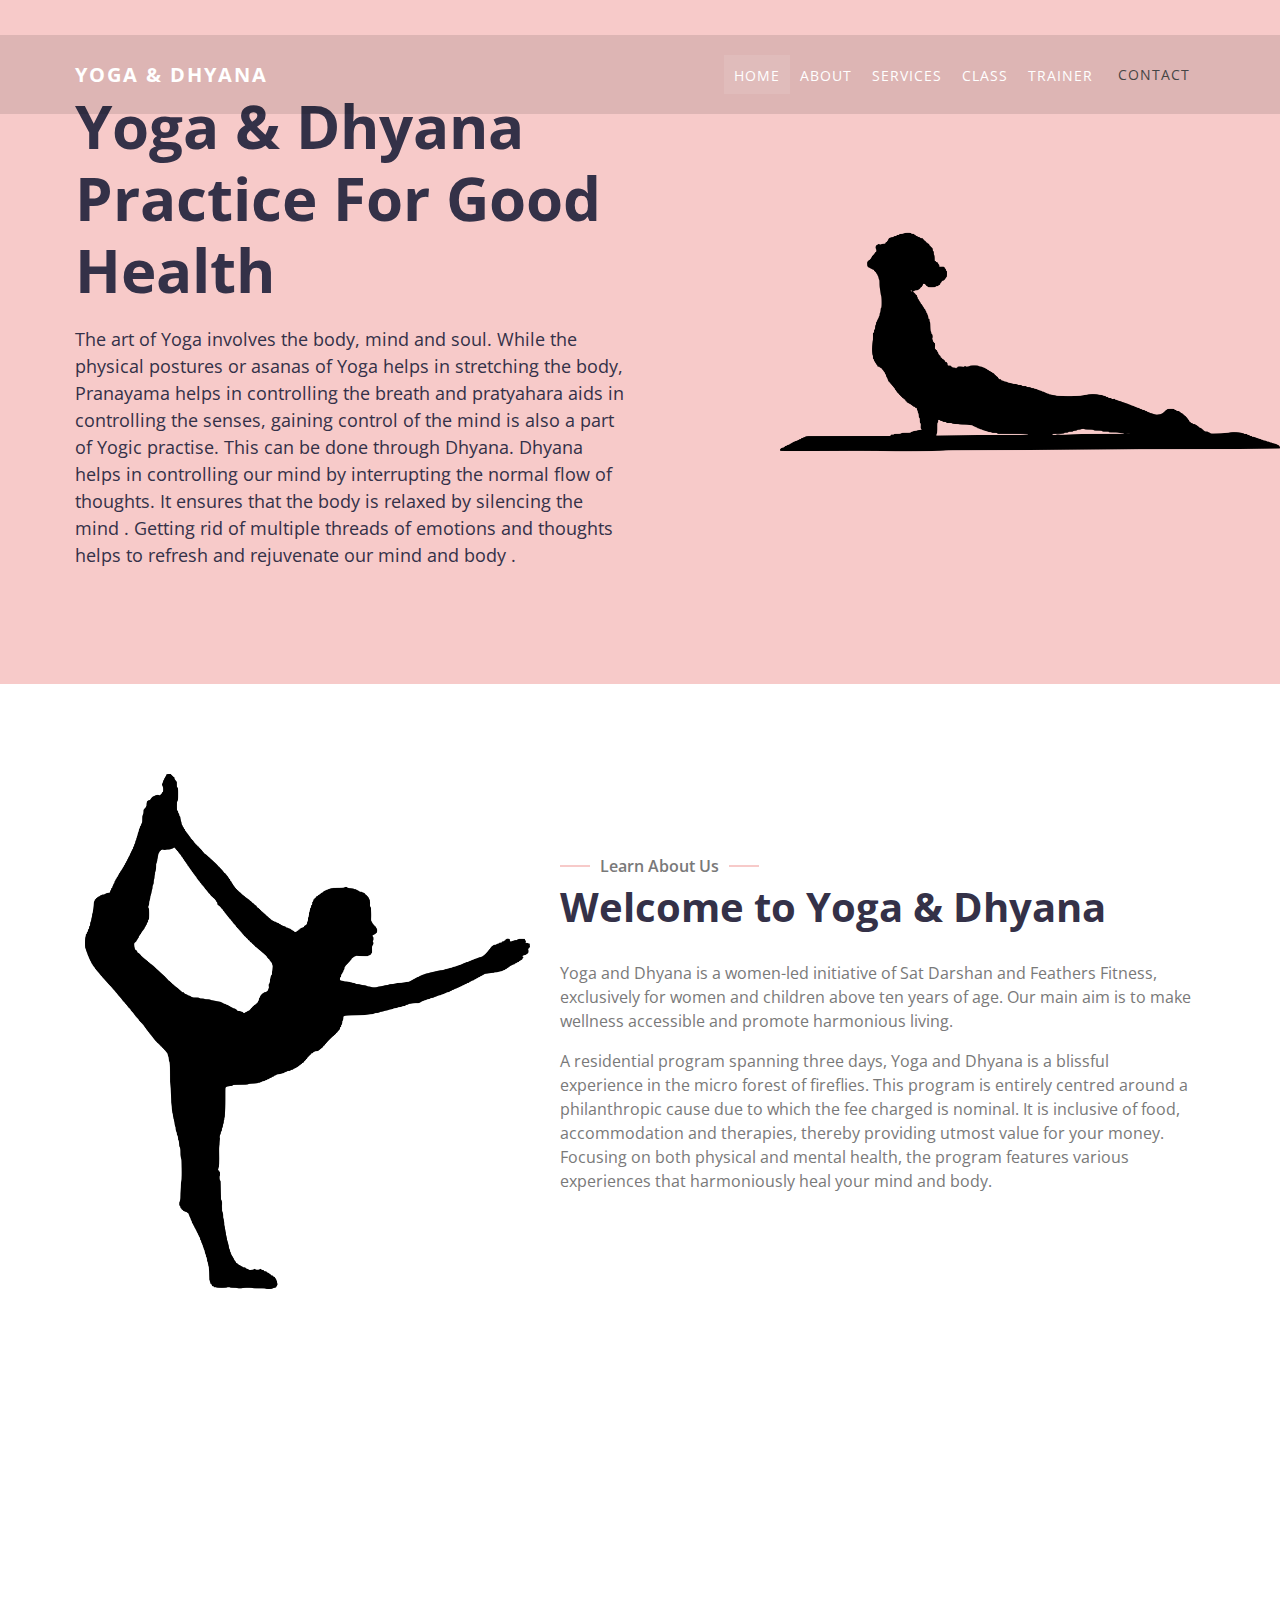
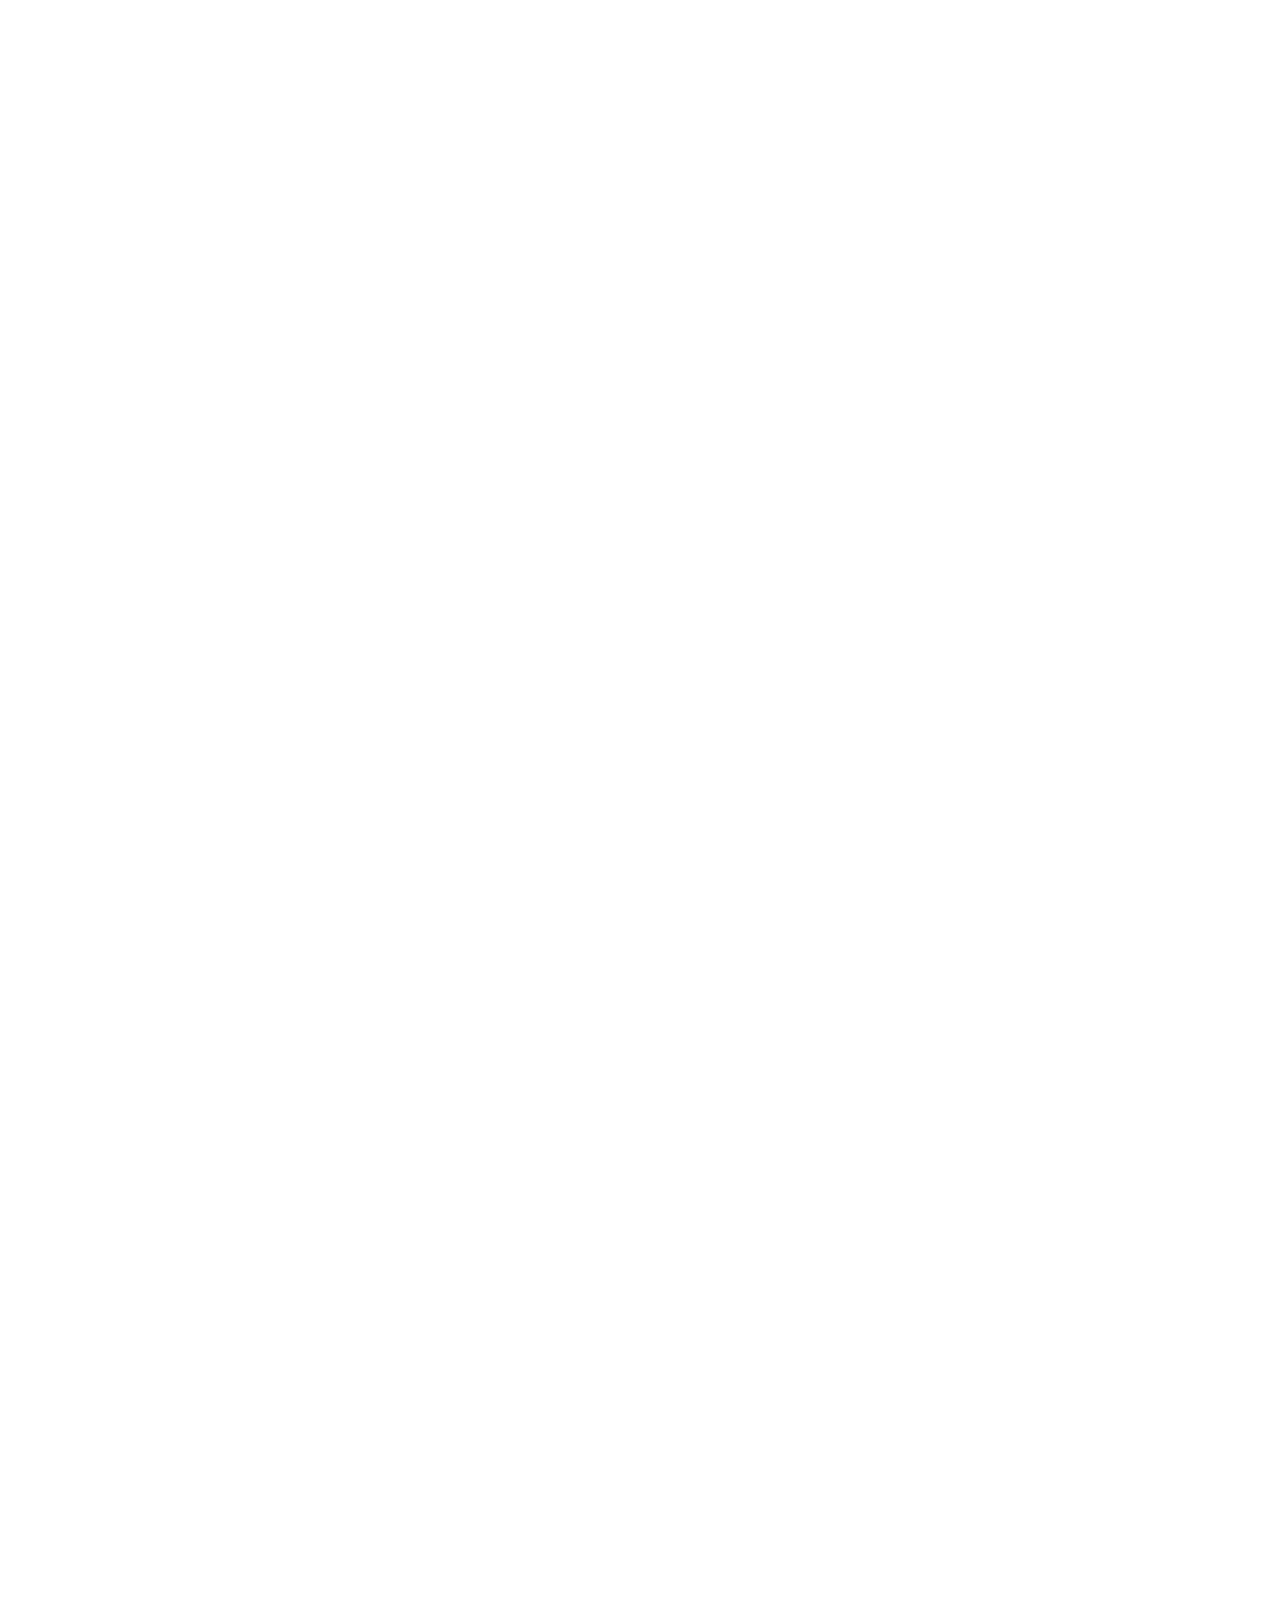
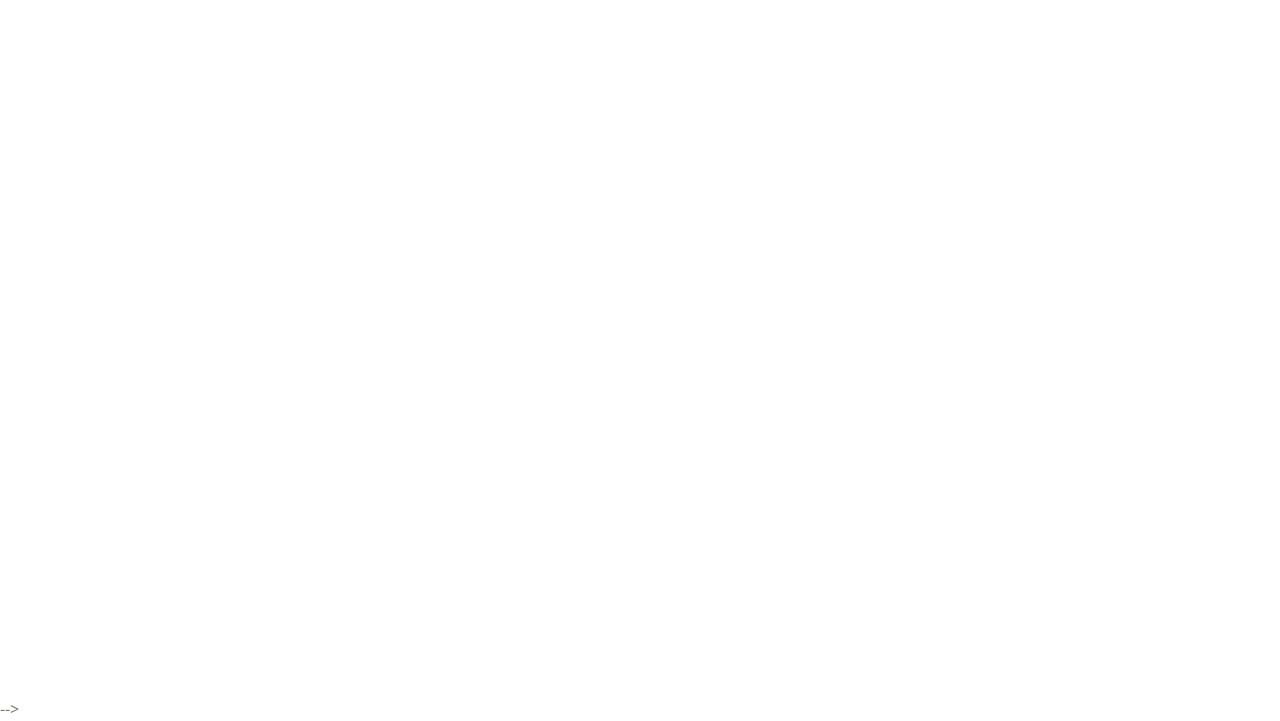
<file: index.html>
<!DOCTYPE html>
<html lang="en">

<head>
    <meta charset="utf-8">
    <title>Yoga & Dhyana</title>
    <meta content="width=device-width, initial-scale=1.0" name="viewport">
    <meta content="Free Website Template" name="keywords">
    <meta content="Free Website Template" name="description">

    <!-- Favicon -->
    <link href="img/favicon.ico" rel="icon">

    <!-- Google Font -->
    <link href="https://fonts.googleapis.com/css2?family=Open+Sans:wght@300;400;600;700;800&display=swap"
        rel="stylesheet">

    <!-- CSS Libraries -->
    <link href="https://stackpath.bootstrapcdn.com/bootstrap/4.4.1/css/bootstrap.min.css" rel="stylesheet">
    <link href="https://cdnjs.cloudflare.com/ajax/libs/font-awesome/5.10.0/css/all.min.css" rel="stylesheet">
    <link href="lib/animate/animate.min.css" rel="stylesheet">
    <link href="lib/flaticon/font/flaticon.css" rel="stylesheet">
    <link href="lib/owlcarousel/assets/owl.carousel.min.css" rel="stylesheet">
    <link href="lib/lightbox/css/lightbox.min.css" rel="stylesheet">

    <!-- Template Stylesheet -->
    <link href="css/style.css" rel="stylesheet">
</head>

<body>
    <!-- Top Bar Start -->
    <!-- <div class="top-bar d-none d-md-block">
        <div class="container-fluid">
            <div class="row">
                <div class="col-md-8">
                    <div class="top-bar-left">
                        <div class="text">
                            <i class="far fa-clock"></i>
                            <h2>8:00 - 9:00</h2>
                            <p>Mon - Fri</p>
                        </div>

                    </div>
                </div>
                <div class="col-md-4">
                    <div class="top-bar-right">
                        <div class="social">
                            <a href=""><i class="fab fa-twitter"></i></a>
                            <a href=""><i class="fab fa-facebook-f"></i></a>
                            <a href=""><i class="fab fa-linkedin-in"></i></a>
                            <a href=""><i class="fab fa-instagram"></i></a>
                        </div>
                    </div>
                </div>
            </div>
        </div>
    </div> -->
    <!-- Top Bar End -->

    <!-- Nav Bar Start -->
    <div class="navbar navbar-expand-lg bg-dark navbar-dark">
        <div class="container-fluid">
            <a href="index.html" class="navbar-brand">Yoga & Dhyana</a>
            <button type="button" class="navbar-toggler" data-toggle="collapse" data-target="#navbarCollapse">
                <span class="navbar-toggler-icon"></span>
            </button>

            <div class="collapse navbar-collapse justify-content-between" id="navbarCollapse">
                <div class="navbar-nav ml-auto">
                    <a href="index.html" class="nav-item nav-link active">Home</a>
                    <a href="#aboutRef" class="nav-item nav-link">About</a>
                    <a href="#servicesRef" class="nav-item nav-link">Services</a>
                    <!-- <a href="price.html" class="nav-item nav-link">Price</a> -->
                    <a href="class.html" class="nav-item nav-link">Class</a>
                    <a href="#trainersRef" class="nav-item nav-link">Trainer</a>
                    <!-- <a href="portfolio.html" class="nav-item nav-link">Pose</a> -->
                    <!-- <div class="nav-item dropdown">
                        <a href="#" class="nav-link dropdown-toggle" data-toggle="dropdown">Blog</a>
                        <div class="dropdown-menu">
                            <a href="blog.html" class="dropdown-item">Blog Grid</a>
                            <a href="single.html" class="dropdown-item">Blog Detail</a>
                        </div> -->
                    </div>
                    <a href="contact.html" class="nav-item nav-link">Contact</a>
                </div>
            </div>
        </div>
    </div>
    <!-- Nav Bar End -->


    <!-- Hero Start -->
    <div class="hero">
        <div class="container-fluid">
            <div class="row align-items-center">
                <div class="col-sm-12 col-md-6">
                    <div class="hero-text">
                        <h1>Yoga & Dhyana Practice For Good Health</h1>
                        <p>
                            The art of Yoga involves the body, mind and soul. 
                            While the physical postures or asanas of Yoga helps in stretching the body, Pranayama helps in controlling the breath and pratyahara aids in controlling the senses, 
                            gaining control of the mind is also a part of Yogic practise. 
                            This can be done through Dhyana. Dhyana helps in controlling our mind by interrupting the normal flow of thoughts. 
                            It ensures that the body is relaxed by silencing the mind . 
                            Getting rid of multiple threads of emotions and thoughts helps to refresh and rejuvenate our mind and body .
                        </p>
                        <div class="hero-btn">
                            <!-- <a class="btn" href="">Join Now</a> -->
                            <!-- <a class="btn" href="">Contact Us</a> -->
                        </div>
                    </div>
                </div>
                <div class="col-sm-12 col-md-6 d-none d-md-block">
                    <div class="hero-image">
                        <img src="img/hero.png" alt="Hero Image">
                    </div>
                </div>
            </div>
        </div>
    </div>
    <!-- Hero End -->


    <!-- About Start -->
    <div class="about wow fadeInUp" data-wow-delay="0.1s" id = "aboutRef">
        <div class="container">
            <div class="row align-items-center">
                <div class="col-lg-5 col-md-6">
                    <div class="about-img">
                        <img src="img/about.png" alt="Image">
                    </div>
                </div>
                <div class="col-lg-7 col-md-6">
                    <div class="section-header text-left">
                        <p>Learn About Us</p>
                        <h2>Welcome to Yoga & Dhyana</h2>
                    </div>
                    <div class="about-text">
                        <p>
                            Yoga and Dhyana is a women-led initiative of Sat Darshan and Feathers Fitness, exclusively for
                             women and children above ten years of age. Our main aim is to make wellness accessible and promote harmonious living.
                        </p>
                        <p>
                            A residential program spanning three days, Yoga and Dhyana is a blissful 
                            experience in the micro forest of fireflies. This program is entirely centred around a 
                            philanthropic cause due to which the fee charged is nominal. It is inclusive of food, accommodation and therapies, 
                            thereby providing utmost value for your money.  Focusing on both physical and mental health, the program features 
                            various experiences that harmoniously heal your mind and body.
                        </p>
                        <!-- <a class="btn" href="">Learn More</a> -->
                    </div>
                </div>
            </div>
        </div>
    </div>
    <!-- About End -->


    <!-- Service Start -->
    <div class="service" id = "servicesRef">
        <div class="container">
            <div class="section-header text-center wow zoomIn" data-wow-delay="0.1s">
                <p>What we do</p>
                <h2>Yoga For Health</h2>
            </div>
            <div class="row">
                <div class="col-lg-4 col-md-6 wow fadeInUp" data-wow-delay="0.0s">
                    <div class="service-item">
                        <div class="service-icon">
                            <i class="flaticon-workout"></i>
                        </div>
                        <h3>Heal emotions</h3>
                        <p>
                            Yoga and dhyana offers practices that unite the mind, 
                            body and spiritual allowing us to experience emotional contentment and relaxed awareness.
                        </p>
                    </div>
                </div>
                <div class="col-lg-4 col-md-6 wow fadeInUp" data-wow-delay="0.2s">
                    <div class="service-item active">
                        <div class="service-icon">
                            <i class="flaticon-workout-1"></i>
                        </div>
                        <h3>Body Refreshes</h3>
                        <p>
                            Lorem ipsum dolor sit amet elit. Phasellus nec pretium mi. Curabitur facilisis ornare velit
                            non
                        </p>
                    </div>
                </div>
                <div class="col-lg-4 col-md-6 wow fadeInUp" data-wow-delay="0.4s">
                    <div class="service-item">
                        <div class="service-icon">
                            <i class="flaticon-workout-2"></i>
                        </div>
                        <h3>Therapies</h3>
                        <p>
                            Lorem ipsum dolor sit amet elit. Phasellus nec pretium mi. Curabitur facilisis ornare velit
                            non
                        </p>
                    </div>
                </div>
                <div class="col-lg-4 col-md-6 wow fadeInUp" data-wow-delay="0.6s">
                    <div class="service-item">
                        <div class="service-icon">
                            <i class="flaticon-workout-3"></i>
                        </div>
                        <h3>Enjoy Your life</h3>
                        <p>
                            Lorem ipsum dolor sit amet elit. Phasellus nec pretium mi. Curabitur facilisis ornare velit
                            non
                        </p>
                    </div>
                </div>
                <div class="col-lg-4 col-md-6 wow fadeInUp" data-wow-delay="0.8s">
                    <div class="service-item">
                        <div class="service-icon">
                            <i class="flaticon-workout-4"></i>
                        </div>
                        <h3>Body & Spirituality</h3>
                        <p>
                            Lorem ipsum dolor sit amet elit. Phasellus nec pretium mi. Curabitur facilisis ornare velit
                            non
                        </p>
                    </div>
                </div>
                <div class="col-lg-4 col-md-6 wow fadeInUp" data-wow-delay="1s">
                    <div class="service-item">
                        <div class="service-icon">
                            <i class="flaticon-yoga-pose"></i>
                        </div>
                        <h3>Body & Mind</h3>
                        <p>
                            Lorem ipsum dolor sit amet elit. Phasellus nec pretium mi. Curabitur facilisis ornare velit
                            non
                        </p>
                    </div>
                </div>
            </div>
        </div>
    </div>
    <!-- Service End -->


    <!-- Class Start -->
    <!-- <div class="class">
        <div class="container">
            <div class="section-header text-center wow zoomIn" data-wow-delay="0.1s">
                <p>Our Classes</p>
                <h2>Yoga Class Shedule</h2>
            </div>
            <div class="row">
                <div class="col-12">
                    <ul id="class-filter">
                        <li data-filter="*" class="filter-active">All Classes</li>
                        <li data-filter=".filter-1">Pilates Yoga</li>
                        <li data-filter=".filter-2">Hatha Yoga</li>
                        <li data-filter=".filter-3">Vinyasa yoga</li>
                    </ul>
                </div>
            </div>
            <div class="row class-container">
                <div class="col-lg-4 col-md-6 col-sm-12 class-item filter-1 wow fadeInUp" data-wow-delay="0.0s">
                    <div class="class-wrap">
                        <div class="class-img">
                            <img src="img/class-1.jpg" alt="Image">
                        </div>
                        <div class="class-text">
                            <div class="class-teacher">
                                <img src="img/teacher-1.png" alt="Image">
                                <h3>Elise Moran</h3>
                                <a href="">+</a>
                            </div>
                            <h2>Pilates Yoga</h2>
                            <div class="class-meta">
                                <p><i class="far fa-calendar-alt"></i>Sun, Tue, Thu</p>
                                <p><i class="far fa-clock"></i>9:00 - 10:00</p>
                            </div>
                        </div>
                    </div>
                </div>
                <div class="col-lg-4 col-md-6 col-sm-12 class-item filter-2 wow fadeInUp" data-wow-delay="0.2s">
                    <div class="class-wrap">
                        <div class="class-img">
                            <img src="img/class-2.jpg" alt="Image">
                        </div>
                        <div class="class-text">
                            <div class="class-teacher">
                                <img src="img/teacher-2.png" alt="Image">
                                <h3>Kate Glover</h3>
                                <a href="">+</a>
                            </div>
                            <h2>Iyengar Yoga</h2>
                            <div class="class-meta">
                                <p><i class="far fa-calendar-alt"></i>Sun, Tue, Thu</p>
                                <p><i class="far fa-clock"></i>9:00 - 10:00</p>
                            </div>
                        </div>
                    </div>
                </div>
                <div class="col-lg-4 col-md-6 col-sm-12 class-item filter-3 wow fadeInUp" data-wow-delay="0.4s">
                    <div class="class-wrap">
                        <div class="class-img">
                            <img src="img/class-3.jpg" alt="Image">
                        </div>
                        <div class="class-text">
                            <div class="class-teacher">
                                <img src="img/teacher-3.png" alt="Image">
                                <h3>Elina Ekman</h3>
                                <a href="">+</a>
                            </div>
                            <h2>Ashtanga yoga</h2>
                            <div class="class-meta">
                                <p><i class="far fa-calendar-alt"></i>Sun, Tue, Thu</p>
                                <p><i class="far fa-clock"></i>9:00 - 10:00</p>
                            </div>
                        </div>
                    </div>
                </div>
                <div class="col-lg-4 col-md-6 col-sm-12 class-item filter-1 wow fadeInUp" data-wow-delay="0.6s">
                    <div class="class-wrap">
                        <div class="class-img">
                            <img src="img/class-4.jpg" alt="Image">
                        </div>
                        <div class="class-text">
                            <div class="class-teacher">
                                <img src="img/teacher-4.png" alt="Image">
                                <h3>Lilly Fry</h3>
                                <a href="">+</a>
                            </div>
                            <h2>Hatha Yoga</h2>
                            <div class="class-meta">
                                <p><i class="far fa-calendar-alt"></i>Sun, Tue, Thu</p>
                                <p><i class="far fa-clock"></i>9:00 - 10:00</p>
                            </div>
                        </div>
                    </div>
                </div>
                <div class="col-lg-4 col-md-6 col-sm-12 class-item filter-2 wow fadeInUp" data-wow-delay="0.8s">
                    <div class="class-wrap">
                        <div class="class-img">
                            <img src="img/class-5.jpg" alt="Image">
                        </div>
                        <div class="class-text">
                            <div class="class-teacher">
                                <img src="img/teacher-5.png" alt="Image">
                                <h3>Olivia Yates</h3>
                                <a href="">+</a>
                            </div>
                            <h2>Kundalini Yoga</h2>
                            <div class="class-meta">
                                <p><i class="far fa-calendar-alt"></i>Sun, Tue, Thu</p>
                                <p><i class="far fa-clock"></i>9:00 - 10:00</p>
                            </div>
                        </div>
                    </div>
                </div>
                <div class="col-lg-4 col-md-6 col-sm-12 class-item filter-3 wow fadeInUp" data-wow-delay="1s">
                    <div class="class-wrap">
                        <div class="class-img">
                            <img src="img/class-6.jpg" alt="Image">
                        </div>
                        <div class="class-text">
                            <div class="class-teacher">
                                <img src="img/teacher-6.png" alt="Image">
                                <h3>Millie Harper</h3>
                                <a href="">+</a>
                            </div>
                            <h2>Vinyasa yoga</h2>
                            <div class="class-meta">
                                <p><i class="far fa-calendar-alt"></i>Sun, Tue, Thu</p>
                                <p><i class="far fa-clock"></i>9:00 - 10:00</p>
                            </div>
                        </div>
                    </div>
                </div>
            </div>
        </div>
    </div> -->
    <!-- Class End -->


    <!-- Discount Start -->
    <!-- <div class="discount wow zoomIn" data-wow-delay="0.1s">
        <div class="container">
            <div class="section-header text-center">
                <p>Awesome Discount</p>
                <h2>Get <span>30%</span> Discount for all Classes</h2>
            </div>
            <div class="container discount-text">
                <p>
                    Lorem ipsum dolor sit amet, consectetur adipiscing elit. Phasellus nec pretium mi. Curabitur
                    facilisis ornare velit non vulputate. Aliquam metus tortor, auctor id gravida condimentum, viverra
                    quis sem. Curabitur non nisl nec nisi scelerisque maximus.
                </p>
                <a class="btn">Join Now</a>
            </div>
        </div>
    </div> -->
    <!-- Discount End -->


    <!-- Price Start -->
    <!-- <div class="price">
        <div class="container">
            <div class="section-header text-center wow zoomIn" data-wow-delay="0.1s">
                <p>Yoga Package</p>
                <h2>Yoga Pricing Plan</h2>
            </div>
            <div class="row">
                <div class="col-md-4 wow fadeInUp" data-wow-delay="0.0s">
                    <div class="price-item">
                        <div class="price-header">
                            <div class="price-title">
                                <h2>Basic</h2>
                            </div>
                            <div class="price-prices">
                                <h2><small>$</small>49<span>/ mo</span></h2>
                            </div>
                        </div>
                        <div class="price-body">
                            <div class="price-description">
                                <ul>
                                    <li>Personal Trainer</li>
                                    <li>Special Class</li>
                                    <li>Free Tutorials</li>
                                    <li>Group Training</li>
                                </ul>
                            </div>
                        </div>
                        <div class="price-footer">
                            <div class="price-action">
                                <a class="btn" href="">Join Now</a>
                            </div>
                        </div>
                    </div>
                </div>
                <div class="col-md-4 wow fadeInUp" data-wow-delay="0.3s">
                    <div class="price-item featured-item">
                        <div class="price-header">
                            <div class="price-status">
                                <span>Popular</span>
                            </div>
                            <div class="price-title">
                                <h2>Standard</h2>
                            </div>
                            <div class="price-prices">
                                <h2><small>$</small>99<span>/ mo</span></h2>
                            </div>
                        </div>
                        <div class="price-body">
                            <div class="price-description">
                                <ul>
                                    <li>Personal Trainer</li>
                                    <li>Special Class</li>
                                    <li>Free Tutorials</li>
                                    <li>Group Training</li>
                                </ul>
                            </div>
                        </div>
                        <div class="price-footer">
                            <div class="price-action">
                                <a class="btn" href="">Join Now</a>
                            </div>
                        </div>
                    </div>
                </div>
                <div class="col-md-4 wow fadeInUp" data-wow-delay="0.6s">
                    <div class="price-item">
                        <div class="price-header">
                            <div class="price-title">
                                <h2>Premium</h2>
                            </div>
                            <div class="price-prices">
                                <h2><small>$</small>149<span>/ mo</span></h2>
                            </div>
                        </div>
                        <div class="price-body">
                            <div class="price-description">
                                <ul>
                                    <li>Personal Trainer</li>
                                    <li>Special Class</li>
                                    <li>Free Tutorials</li>
                                    <li>Group Training</li>
                                </ul>
                            </div>
                        </div>
                        <div class="price-footer">
                            <div class="price-action">
                                <a class="btn" href="">Join Now</a>
                            </div>
                        </div>
                    </div>
                </div>
            </div>
        </div>
    </div> -->
    <!-- Price End -->


    <!-- Testimonial Start -->
    <div class="testimonial wow fadeInUp" data-wow-delay="0.1s">
        <div class="container">
            <div class="section-header text-center">
                <p>Testimonial</p>
                <h2>Our Client Say!</h2>
            </div>
            <div class="owl-carousel testimonials-carousel">
                <div class="testimonial-item">
                    <div class="testimonial-img">
                        <img src="img/testimonial-1.jpg" alt="Image">
                    </div>
                    <div class="testimonial-text">
                        <p>
                            Lorem ipsum dolor sit amet consec adipis elit. Etiam accums lacus eget velit tincid, quis
                            suscip justo dictum.
                        </p>
                        <h3>Customer Name</h3>
                        <h4>Profession</h4>
                    </div>
                </div>
                <div class="testimonial-item">
                    <div class="testimonial-img">
                        <img src="img/testimonial-2.jpg" alt="Image">
                    </div>
                    <div class="testimonial-text">
                        <p>
                            Lorem ipsum dolor sit amet consec adipis elit. Etiam accums lacus eget velit tincid, quis
                            suscip justo dictum.
                        </p>
                        <h3>Customer Name</h3>
                        <h4>Profession</h4>
                    </div>
                </div>
                <div class="testimonial-item">
                    <div class="testimonial-img">
                        <img src="img/testimonial-3.png" alt="Image">
                    </div>
                    <div class="testimonial-text">
                        <p>
                            Lorem ipsum dolor sit amet consec adipis elit. Etiam accums lacus eget velit tincid, quis
                            suscip justo dictum.
                        </p>
                        <h3>Customer Name</h3>
                        <h4>Profession</h4>
                    </div>
                </div>
                <div class="testimonial-item">
                    <div class="testimonial-img">
                        <img src="img/testimonial-4.png" alt="Image">
                    </div>
                    <div class="testimonial-text">
                        <p>
                            Lorem ipsum dolor sit amet consec adipis elit. Etiam accums lacus eget velit tincid, quis
                            suscip justo dictum.
                        </p>
                        <h3>Customer Name</h3>
                        <h4>Profession</h4>
                    </div>
                </div>
            </div>
        </div>
    </div>
    <!-- Testimonial End -->


    <!-- Team Start -->
    <div class="team" id="trainersRef">
        <div class="container">
            <div class="section-header text-center wow zoomIn" data-wow-delay="0.1s">
                <p>Yoga Trainer</p>
                <h2>Expert Yoga Trainer</h2>
            </div>
            <div class="row">
                <div class="col-lg-3 col-md-6 wow fadeInUp" data-wow-delay="0.0s">
                    <div class="team-item">
                        <div class="team-img">
                            <img src="img/team-1.png" alt="Image">
                            <div class="team-social">
                                <a href=""><i class="fab fa-twitter"></i></a>
                                <a href=""><i class="fab fa-facebook-f"></i></a>
                                <a href=""><i class="fab fa-linkedin-in"></i></a>
                                <a href=""><i class="fab fa-instagram"></i></a>
                            </div>
                        </div>
                        <div class="team-text">
                            <h2>Saleeka Shahul</h2>
                            <p>Yoga Teacher</p>
                        </div>
                    </div>
                </div>
                <!-- <div class="col-lg-3 col-md-6 wow fadeInUp" data-wow-delay="0.2s">
                    <div class="team-item">
                        <div class="team-img">
                            <img src="img/team-2.jpg" alt="Image">
                            <div class="team-social">
                                <a href=""><i class="fab fa-twitter"></i></a>
                                <a href=""><i class="fab fa-facebook-f"></i></a>
                                <a href=""><i class="fab fa-linkedin-in"></i></a>
                                <a href=""><i class="fab fa-instagram"></i></a>
                            </div>
                        </div>
                        <div class="team-text">
                            <h2>Lilly Fry</h2>
                            <p>Yoga Teacher</p>
                        </div>
                    </div>
                </div> -->
                <!-- <div class="col-lg-3 col-md-6 wow fadeInUp" data-wow-delay="0.4s">
                    <div class="team-item">
                        <div class="team-img">
                            <img src="img/team-3.jpg" alt="Image">
                            <div class="team-social">
                                <a href=""><i class="fab fa-twitter"></i></a>
                                <a href=""><i class="fab fa-facebook-f"></i></a>
                                <a href=""><i class="fab fa-linkedin-in"></i></a>
                                <a href=""><i class="fab fa-instagram"></i></a>
                            </div>
                        </div>
                        <div class="team-text">
                            <h2>Elise Moran</h2>
                            <p>Yoga Teacher</p>
                        </div>
                    </div>
                </div> -->
                <div class="col-lg-3 col-md-6 wow fadeInUp" data-wow-delay="0.6s">
                    <div class="team-item">
                        <div class="team-img">
                            <img src="img/team-4.png" alt="Image">
                            <div class="team-social">
                                <a href=""><i class="fab fa-twitter"></i></a>
                                <a href=""><i class="fab fa-facebook-f"></i></a>
                                <a href=""><i class="fab fa-linkedin-in"></i></a>
                                <a href=""><i class="fab fa-instagram"></i></a>
                            </div>
                        </div>
                        <div class="team-text">
                            <h2>Anand Kumar</h2>
                            <p>Yoga Teacher</p>
                        </div>
                    </div>
                </div>
            </div>
        </div>
    </div>
    <!-- Team End -->


    <!-- Blog Start -->
    <!-- <div class="blog">
        <div class="container">
            <div class="section-header text-center wow zoomIn" data-wow-delay="0.1s">
                <p>From Blog</p>
                <h2>Latest Yoga Articles</h2>
            </div>
            <div class="owl-carousel blog-carousel wow fadeInUp" data-wow-delay="0.1s">
                <div class="blog-item">
                    <div class="blog-img">
                        <img src="img/blog-1.jpg" alt="Blog">
                    </div>
                    <div class="blog-text">
                        <h2>Lorem ipsum dolor</h2>
                        <div class="blog-meta">
                            <p><i class="far fa-list-alt"></i>Body Fitness</p>
                            <p><i class="far fa-calendar-alt"></i>01-Jan-2045</p>
                            <p><i class="far fa-comments"></i>5</p>
                        </div>
                        <p>
                            Lorem ipsum dolor sit amet elit. Neca pretim miura bitur facili ornare velit non vulpte
                            liqum metus tortor
                        </p>
                        <a class="btn" href="">Read More <i class="fa fa-angle-right"></i></a>
                    </div>
                </div>
                <div class="blog-item">
                    <div class="blog-img">
                        <img src="img/blog-2.jpg" alt="Blog">
                    </div>
                    <div class="blog-text">
                        <h2>Lorem ipsum dolor</h2>
                        <div class="blog-meta">
                            <p><i class="far fa-list-alt"></i>Body Fitness</p>
                            <p><i class="far fa-calendar-alt"></i>01-Jan-2045</p>
                            <p><i class="far fa-comments"></i>5</p>
                        </div>
                        <p>
                            Lorem ipsum dolor sit amet elit. Neca pretim miura bitur facili ornare velit non vulpte
                            liqum metus tortor
                        </p>
                        <a class="btn" href="">Read More <i class="fa fa-angle-right"></i></a>
                    </div>
                </div>
                <div class="blog-item">
                    <div class="blog-img">
                        <img src="img/blog-3.jpg" alt="Blog">
                    </div>
                    <div class="blog-text">
                        <h2>Lorem ipsum dolor</h2>
                        <div class="blog-meta">
                            <p><i class="far fa-list-alt"></i>Body Fitness</p>
                            <p><i class="far fa-calendar-alt"></i>01-Jan-2045</p>
                            <p><i class="far fa-comments"></i>5</p>
                        </div>
                        <p>
                            Lorem ipsum dolor sit amet elit. Neca pretim miura bitur facili ornare velit non vulpte
                            liqum metus tortor
                        </p>
                        <a class="btn" href="">Read More <i class="fa fa-angle-right"></i></a>
                    </div>
                </div>
                <div class="blog-item">
                    <div class="blog-img">
                        <img src="img/blog-4.jpg" alt="Blog">
                    </div>
                    <div class="blog-text">
                        <h2>Lorem ipsum dolor</h2>
                        <div class="blog-meta">
                            <p><i class="far fa-list-alt"></i>Body Fitness</p>
                            <p><i class="far fa-calendar-alt"></i>01-Jan-2045</p>
                            <p><i class="far fa-comments"></i>5</p>
                        </div>
                        <p>
                            Lorem ipsum dolor sit amet elit. Neca pretim miura bitur facili ornare velit non vulpte
                            liqum metus tortor
                        </p>
                        <a class="btn" href="">Read More <i class="fa fa-angle-right"></i></a>
                    </div>
                </div>
                <div class="blog-item">
                    <div class="blog-img">
                        <img src="img/blog-5.jpg" alt="Blog">
                    </div>
                    <div class="blog-text">
                        <h2>Lorem ipsum dolor</h2>
                        <div class="blog-meta">
                            <p><i class="far fa-list-alt"></i>Body Fitness</p>
                            <p><i class="far fa-calendar-alt"></i>01-Jan-2045</p>
                            <p><i class="far fa-comments"></i>5</p>
                        </div>
                        <p>
                            Lorem ipsum dolor sit amet elit. Neca pretim miura bitur facili ornare velit non vulpte
                            liqum metus tortor
                        </p>
                        <a class="btn" href="">Read More <i class="fa fa-angle-right"></i></a>
                    </div>
                </div>
                <div class="blog-item">
                    <div class="blog-img">
                        <img src="img/blog-6.jpg" alt="Blog">
                    </div>
                    <div class="blog-text">
                        <h2>Lorem ipsum dolor</h2>
                        <div class="blog-meta">
                            <p><i class="far fa-list-alt"></i>Body Fitness</p>
                            <p><i class="far fa-calendar-alt"></i>01-Jan-2045</p>
                            <p><i class="far fa-comments"></i>5</p>
                        </div>
                        <p>
                            Lorem ipsum dolor sit amet elit. Neca pretim miura bitur facili ornare velit non vulpte
                            liqum metus tortor
                        </p>
                        <a class="btn" href="">Read More <i class="fa fa-angle-right"></i></a>
                    </div>
                </div>
            </div>
        </div>
    </div>
    <!-- Blog End -->


    <!-- Footer Start -->
    <div class="footer wow fadeIn" data-wow-delay="0.3s">
        <div class="container-fluid">
            <div class="container">
                <div class="footer-info">
                    <a href="index.html" class="footer-logo">Yoga & Dhyana</a>
                    <h3>Kovaipudur, Coimbatore</h3>
                    <div class="footer-menu">
                        <p>+012 345 67890</p>
                        <p>info@example.com</p>
                    </div>
                    <div class="footer-social">
                        <a href=""><i class="fab fa-twitter"></i></a>
                        <a href=""><i class="fab fa-facebook-f"></i></a>
                        <a href=""><i class="fab fa-youtube"></i></a>
                        <a href=""><i class="fab fa-instagram"></i></a>
                        <a href=""><i class="fab fa-linkedin-in"></i></a>
                    </div>
                </div>
            </div>
            <div class="container copyright">
                <div class="row">
                    <div class="col-md-6">
                        <p>&copy; <a href="#">Your Site Name</a>, All Right Reserved.</p>
                    </div>
                    <div class="col-md-6">
                        <p>Designed By <a href="https://htmlcodex.com">HTML Codex</a></p>
                    </div>
                </div>
            </div>
        </div>
    </div> -->
    <!-- Footer End -->

    <a href="#" class="back-to-top"><i class="fa fa-chevron-up"></i></a>

    <!-- JavaScript Libraries -->
    <script src="https://code.jquery.com/jquery-3.4.1.min.js"></script>
    <script src="https://stackpath.bootstrapcdn.com/bootstrap/4.4.1/js/bootstrap.bundle.min.js"></script>
    <script src="lib/easing/easing.min.js"></script>
    <script src="lib/wow/wow.min.js"></script>
    <script src="lib/owlcarousel/owl.carousel.min.js"></script>
    <script src="lib/isotope/isotope.pkgd.min.js"></script>
    <script src="lib/lightbox/js/lightbox.min.js"></script>

    <!-- Contact Javascript File -->
    <script src="mail/jqBootstrapValidation.min.js"></script>
    <script src="mail/contact.js"></script>

    <!-- Template Javascript -->
    <script src="js/main.js"></script>
</body>

</html>
</file>
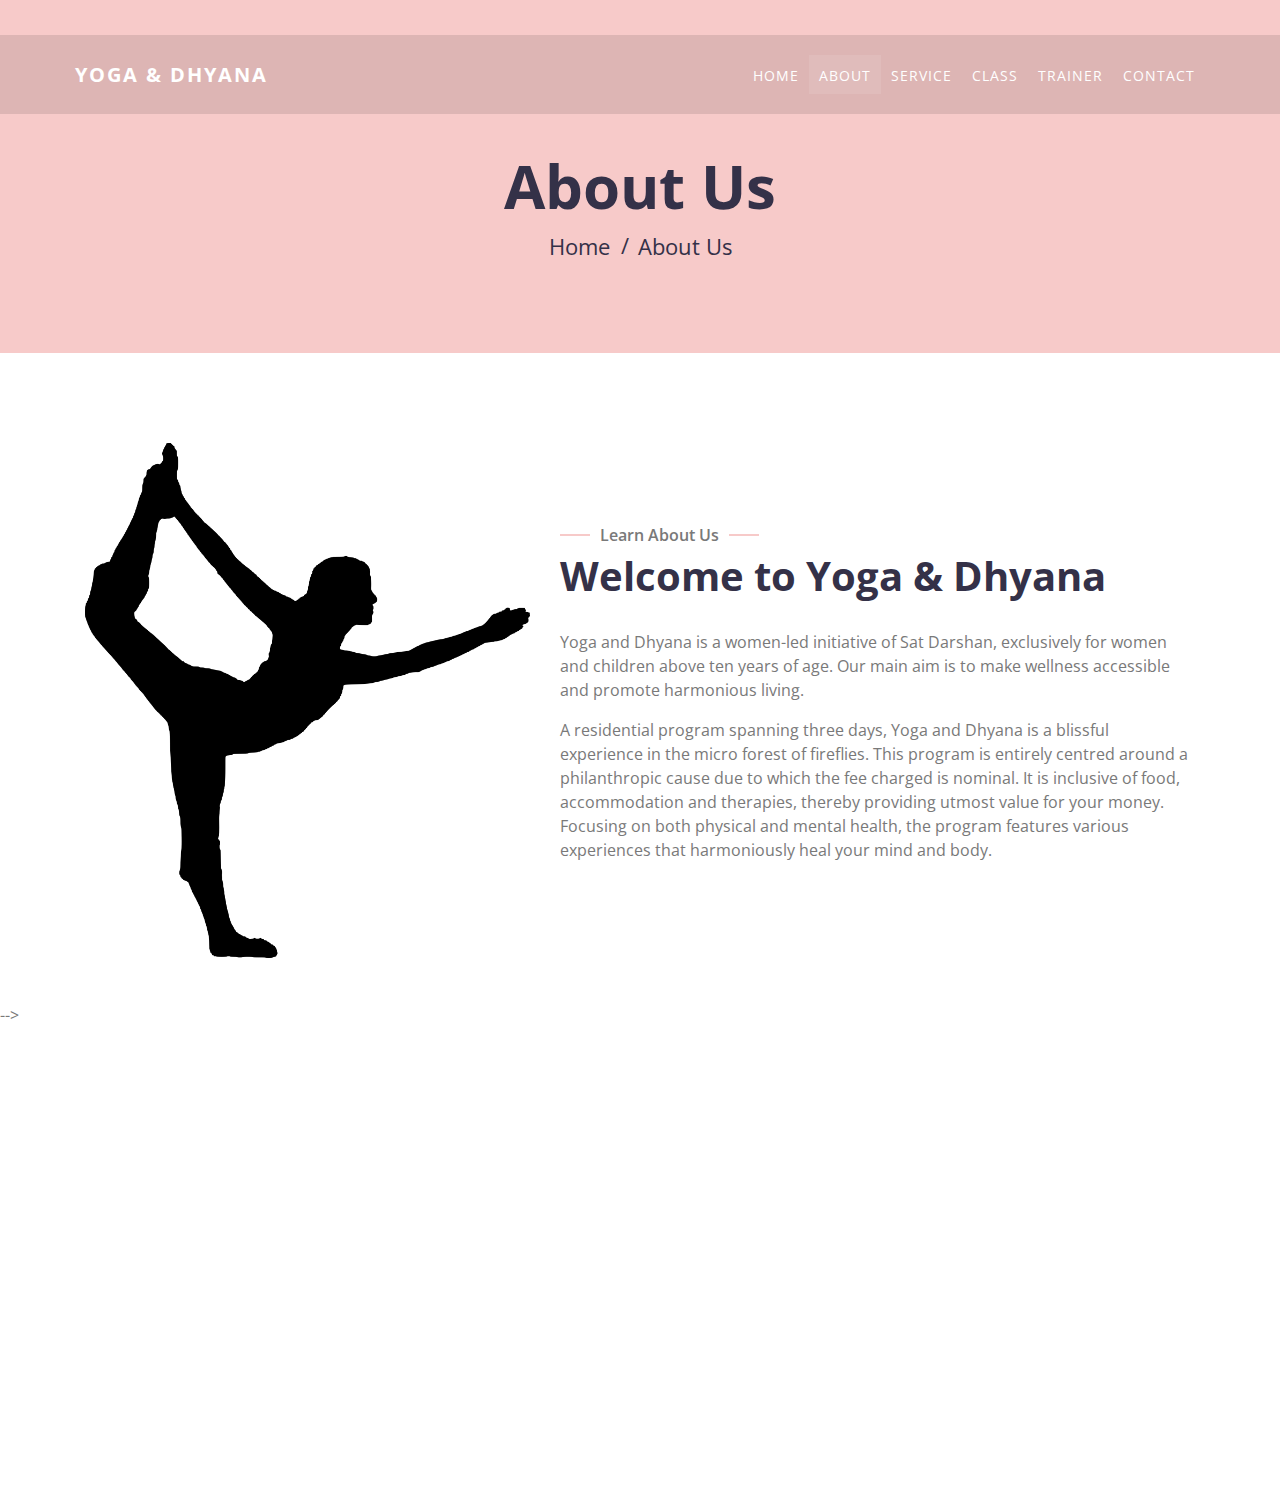
<file: about.html>
<!DOCTYPE html>
<html lang="en">
    <head>
        <meta charset="utf-8">
        <title>About - Yoga & Dhyana</title>
        <meta content="width=device-width, initial-scale=1.0" name="viewport">
        <meta content="Free Website Template" name="keywords">
        <meta content="Free Website Template" name="description">

        <!-- Favicon -->
        <link href="img/favicon.ico" rel="icon">

        <!-- Google Font -->
        <link href="https://fonts.googleapis.com/css2?family=Open+Sans:wght@300;400;600;700;800&display=swap" rel="stylesheet">

        <!-- CSS Libraries -->
        <link href="https://stackpath.bootstrapcdn.com/bootstrap/4.4.1/css/bootstrap.min.css" rel="stylesheet">
        <link href="https://cdnjs.cloudflare.com/ajax/libs/font-awesome/5.10.0/css/all.min.css" rel="stylesheet">
        <link href="lib/animate/animate.min.css" rel="stylesheet">
        <link href="lib/flaticon/font/flaticon.css" rel="stylesheet"> 
        <link href="lib/owlcarousel/assets/owl.carousel.min.css" rel="stylesheet">
        <link href="lib/lightbox/css/lightbox.min.css" rel="stylesheet">

        <!-- Template Stylesheet -->
        <link href="css/style.css" rel="stylesheet">
    </head>

    <body>
        <!-- Top Bar Start -->
        <!-- <div class="top-bar d-none d-md-block">
            <div class="container-fluid">
                <div class="row">
                    <div class="col-md-8">
                        <div class="top-bar-left">
                            <div class="text">
                                <i class="far fa-clock"></i>
                                <h2>8:00 - 9:00</h2>
                                <p>Mon - Fri</p>
                            </div>
                            <div class="text">
                                <i class="fa fa-phone-alt"></i>
                                <h2>+123 456 7890</h2>
                                <p>For Appointment</p>
                            </div>
                        </div>
                    </div>
                    <div class="col-md-4">
                        <div class="top-bar-right">
                            <div class="social">
                                <a href=""><i class="fab fa-twitter"></i></a>
                                <a href=""><i class="fab fa-facebook-f"></i></a>
                                <a href=""><i class="fab fa-linkedin-in"></i></a>
                                <a href=""><i class="fab fa-instagram"></i></a>
                            </div>
                        </div>
                    </div>
                </div>
            </div>
        </div> -->
        <!-- Top Bar End -->

        <!-- Nav Bar Start -->
        <div class="navbar navbar-expand-lg bg-dark navbar-dark">
            <div class="container-fluid">
                <a href="index.html" class="navbar-brand">Yoga & Dhyana</a>
                <button type="button" class="navbar-toggler" data-toggle="collapse" data-target="#navbarCollapse">
                    <span class="navbar-toggler-icon"></span>
                </button>

                <div class="collapse navbar-collapse justify-content-between" id="navbarCollapse">
                    <div class="navbar-nav ml-auto">
                        <a href="index.html" class="nav-item nav-link">Home</a>
                        <a href="about.html" class="nav-item nav-link active">About</a>
                        <a href="service.html" class="nav-item nav-link">Service</a>
                        <!-- <a href="price.html" class="nav-item nav-link">Price</a> -->
                        <a href="class.html" class="nav-item nav-link">Class</a>
                        <a href="team.html" class="nav-item nav-link">Trainer</a>
                        <!-- <a href="portfolio.html" class="nav-item nav-link">Pose</a> -->
                        <!-- <div class="nav-item dropdown">
                            <a href="#" class="nav-link dropdown-toggle" data-toggle="dropdown">Blog</a>
                            <div class="dropdown-menu">
                                <a href="blog.html" class="dropdown-item">Blog Grid</a>
                                <a href="single.html" class="dropdown-item">Blog Detail</a>
                            </div>
                        </div> -->
                        <a href="contact.html" class="nav-item nav-link">Contact</a>
                    </div>
                </div>
            </div>
        </div>
        <!-- Nav Bar End -->


        <!-- Page Header Start -->
        <div class="page-header">
            <div class="container">
                <div class="row">
                    <div class="col-12">
                        <h2>About Us</h2>
                    </div>
                    <div class="col-12">
                        <a href="">Home</a>
                        <a href="">About Us</a>
                    </div>
                </div>
            </div>
        </div>
        <!-- Page Header End -->


        <!-- About Start -->
        <div class="about wow fadeInUp" data-wow-delay="0.1s">
            <div class="container">
                <div class="row align-items-center">
                    <div class="col-lg-5 col-md-6">
                        <div class="about-img">
                            <img src="img/about.png" alt="Image">
                        </div>
                    </div>
                    <div class="col-lg-7 col-md-6">
                        <div class="section-header text-left">
                            <p>Learn About Us</p>
                            <h2>Welcome to Yoga & Dhyana</h2>
                        </div>
                        <div class="about-text">
                            <p>
                                Yoga and Dhyana is a women-led initiative of Sat Darshan, exclusively for
                             women and children above ten years of age. Our main aim is to make wellness accessible and promote harmonious living.
                            </p>
                            <p>
                                A residential program spanning three days, Yoga and Dhyana is a blissful 
                                experience in the micro forest of fireflies. This program is entirely centred around a 
                                philanthropic cause due to which the fee charged is nominal. It is inclusive of food, accommodation and therapies, 
                                thereby providing utmost value for your money.  Focusing on both physical and mental health, the program features 
                                various experiences that harmoniously heal your mind and body.
                            </p>
                            <!-- <a class="btn" href="">Learn More</a> -->
                        </div>
                    </div>
                </div>
            </div>
        </div>
        <!-- About End -->


        <!-- Team Start -->
        <!-- <div class="team">
            <div class="container">
                <div class="section-header text-center wow zoomIn" data-wow-delay="0.1s">
                    <p>Yoga Trainer</p>
                    <h2>Expert Yoga Trainer</h2>
                </div>
                <div class="row">
                    <div class="col-lg-3 col-md-6 wow fadeInUp" data-wow-delay="0.0s">
                        <div class="team-item">
                            <div class="team-img">
                                <img src="img/team-1.png" alt="Image">
                                <div class="team-social">
                                    <a href=""><i class="fab fa-twitter"></i></a>
                                    <a href=""><i class="fab fa-facebook-f"></i></a>
                                    <a href=""><i class="fab fa-linkedin-in"></i></a>
                                    <a href=""><i class="fab fa-instagram"></i></a>
                                </div>
                            </div>
                            <div class="team-text">
                                <h2>Saleeka Shahul</h2>
                                <p>Yoga Teacher</p>
                            </div>
                        </div>
                    </div>
                    <!-- <div class="col-lg-3 col-md-6 wow fadeInUp" data-wow-delay="0.2s">
                        <div class="team-item">
                            <div class="team-img">
                                <img src="img/team-2.jpg" alt="Image">
                                <div class="team-social">
                                    <a href=""><i class="fab fa-twitter"></i></a>
                                    <a href=""><i class="fab fa-facebook-f"></i></a>
                                    <a href=""><i class="fab fa-linkedin-in"></i></a>
                                    <a href=""><i class="fab fa-instagram"></i></a>
                                </div>
                            </div>
                            <div class="team-text">
                                <h2>Lilly Fry</h2>
                                <p>Yoga Teacher</p>
                            </div>
                        </div>
                    </div>
                    <div class="col-lg-3 col-md-6 wow fadeInUp" data-wow-delay="0.4s">
                        <div class="team-item">
                            <div class="team-img">
                                <img src="img/team-3.jpg" alt="Image">
                                <div class="team-social">
                                    <a href=""><i class="fab fa-twitter"></i></a>
                                    <a href=""><i class="fab fa-facebook-f"></i></a>
                                    <a href=""><i class="fab fa-linkedin-in"></i></a>
                                    <a href=""><i class="fab fa-instagram"></i></a>
                                </div>
                            </div>
                            <div class="team-text">
                                <h2>Elise Moran</h2>
                                <p>Yoga Teacher</p>
                            </div>
                        </div>
                    </div>
                    <div class="col-lg-3 col-md-6 wow fadeInUp" data-wow-delay="0.6s">
                        <div class="team-item">
                            <div class="team-img">
                                <img src="img/team-4.jpg" alt="Image">
                                <div class="team-social">
                                    <a href=""><i class="fab fa-twitter"></i></a>
                                    <a href=""><i class="fab fa-facebook-f"></i></a>
                                    <a href=""><i class="fab fa-linkedin-in"></i></a>
                                    <a href=""><i class="fab fa-instagram"></i></a>
                                </div>
                            </div>
                            <div class="team-text">
                                <h2>Kate Glover</h2>
                                <p>Yoga Teacher</p>
                            </div>
                        </div>
                    </div> -->
                </div>
            </div>
        </div> -->
        <!-- Team End -->


        <!-- Footer Start -->
        <div class="footer wow fadeIn" data-wow-delay="0.3s">
            <div class="container-fluid">
                <div class="container">
                    <div class="footer-info">
                        <a href="index.html" class="footer-logo">Yoga & Dhyana</a>
                        <h3>Kovaipudur, Coimbatore</h3>
                        <div class="footer-menu">
                            <p>+012 345 67890</p>
                            <p>info@example.com</p>
                        </div>
                        <div class="footer-social">
                            <a href=""><i class="fab fa-twitter"></i></a>
                            <a href=""><i class="fab fa-facebook-f"></i></a>
                            <a href=""><i class="fab fa-youtube"></i></a>
                            <a href=""><i class="fab fa-instagram"></i></a>
                            <a href=""><i class="fab fa-linkedin-in"></i></a>
                        </div>
                    </div>
                </div>
                <div class="container copyright">
                    <div class="row">
                        <div class="col-md-6">
                            <p>&copy; <a href="#">Your Site Name</a>, All Right Reserved.</p>
                        </div>
                        <div class="col-md-6">
                            <p>Designed By <a href="https://htmlcodex.com">HTML Codex</a></p>
                        </div>
                    </div>
                </div>
            </div>
        </div>
        <!-- Footer End -->

        <a href="#" class="back-to-top"><i class="fa fa-chevron-up"></i></a>

        <!-- JavaScript Libraries -->
        <script src="https://code.jquery.com/jquery-3.4.1.min.js"></script>
        <script src="https://stackpath.bootstrapcdn.com/bootstrap/4.4.1/js/bootstrap.bundle.min.js"></script>
        <script src="lib/easing/easing.min.js"></script>
        <script src="lib/wow/wow.min.js"></script>
        <script src="lib/owlcarousel/owl.carousel.min.js"></script>
        <script src="lib/isotope/isotope.pkgd.min.js"></script>
        <script src="lib/lightbox/js/lightbox.min.js"></script>
        
        <!-- Contact Javascript File -->
        <script src="mail/jqBootstrapValidation.min.js"></script>
        <script src="mail/contact.js"></script>

        <!-- Template Javascript -->
        <script src="js/main.js"></script>
    </body>
</html>
</file>
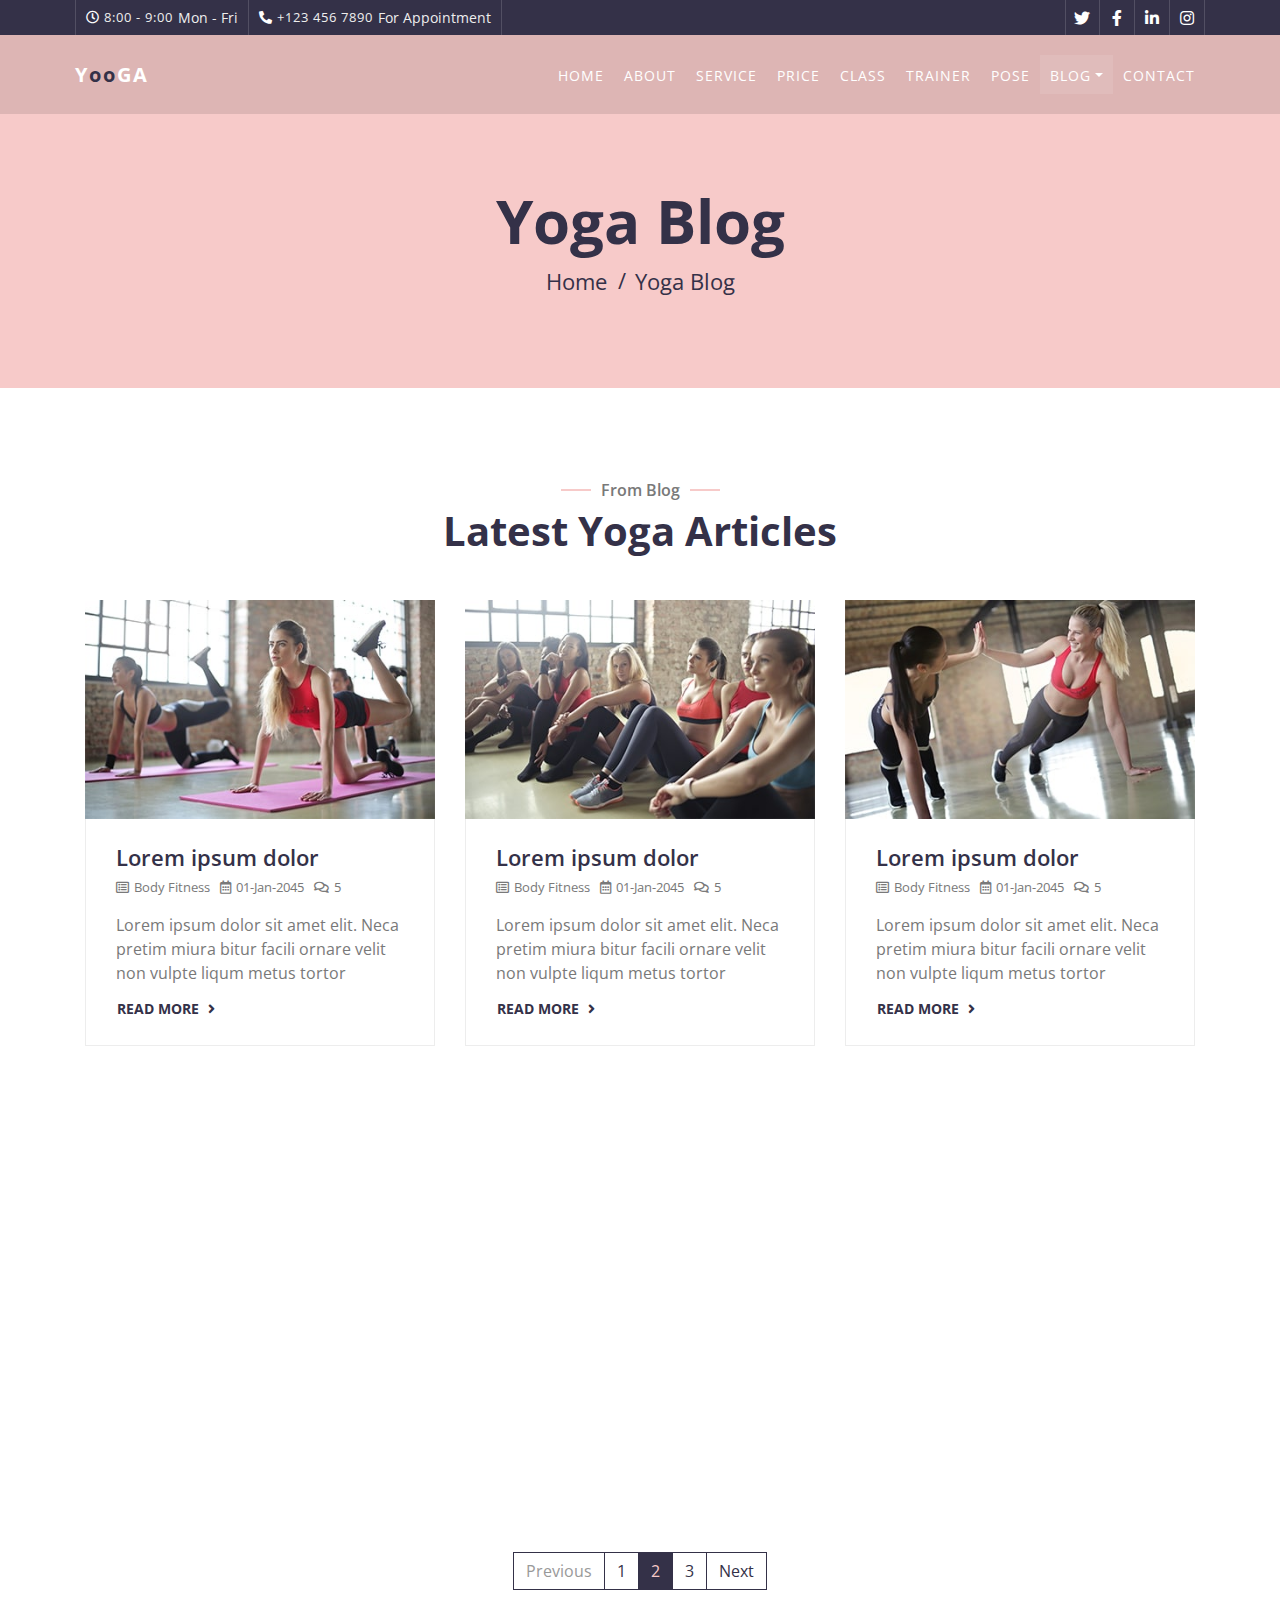
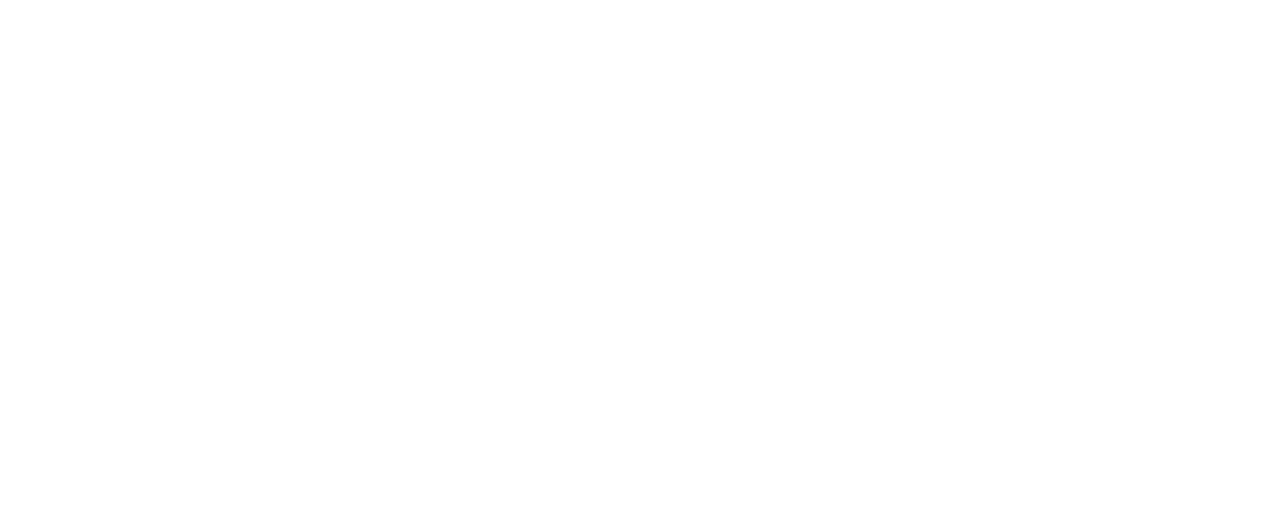
<file: blog.html>
<!DOCTYPE html>
<html lang="en">
    <head>
        <meta charset="utf-8">
        <title>YOOGA - Free Yoga Website Template</title>
        <meta content="width=device-width, initial-scale=1.0" name="viewport">
        <meta content="Free Website Template" name="keywords">
        <meta content="Free Website Template" name="description">

        <!-- Favicon -->
        <link href="img/favicon.ico" rel="icon">

        <!-- Google Font -->
        <link href="https://fonts.googleapis.com/css2?family=Open+Sans:wght@300;400;600;700;800&display=swap" rel="stylesheet">

        <!-- CSS Libraries -->
        <link href="https://stackpath.bootstrapcdn.com/bootstrap/4.4.1/css/bootstrap.min.css" rel="stylesheet">
        <link href="https://cdnjs.cloudflare.com/ajax/libs/font-awesome/5.10.0/css/all.min.css" rel="stylesheet">
        <link href="lib/animate/animate.min.css" rel="stylesheet">
        <link href="lib/flaticon/font/flaticon.css" rel="stylesheet"> 
        <link href="lib/owlcarousel/assets/owl.carousel.min.css" rel="stylesheet">
        <link href="lib/lightbox/css/lightbox.min.css" rel="stylesheet">

        <!-- Template Stylesheet -->
        <link href="css/style.css" rel="stylesheet">
    </head>

    <body>
        <!-- Top Bar Start -->
        <div class="top-bar d-none d-md-block">
            <div class="container-fluid">
                <div class="row">
                    <div class="col-md-8">
                        <div class="top-bar-left">
                            <div class="text">
                                <i class="far fa-clock"></i>
                                <h2>8:00 - 9:00</h2>
                                <p>Mon - Fri</p>
                            </div>
                            <div class="text">
                                <i class="fa fa-phone-alt"></i>
                                <h2>+123 456 7890</h2>
                                <p>For Appointment</p>
                            </div>
                        </div>
                    </div>
                    <div class="col-md-4">
                        <div class="top-bar-right">
                            <div class="social">
                                <a href=""><i class="fab fa-twitter"></i></a>
                                <a href=""><i class="fab fa-facebook-f"></i></a>
                                <a href=""><i class="fab fa-linkedin-in"></i></a>
                                <a href=""><i class="fab fa-instagram"></i></a>
                            </div>
                        </div>
                    </div>
                </div>
            </div>
        </div>
        <!-- Top Bar End -->

        <!-- Nav Bar Start -->
        <div class="navbar navbar-expand-lg bg-dark navbar-dark">
            <div class="container-fluid">
                <a href="index.html" class="navbar-brand">Y<span>oo</span>ga</a>
                <button type="button" class="navbar-toggler" data-toggle="collapse" data-target="#navbarCollapse">
                    <span class="navbar-toggler-icon"></span>
                </button>

                <div class="collapse navbar-collapse justify-content-between" id="navbarCollapse">
                    <div class="navbar-nav ml-auto">
                        <a href="index.html" class="nav-item nav-link">Home</a>
                        <a href="about.html" class="nav-item nav-link">About</a>
                        <a href="service.html" class="nav-item nav-link">Service</a>
                        <a href="price.html" class="nav-item nav-link">Price</a>
                        <a href="class.html" class="nav-item nav-link">Class</a>
                        <a href="team.html" class="nav-item nav-link">Trainer</a>
                        <a href="portfolio.html" class="nav-item nav-link">Pose</a>
                        <div class="nav-item dropdown">
                            <a href="#" class="nav-link dropdown-toggle active" data-toggle="dropdown">Blog</a>
                            <div class="dropdown-menu">
                                <a href="blog.html" class="dropdown-item">Blog Grid</a>
                                <a href="single.html" class="dropdown-item">Blog Detail</a>
                            </div>
                        </div>
                        <a href="contact.html" class="nav-item nav-link">Contact</a>
                    </div>
                </div>
            </div>
        </div>
        <!-- Nav Bar End -->


        <!-- Page Header Start -->
        <div class="page-header">
            <div class="container">
                <div class="row">
                    <div class="col-12">
                        <h2>Yoga Blog</h2>
                    </div>
                    <div class="col-12">
                        <a href="">Home</a>
                        <a href="">Yoga Blog</a>
                    </div>
                </div>
            </div>
        </div>
        <!-- Page Header End -->


        <!-- Blog Start -->
        <div class="blog">
            <div class="container">
                <div class="section-header text-center wow zoomIn" data-wow-delay="0.1s">
                    <p>From Blog</p>
                    <h2>Latest Yoga Articles</h2>
                </div>
                <div class="row blog-page">
                    <div class="col-lg-4 col-md-6 wow fadeInUp" data-wow-delay="0.0s">
                        <div class="blog-item">
                            <div class="blog-img">
                                <img src="img/blog-1.jpg" alt="Blog">
                            </div>
                            <div class="blog-text">
                                <h2>Lorem ipsum dolor</h2>
                                <div class="blog-meta">
                                    <p><i class="far fa-list-alt"></i>Body Fitness</p>
                                    <p><i class="far fa-calendar-alt"></i>01-Jan-2045</p>
                                    <p><i class="far fa-comments"></i>5</p>
                                </div>
                                <p>
                                    Lorem ipsum dolor sit amet elit. Neca pretim miura bitur facili ornare velit non vulpte liqum metus tortor
                                </p>
                                <a class="btn" href="">Read More <i class="fa fa-angle-right"></i></a>
                            </div>
                        </div>
                    </div>
                    <div class="col-lg-4 col-md-6 wow fadeInUp" data-wow-delay="0.2s">
                        <div class="blog-item">
                            <div class="blog-img">
                                <img src="img/blog-2.jpg" alt="Blog">
                            </div>
                            <div class="blog-text">
                                <h2>Lorem ipsum dolor</h2>
                                <div class="blog-meta">
                                    <p><i class="far fa-list-alt"></i>Body Fitness</p>
                                    <p><i class="far fa-calendar-alt"></i>01-Jan-2045</p>
                                    <p><i class="far fa-comments"></i>5</p>
                                </div>
                                <p>
                                    Lorem ipsum dolor sit amet elit. Neca pretim miura bitur facili ornare velit non vulpte liqum metus tortor
                                </p>
                                <a class="btn" href="">Read More <i class="fa fa-angle-right"></i></a>
                            </div>
                        </div>
                    </div>
                    <div class="col-lg-4 col-md-6 wow fadeInUp" data-wow-delay="0.4s">
                        <div class="blog-item">
                            <div class="blog-img">
                                <img src="img/blog-3.jpg" alt="Blog">
                            </div>
                            <div class="blog-text">
                                <h2>Lorem ipsum dolor</h2>
                                <div class="blog-meta">
                                    <p><i class="far fa-list-alt"></i>Body Fitness</p>
                                    <p><i class="far fa-calendar-alt"></i>01-Jan-2045</p>
                                    <p><i class="far fa-comments"></i>5</p>
                                </div>
                                <p>
                                    Lorem ipsum dolor sit amet elit. Neca pretim miura bitur facili ornare velit non vulpte liqum metus tortor
                                </p>
                                <a class="btn" href="">Read More <i class="fa fa-angle-right"></i></a>
                            </div>
                        </div>
                    </div>
                    <div class="col-lg-4 col-md-6 wow fadeInUp" data-wow-delay="0.6s">
                        <div class="blog-item">
                            <div class="blog-img">
                                <img src="img/blog-4.jpg" alt="Blog">
                            </div>
                            <div class="blog-text">
                                <h2>Lorem ipsum dolor</h2>
                                <div class="blog-meta">
                                    <p><i class="far fa-list-alt"></i>Body Fitness</p>
                                    <p><i class="far fa-calendar-alt"></i>01-Jan-2045</p>
                                    <p><i class="far fa-comments"></i>5</p>
                                </div>
                                <p>
                                    Lorem ipsum dolor sit amet elit. Neca pretim miura bitur facili ornare velit non vulpte liqum metus tortor
                                </p>
                                <a class="btn" href="">Read More <i class="fa fa-angle-right"></i></a>
                            </div>
                        </div>
                    </div>
                    <div class="col-lg-4 col-md-6 wow fadeInUp" data-wow-delay="0.8s">
                        <div class="blog-item">
                            <div class="blog-img">
                                <img src="img/blog-5.jpg" alt="Blog">
                            </div>
                            <div class="blog-text">
                                <h2>Lorem ipsum dolor</h2>
                                <div class="blog-meta">
                                    <p><i class="far fa-list-alt"></i>Body Fitness</p>
                                    <p><i class="far fa-calendar-alt"></i>01-Jan-2045</p>
                                    <p><i class="far fa-comments"></i>5</p>
                                </div>
                                <p>
                                    Lorem ipsum dolor sit amet elit. Neca pretim miura bitur facili ornare velit non vulpte liqum metus tortor
                                </p>
                                <a class="btn" href="">Read More <i class="fa fa-angle-right"></i></a>
                            </div>
                        </div>
                    </div>
                    <div class="col-lg-4 col-md-6 wow fadeInUp" data-wow-delay="1s">
                        <div class="blog-item">
                            <div class="blog-img">
                                <img src="img/blog-6.jpg" alt="Blog">
                            </div>
                            <div class="blog-text">
                                <h2>Lorem ipsum dolor</h2>
                                <div class="blog-meta">
                                    <p><i class="far fa-list-alt"></i>Body Fitness</p>
                                    <p><i class="far fa-calendar-alt"></i>01-Jan-2045</p>
                                    <p><i class="far fa-comments"></i>5</p>
                                </div>
                                <p>
                                    Lorem ipsum dolor sit amet elit. Neca pretim miura bitur facili ornare velit non vulpte liqum metus tortor
                                </p>
                                <a class="btn" href="">Read More <i class="fa fa-angle-right"></i></a>
                            </div>
                        </div>
                    </div>
                </div>
                <div class="row">
                    <div class="col-12">
                        <ul class="pagination justify-content-center">
                            <li class="page-item disabled"><a class="page-link" href="#">Previous</a></li>
                            <li class="page-item"><a class="page-link" href="#">1</a></li>
                            <li class="page-item active"><a class="page-link" href="#">2</a></li>
                            <li class="page-item"><a class="page-link" href="#">3</a></li>
                            <li class="page-item"><a class="page-link" href="#">Next</a></li>
                        </ul> 
                    </div>
                </div>
            </div>
        </div>
        <!-- Blog End -->


        <!-- Footer Start -->
        <div class="footer wow fadeIn" data-wow-delay="0.3s">
            <div class="container-fluid">
                <div class="container">
                    <div class="footer-info">
                        <a href="index.html" class="footer-logo">Y<span>oo</span>ga</a>
                        <h3>123 Street, New York, USA</h3>
                        <div class="footer-menu">
                            <p>+012 345 67890</p>
                            <p>info@example.com</p>
                        </div>
                        <div class="footer-social">
                            <a href=""><i class="fab fa-twitter"></i></a>
                            <a href=""><i class="fab fa-facebook-f"></i></a>
                            <a href=""><i class="fab fa-youtube"></i></a>
                            <a href=""><i class="fab fa-instagram"></i></a>
                            <a href=""><i class="fab fa-linkedin-in"></i></a>
                        </div>
                    </div>
                </div>
                <div class="container copyright">
                    <div class="row">
                        <div class="col-md-6">
                            <p>&copy; <a href="#">Your Site Name</a>, All Right Reserved.</p>
                        </div>
                        <div class="col-md-6">
                            <p>Designed By <a href="https://htmlcodex.com">HTML Codex</a></p>
                        </div>
                    </div>
                </div>
            </div>
        </div>
        <!-- Footer End -->

        <a href="#" class="back-to-top"><i class="fa fa-chevron-up"></i></a>

        <!-- JavaScript Libraries -->
        <script src="https://code.jquery.com/jquery-3.4.1.min.js"></script>
        <script src="https://stackpath.bootstrapcdn.com/bootstrap/4.4.1/js/bootstrap.bundle.min.js"></script>
        <script src="lib/easing/easing.min.js"></script>
        <script src="lib/wow/wow.min.js"></script>
        <script src="lib/owlcarousel/owl.carousel.min.js"></script>
        <script src="lib/isotope/isotope.pkgd.min.js"></script>
        <script src="lib/lightbox/js/lightbox.min.js"></script>
        
        <!-- Contact Javascript File -->
        <script src="mail/jqBootstrapValidation.min.js"></script>
        <script src="mail/contact.js"></script>

        <!-- Template Javascript -->
        <script src="js/main.js"></script>
    </body>
</html>
</file>
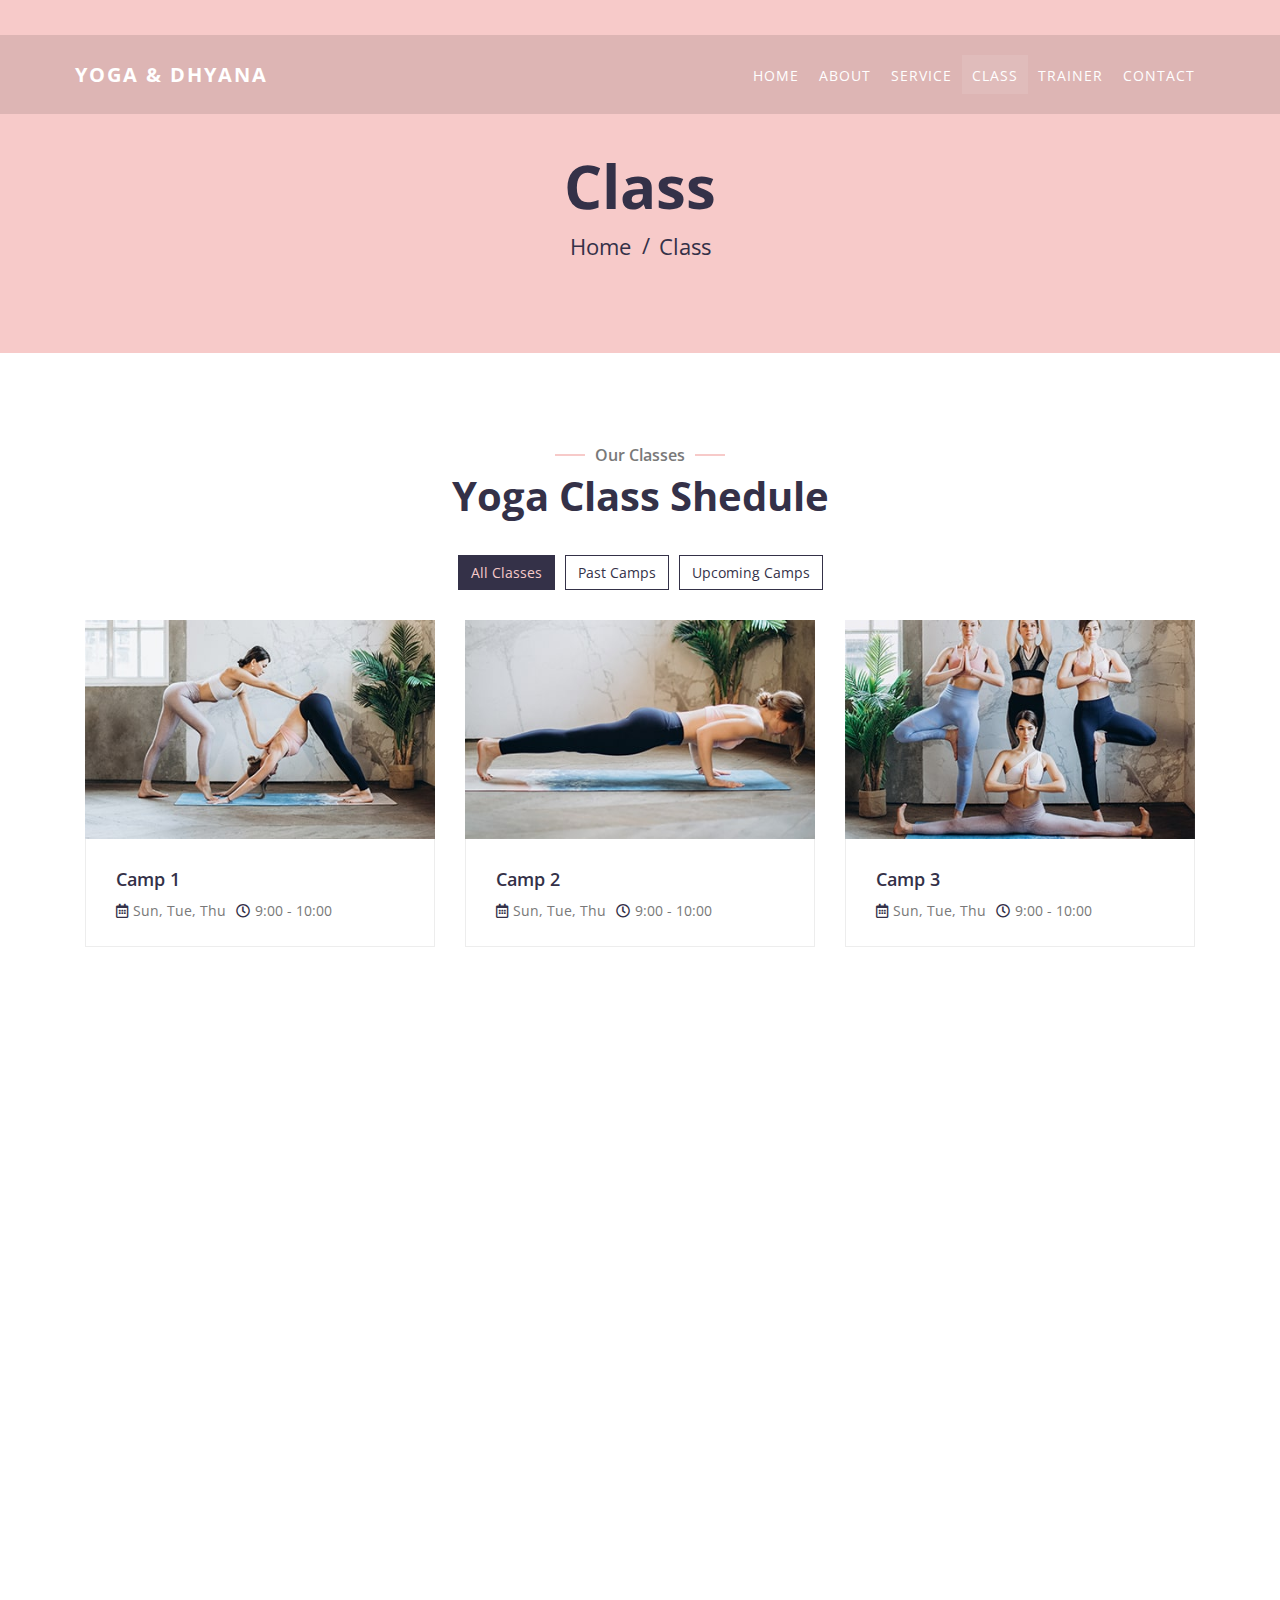
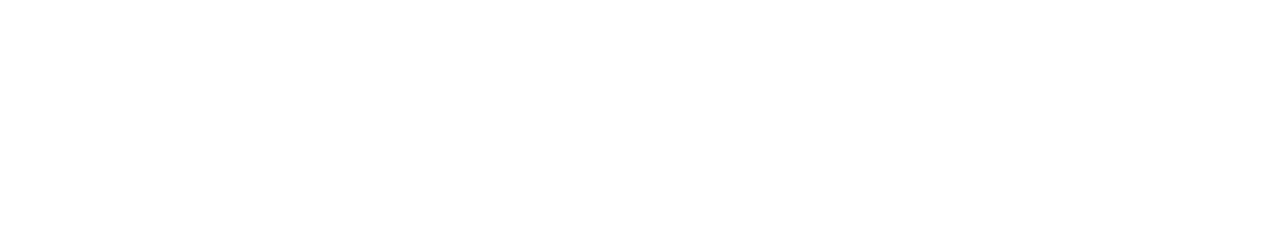
<file: class.html>
<!DOCTYPE html>
<html lang="en">
    <head>
        <meta charset="utf-8">
        <title>Class</title>
        <meta content="width=device-width, initial-scale=1.0" name="viewport">
        <meta content="Free Website Template" name="keywords">
        <meta content="Free Website Template" name="description">

        <!-- Favicon -->
        <link href="img/favicon.ico" rel="icon">

        <!-- Google Font -->
        <link href="https://fonts.googleapis.com/css2?family=Open+Sans:wght@300;400;600;700;800&display=swap" rel="stylesheet">

        <!-- CSS Libraries -->
        <link href="https://stackpath.bootstrapcdn.com/bootstrap/4.4.1/css/bootstrap.min.css" rel="stylesheet">
        <link href="https://cdnjs.cloudflare.com/ajax/libs/font-awesome/5.10.0/css/all.min.css" rel="stylesheet">
        <link href="lib/animate/animate.min.css" rel="stylesheet">
        <link href="lib/flaticon/font/flaticon.css" rel="stylesheet"> 
        <link href="lib/owlcarousel/assets/owl.carousel.min.css" rel="stylesheet">
        <link href="lib/lightbox/css/lightbox.min.css" rel="stylesheet">

        <!-- Template Stylesheet -->
        <link href="css/style.css" rel="stylesheet">
    </head>

    <body>
        <!-- Top Bar Start -->
        <!-- <div class="top-bar d-none d-md-block">
            <div class="container-fluid">
                <div class="row">
                    <div class="col-md-8">
                        <div class="top-bar-left">
                            <div class="text">
                                <i class="far fa-clock"></i>
                                <h2>8:00 - 9:00</h2>
                                <p>Mon - Fri</p>
                            </div>
                            <div class="text">
                                <i class="fa fa-phone-alt"></i>
                                <h2>+123 456 7890</h2>
                                <p>For Appointment</p>
                            </div>
                        </div>
                    </div>
                    <div class="col-md-4">
                        <div class="top-bar-right">
                            <div class="social">
                                <a href=""><i class="fab fa-twitter"></i></a>
                                <a href=""><i class="fab fa-facebook-f"></i></a>
                                <a href=""><i class="fab fa-linkedin-in"></i></a>
                                <a href=""><i class="fab fa-instagram"></i></a>
                            </div>
                        </div>
                    </div>
                </div>
            </div>
        </div> -->
        <!-- Top Bar End -->

        <!-- Nav Bar Start -->
        <div class="navbar navbar-expand-lg bg-dark navbar-dark">
            <div class="container-fluid">
                <a href="index.html" class="navbar-brand">Yoga & Dhyana</a>
                <button type="button" class="navbar-toggler" data-toggle="collapse" data-target="#navbarCollapse">
                    <span class="navbar-toggler-icon"></span>
                </button>

                <div class="collapse navbar-collapse justify-content-between" id="navbarCollapse">
                    <div class="navbar-nav ml-auto">
                        <a href="index.html" class="nav-item nav-link">Home</a>
                        <a href="index.html#aboutRef" class="nav-item nav-link">About</a>
                        <a href="index.html#servicesRef" class="nav-item nav-link">Service</a>
                        <!-- <a href="price.html" class="nav-item nav-link">Price</a> -->
                        <a href="class.html" class="nav-item nav-link active">Class</a>
                        <a href="index.html#trainersRef" class="nav-item nav-link">Trainer</a>
                        <!-- <a href="portfolio.html" class="nav-item nav-link">Pose</a> -->
                        <!-- <div class="nav-item dropdown">
                            <a href="#" class="nav-link dropdown-toggle" data-toggle="dropdown">Blog</a>
                            <div class="dropdown-menu">
                                <a href="blog.html" class="dropdown-item">Blog Grid</a>
                                <a href="single.html" class="dropdown-item">Blog Detail</a>
                            </div>
                        </div> -->
                        <a href="contact.html" class="nav-item nav-link">Contact</a>
                    </div>
                </div>
            </div>
        </div>
        <!-- Nav Bar End -->


        <!-- Page Header Start -->
        <div class="page-header">
            <div class="container">
                <div class="row">
                    <div class="col-12">
                        <h2>Class</h2>
                    </div>
                    <div class="col-12">
                        <a href="">Home</a>
                        <a href="">Class</a>
                    </div>
                </div>
            </div>
        </div>
        <!-- Page Header End -->


        <!-- Class Start -->
        <div class="class">
            <div class="container">
                <div class="section-header text-center wow zoomIn" data-wow-delay="0.1s">
                    <p>Our Classes</p>
                    <h2>Yoga Class Shedule</h2>
                </div>
                <div class="row">
                    <div class="col-12">
                        <ul id="class-filter">
                            <li data-filter="*" class="filter-active">All Classes</li>
                            <li data-filter=".filter-1">Past Camps</li>
                            <li data-filter=".filter-2">Upcoming Camps</li>
                            <!-- <li data-filter=".filter-3">Children Yoga</li>
                            <li data-filter=".filter-4">Yoga Dance</li> -->
                        </ul>
                    </div>
                </div>
                <div class="row class-container">
                    <div class="col-lg-4 col-md-6 col-sm-12 class-item filter-1 wow fadeInUp" data-wow-delay="0.0s">
                        <div class="class-wrap">
                            <div class="class-img">
                                <img src="img/class-1.jpg" alt="Image">
                            </div>
                            <div class="class-text">
                                <!-- <div class="class-teacher">
                                    <img src="img/teacher-1.png" alt="Image">
                                    <h3>Elise Moran</h3>
                                    <a href="">+</a>
                                </div> -->
                                <h2>Camp 1</h2>
                                <div class="class-meta">
                                    <p><i class="far fa-calendar-alt"></i>Sun, Tue, Thu</p>
                                    <p><i class="far fa-clock"></i>9:00 - 10:00</p>
                                </div>
                            </div>
                        </div>
                    </div>
                    <div class="col-lg-4 col-md-6 col-sm-12 class-item filter-1 wow fadeInUp" data-wow-delay="0.2s">
                        <div class="class-wrap">
                            <div class="class-img">
                                <img src="img/class-2.jpg" alt="Image">
                            </div>
                            <div class="class-text">
                                <!-- <div class="class-teacher">
                                    <img src="img/teacher-2.png" alt="Image">
                                    <h3>Kate Glover</h3>
                                    <a href="">+</a>
                                </div> -->
                                <h2>Camp 2</h2>
                                <div class="class-meta">
                                    <p><i class="far fa-calendar-alt"></i>Sun, Tue, Thu</p>
                                    <p><i class="far fa-clock"></i>9:00 - 10:00</p>
                                </div>
                            </div>
                        </div>
                    </div>
                    <div class="col-lg-4 col-md-6 col-sm-12 class-item filter-1 wow fadeInUp" data-wow-delay="0.4s">
                        <div class="class-wrap">
                            <div class="class-img">
                                <img src="img/class-3.jpg" alt="Image">
                            </div>
                            <div class="class-text">
                                <!-- <div class="class-teacher">
                                    <img src="img/teacher-3.png" alt="Image">
                                    <h3>Elina Ekman</h3>
                                    <a href="">+</a>
                                </div> -->
                                <h2>Camp 3</h2>
                                <div class="class-meta">
                                    <p><i class="far fa-calendar-alt"></i>Sun, Tue, Thu</p>
                                    <p><i class="far fa-clock"></i>9:00 - 10:00</p>
                                </div>
                            </div>
                        </div>
                    </div>
                    <div class="col-lg-4 col-md-6 col-sm-12 class-item filter-1 wow fadeInUp" data-wow-delay="0.6s">
                        <div class="class-wrap">
                            <div class="class-img">
                                <img src="img/class-4.jpg" alt="Image">
                            </div>
                            <div class="class-text">
                                <!-- <div class="class-teacher">
                                    <img src="img/teacher-4.png" alt="Image">
                                    <h3>Lilly Fry</h3>
                                    <a href="">+</a>
                                </div> -->
                                <h2>Camp 4</h2>
                                <div class="class-meta">
                                    <p><i class="far fa-calendar-alt"></i>Sun, Tue, Thu</p>
                                    <p><i class="far fa-clock"></i>9:00 - 10:00</p>
                                </div>
                            </div>
                        </div>
                    </div>
                    <div class="col-lg-4 col-md-6 col-sm-12 class-item filter-2 wow fadeInUp" data-wow-delay="0.8s">
                        <div class="class-wrap">
                            <div class="class-img">
                                <img src="img/class-5.jpg" alt="Image">
                            </div>
                            <div class="class-text">
                                <!-- <div class="class-teacher">
                                    <img src="img/teacher-5.png" alt="Image">
                                    <h3>Olivia Yates</h3>
                                    <a href="">+</a>
                                </div> -->
                                <h2>Camp 5</h2>
                                <div class="class-meta">
                                    <p><i class="far fa-calendar-alt"></i>Sun, Tue, Thu</p>
                                    <p><i class="far fa-clock"></i>9:00 - 10:00</p>
                                </div>
                            </div>
                        </div>
                    </div>
                    <div class="col-lg-4 col-md-6 col-sm-12 class-item filter-2 wow fadeInUp" data-wow-delay="1s">
                        <div class="class-wrap">
                            <div class="class-img">
                                <img src="img/class-6.jpg" alt="Image">
                            </div>
                            <div class="class-text">
                                <!-- <div class="class-teacher">
                                    <img src="img/teacher-6.png" alt="Image">
                                    <h3>Millie Harper</h3>
                                    <a href="">+</a>
                                </div> -->
                                <h2>Camp 6</h2>
                                <div class="class-meta">
                                    <p><i class="far fa-calendar-alt"></i>Sun, Tue, Thu</p>
                                    <p><i class="far fa-clock"></i>9:00 - 10:00</p>
                                </div>
                            </div>
                        </div>
                    </div>
                </div>
            </div>
        </div>
        <!-- Class End -->
        
        
        <!-- Discount Start -->
        <!-- <div class="discount wow zoomIn" data-wow-delay="0.1s" style="margin-bottom: 90px;">
            <div class="container">
                <div class="section-header text-center">
                    <p>Awesome Discount</p>
                    <h2>Get <span>30%</span> Discount for all Classes</h2>
                </div>
                <div class="container discount-text">
                    <p>
                        Lorem ipsum dolor sit amet, consectetur adipiscing elit. Phasellus nec pretium mi. Curabitur facilisis ornare velit non vulputate. Aliquam metus tortor, auctor id gravida condimentum, viverra quis sem. Curabitur non nisl nec nisi scelerisque maximus. 
                    </p>
                    <a class="btn">Join Now</a>
                </div>
            </div>
        </div> -->
        <!-- Discount End -->


        <!-- Footer Start -->
        <div class="footer wow fadeIn" data-wow-delay="0.3s">
            <div class="container-fluid">
                <div class="container">
                    <div class="footer-info">
                        <a href="index.html" class="footer-logo">Yoga & Dhyana</a>
                        <h3>Kovaipudur, Coimbatore</h3>
                        <div class="footer-menu">
                            <p>+012 345 67890</p>
                            <p>info@example.com</p>
                        </div>
                        <div class="footer-social">
                            <a href=""><i class="fab fa-twitter"></i></a>
                            <a href=""><i class="fab fa-facebook-f"></i></a>
                            <a href=""><i class="fab fa-youtube"></i></a>
                            <a href=""><i class="fab fa-instagram"></i></a>
                            <a href=""><i class="fab fa-linkedin-in"></i></a>
                        </div>
                    </div>
                </div>
                <div class="container copyright">
                    <div class="row">
                        <div class="col-md-6">
                            <p>&copy; <a href="#">Your Site Name</a>, All Right Reserved.</p>
                        </div>
                        <div class="col-md-6">
                            <p>Designed By <a href="https://htmlcodex.com">HTML Codex</a></p>
                        </div>
                    </div>
                </div>
            </div>
        </div>
        <!-- Footer End -->

        <a href="#" class="back-to-top"><i class="fa fa-chevron-up"></i></a>

        <!-- JavaScript Libraries -->
        <script src="https://code.jquery.com/jquery-3.4.1.min.js"></script>
        <script src="https://stackpath.bootstrapcdn.com/bootstrap/4.4.1/js/bootstrap.bundle.min.js"></script>
        <script src="lib/easing/easing.min.js"></script>
        <script src="lib/wow/wow.min.js"></script>
        <script src="lib/owlcarousel/owl.carousel.min.js"></script>
        <script src="lib/isotope/isotope.pkgd.min.js"></script>
        <script src="lib/lightbox/js/lightbox.min.js"></script>
        
        <!-- Contact Javascript File -->
        <script src="mail/jqBootstrapValidation.min.js"></script>
        <script src="mail/contact.js"></script>

        <!-- Template Javascript -->
        <script src="js/main.js"></script>
    </body>
</html>
</file>
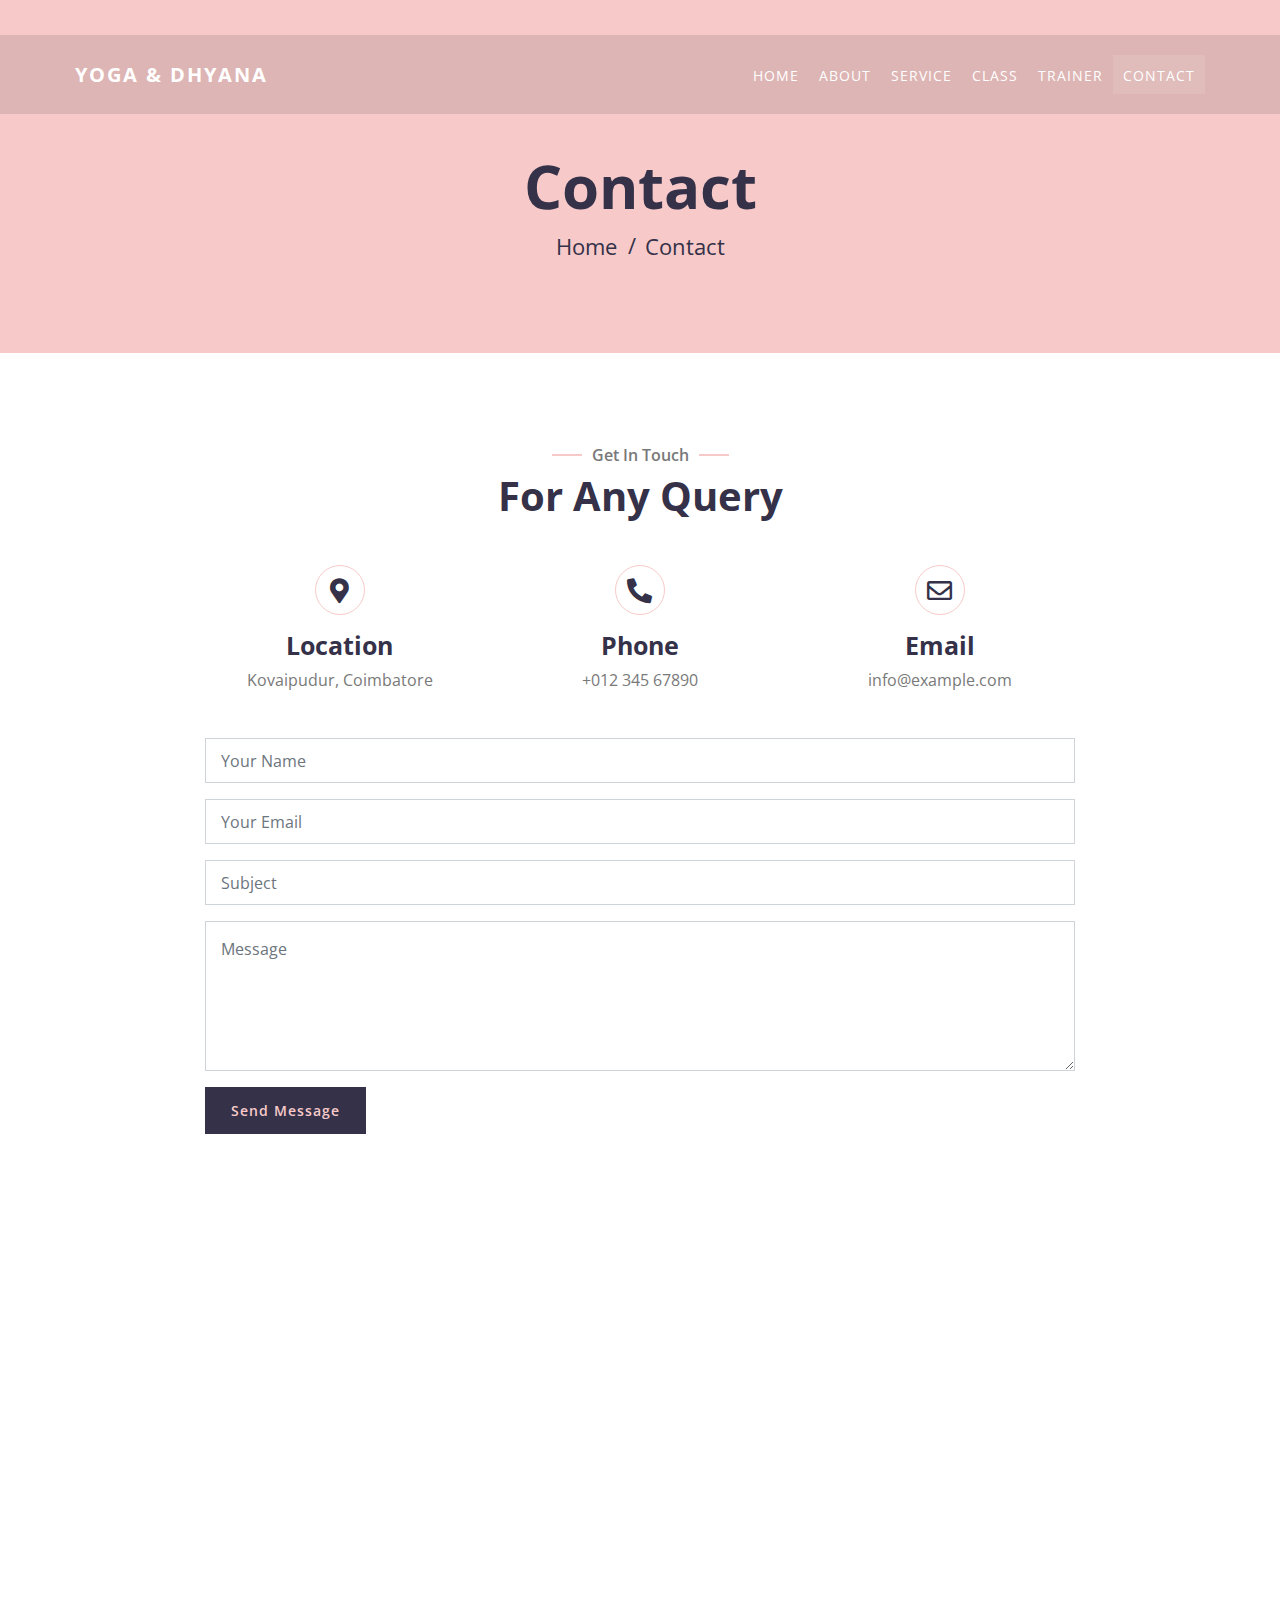
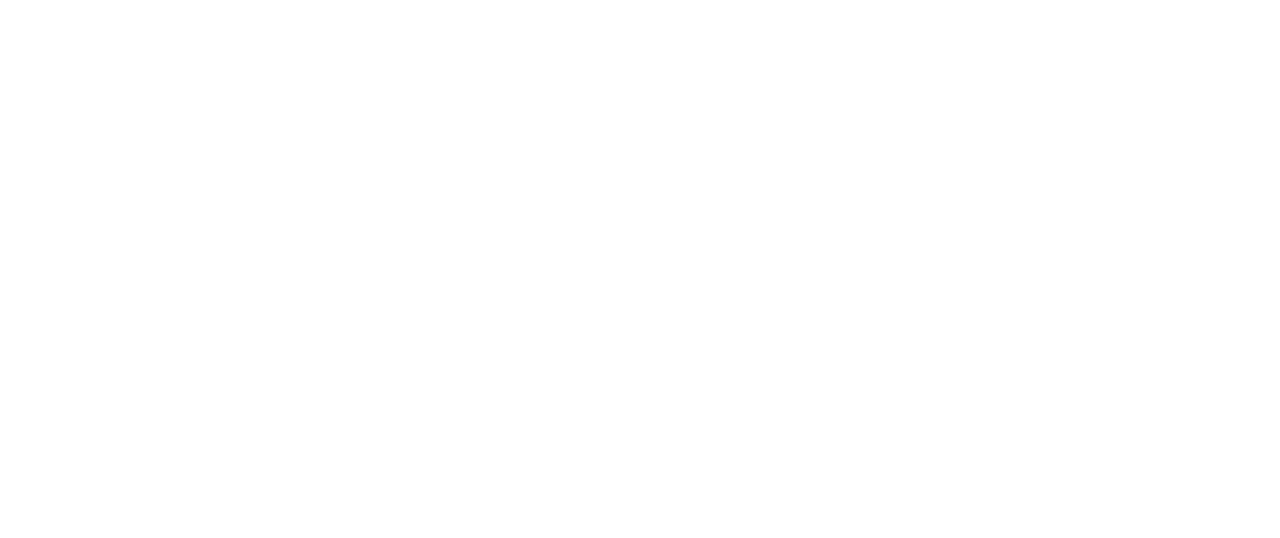
<file: contact.html>
<!DOCTYPE html>
<html lang="en">
    <head>
        <meta charset="utf-8">
        <title>Contact Us</title>
        <meta content="width=device-width, initial-scale=1.0" name="viewport">
        <meta content="Free Website Template" name="keywords">
        <meta content="Free Website Template" name="description">

        <!-- Favicon -->
        <link href="img/favicon.ico" rel="icon">

        <!-- Google Font -->
        <link href="https://fonts.googleapis.com/css2?family=Open+Sans:wght@300;400;600;700;800&display=swap" rel="stylesheet">

        <!-- CSS Libraries -->
        <link href="https://stackpath.bootstrapcdn.com/bootstrap/4.4.1/css/bootstrap.min.css" rel="stylesheet">
        <link href="https://cdnjs.cloudflare.com/ajax/libs/font-awesome/5.10.0/css/all.min.css" rel="stylesheet">
        <link href="lib/animate/animate.min.css" rel="stylesheet">
        <link href="lib/flaticon/font/flaticon.css" rel="stylesheet"> 
        <link href="lib/owlcarousel/assets/owl.carousel.min.css" rel="stylesheet">
        <link href="lib/lightbox/css/lightbox.min.css" rel="stylesheet">

        <!-- Template Stylesheet -->
        <link href="css/style.css" rel="stylesheet">
    </head>

    <body>
        <!-- Top Bar Start -->
        <!-- <div class="top-bar d-none d-md-block">
            <div class="container-fluid">
                <div class="row">
                    <div class="col-md-8">
                        <div class="top-bar-left">
                            <div class="text">
                                <i class="far fa-clock"></i>
                                <h2>8:00 - 9:00</h2>
                                <p>Mon - Fri</p>
                            </div>
                            <div class="text">
                                <i class="fa fa-phone-alt"></i>
                                <h2>+123 456 7890</h2>
                                <p>For Appointment</p>
                            </div>
                        </div>
                    </div>
                    <div class="col-md-4">
                        <div class="top-bar-right">
                            <div class="social">
                                <a href=""><i class="fab fa-twitter"></i></a>
                                <a href=""><i class="fab fa-facebook-f"></i></a>
                                <a href=""><i class="fab fa-linkedin-in"></i></a>
                                <a href=""><i class="fab fa-instagram"></i></a>
                            </div>
                        </div>
                    </div>
                </div>
            </div>
        </div> -->
        <!-- Top Bar End -->

        <!-- Nav Bar Start -->
        <div class="navbar navbar-expand-lg bg-dark navbar-dark">
            <div class="container-fluid">
                <a href="index.html" class="navbar-brand">Yoga & Dhyana</a>
                <button type="button" class="navbar-toggler" data-toggle="collapse" data-target="#navbarCollapse">
                    <span class="navbar-toggler-icon"></span>
                </button>

                <div class="collapse navbar-collapse justify-content-between" id="navbarCollapse">
                    <div class="navbar-nav ml-auto">
                        <a href="index.html" class="nav-item nav-link">Home</a>
                        <a href="index.html#aboutRef" class="nav-item nav-link">About</a>
                        <a href="index.html#servicesRef" class="nav-item nav-link">Service</a>
                        <!-- <a href="price.html" class="nav-item nav-link">Price</a> -->
                        <a href="class.html" class="nav-item nav-link">Class</a>
                        <a href="index.html#trainersRef" class="nav-item nav-link">Trainer</a>
                        <!-- <a href="portfolio.html" class="nav-item nav-link">Pose</a> -->
                        <!-- <div class="nav-item dropdown">
                            <a href="#" class="nav-link dropdown-toggle" data-toggle="dropdown">Blog</a>
                            <div class="dropdown-menu">
                                <a href="blog.html" class="dropdown-item">Blog Grid</a>
                                <a href="single.html" class="dropdown-item">Blog Detail</a>
                            </div>
                        </div> -->
                        <a href="contact.html" class="nav-item nav-link active">Contact</a>
                    </div>
                </div>
            </div>
        </div>
        <!-- Nav Bar End -->


        <!-- Page Header Start -->
        <div class="page-header">
            <div class="container">
                <div class="row">
                    <div class="col-12">
                        <h2>Contact</h2>
                    </div>
                    <div class="col-12">
                        <a href="">Home</a>
                        <a href="">Contact</a>
                    </div>
                </div>
            </div>
        </div>
        <!-- Page Header End -->


        <!-- Contact Start -->
        <div class="contact">
            <div class="container">
                <div class="section-header text-center wow zoomIn" data-wow-delay="0.1s">
                    <p>Get In Touch</p>
                    <h2>For Any Query</h2>
                </div>
                <div class="row">
                    <div class="col-12">
                        <div class="row">
                            <div class="col-md-4 contact-item wow zoomIn" data-wow-delay="0.2s">
                                <i class="fa fa-map-marker-alt"></i>
                                <div class="contact-text">
                                    <h2>Location</h2>
                                    <p>Kovaipudur, Coimbatore</p>
                                </div>
                            </div>
                            <div class="col-md-4 contact-item wow zoomIn" data-wow-delay="0.4s">
                                <i class="fa fa-phone-alt"></i>
                                <div class="contact-text">
                                    <h2>Phone</h2>
                                    <p>+012 345 67890</p>
                                </div>
                            </div>
                            <div class="col-md-4 contact-item wow zoomIn" data-wow-delay="0.6s">
                                <i class="far fa-envelope"></i>
                                <div class="contact-text">
                                    <h2>Email</h2>
                                    <p>info@example.com</p>
                                </div>
                            </div>
                        </div>
                    </div>
                    <div class="col-12 wow fadeInUp" data-wow-delay="0.1s">
                        <div class="contact-form">
                            <div id="success"></div>
                            <form name="sentMessage" id="contactForm" novalidate="novalidate">
                                <div class="control-group">
                                    <input type="text" class="form-control" id="name" placeholder="Your Name" required="required" data-validation-required-message="Please enter your name" />
                                    <p class="help-block text-danger"></p>
                                </div>
                                <div class="control-group">
                                    <input type="email" class="form-control" id="email" placeholder="Your Email" required="required" data-validation-required-message="Please enter your email" />
                                    <p class="help-block text-danger"></p>
                                </div>
                                <div class="control-group">
                                    <input type="text" class="form-control" id="subject" placeholder="Subject" required="required" data-validation-required-message="Please enter a subject" />
                                    <p class="help-block text-danger"></p>
                                </div>
                                <div class="control-group">
                                    <textarea class="form-control" id="message" placeholder="Message" required="required" data-validation-required-message="Please enter your message"></textarea>
                                    <p class="help-block text-danger"></p>
                                </div>
                                <div>
                                    <button class="btn" type="submit" id="sendMessageButton">Send Message</button>
                                </div>
                            </form>
                            
                        </div>
                    </div>
                </div>
                <br><iframe src="https://www.google.com/maps/embed?pb=!1m18!1m12!1m3!1d31338.43520844946!2d76.91220736598561!3d10.940362901457107!2m3!1f0!2f0!3f0!3m2!1i1024!2i768!4f13.1!3m3!1m2!1s0x3ba85beace860481%3A0xf7898abdfee91c25!2sKovaipudur%2C%20Tamil%20Nadu!5e0!3m2!1sen!2sin!4v1660067479443!5m2!1sen!2sin" width="600" height="450" style="border:0;" allowfullscreen="" loading="lazy" referrerpolicy="no-referrer-when-downgrade"></iframe>
            </div>
            
        </div>
        <!-- Contact End -->


        <!-- Footer Start -->
        <div class="footer wow fadeIn" data-wow-delay="0.3s">
            <div class="container-fluid">
                <div class="container">
                    <div class="footer-info">
                        <a href="index.html" class="footer-logo">Yoga & Dhyana</a>
                        <h3>Kovaipudur, Coimbatore</h3>
                        <div class="footer-menu">
                            <p>+012 345 67890</p>
                            <p>info@example.com</p>
                        </div>
                        <div class="footer-social">
                            <a href=""><i class="fab fa-twitter"></i></a>
                            <a href=""><i class="fab fa-facebook-f"></i></a>
                            <a href=""><i class="fab fa-youtube"></i></a>
                            <a href=""><i class="fab fa-instagram"></i></a>
                            <a href=""><i class="fab fa-linkedin-in"></i></a>
                        </div>
                    </div>
                </div>
                <div class="container copyright">
                    <div class="row">
                        <div class="col-md-6">
                            <p>&copy; <a href="#">Your Site Name</a>, All Right Reserved.</p>
                        </div>
                        <div class="col-md-6">
                            <p>Designed By <a href="https://htmlcodex.com">HTML Codex</a></p>
                        </div>
                    </div>
                </div>
            </div>
        </div>
        <!-- Footer End -->

        <a href="#" class="back-to-top"><i class="fa fa-chevron-up"></i></a>

        <!-- JavaScript Libraries -->
        <script src="https://code.jquery.com/jquery-3.4.1.min.js"></script>
        <script src="https://stackpath.bootstrapcdn.com/bootstrap/4.4.1/js/bootstrap.bundle.min.js"></script>
        <script src="lib/easing/easing.min.js"></script>
        <script src="lib/wow/wow.min.js"></script>
        <script src="lib/owlcarousel/owl.carousel.min.js"></script>
        <script src="lib/isotope/isotope.pkgd.min.js"></script>
        <script src="lib/lightbox/js/lightbox.min.js"></script>
        
        <!-- Contact Javascript File -->
        <script src="mail/jqBootstrapValidation.min.js"></script>
        <script src="mail/contact.js"></script>

        <!-- Template Javascript -->
        <script src="js/main.js"></script>
    </body>
</html>
</file>
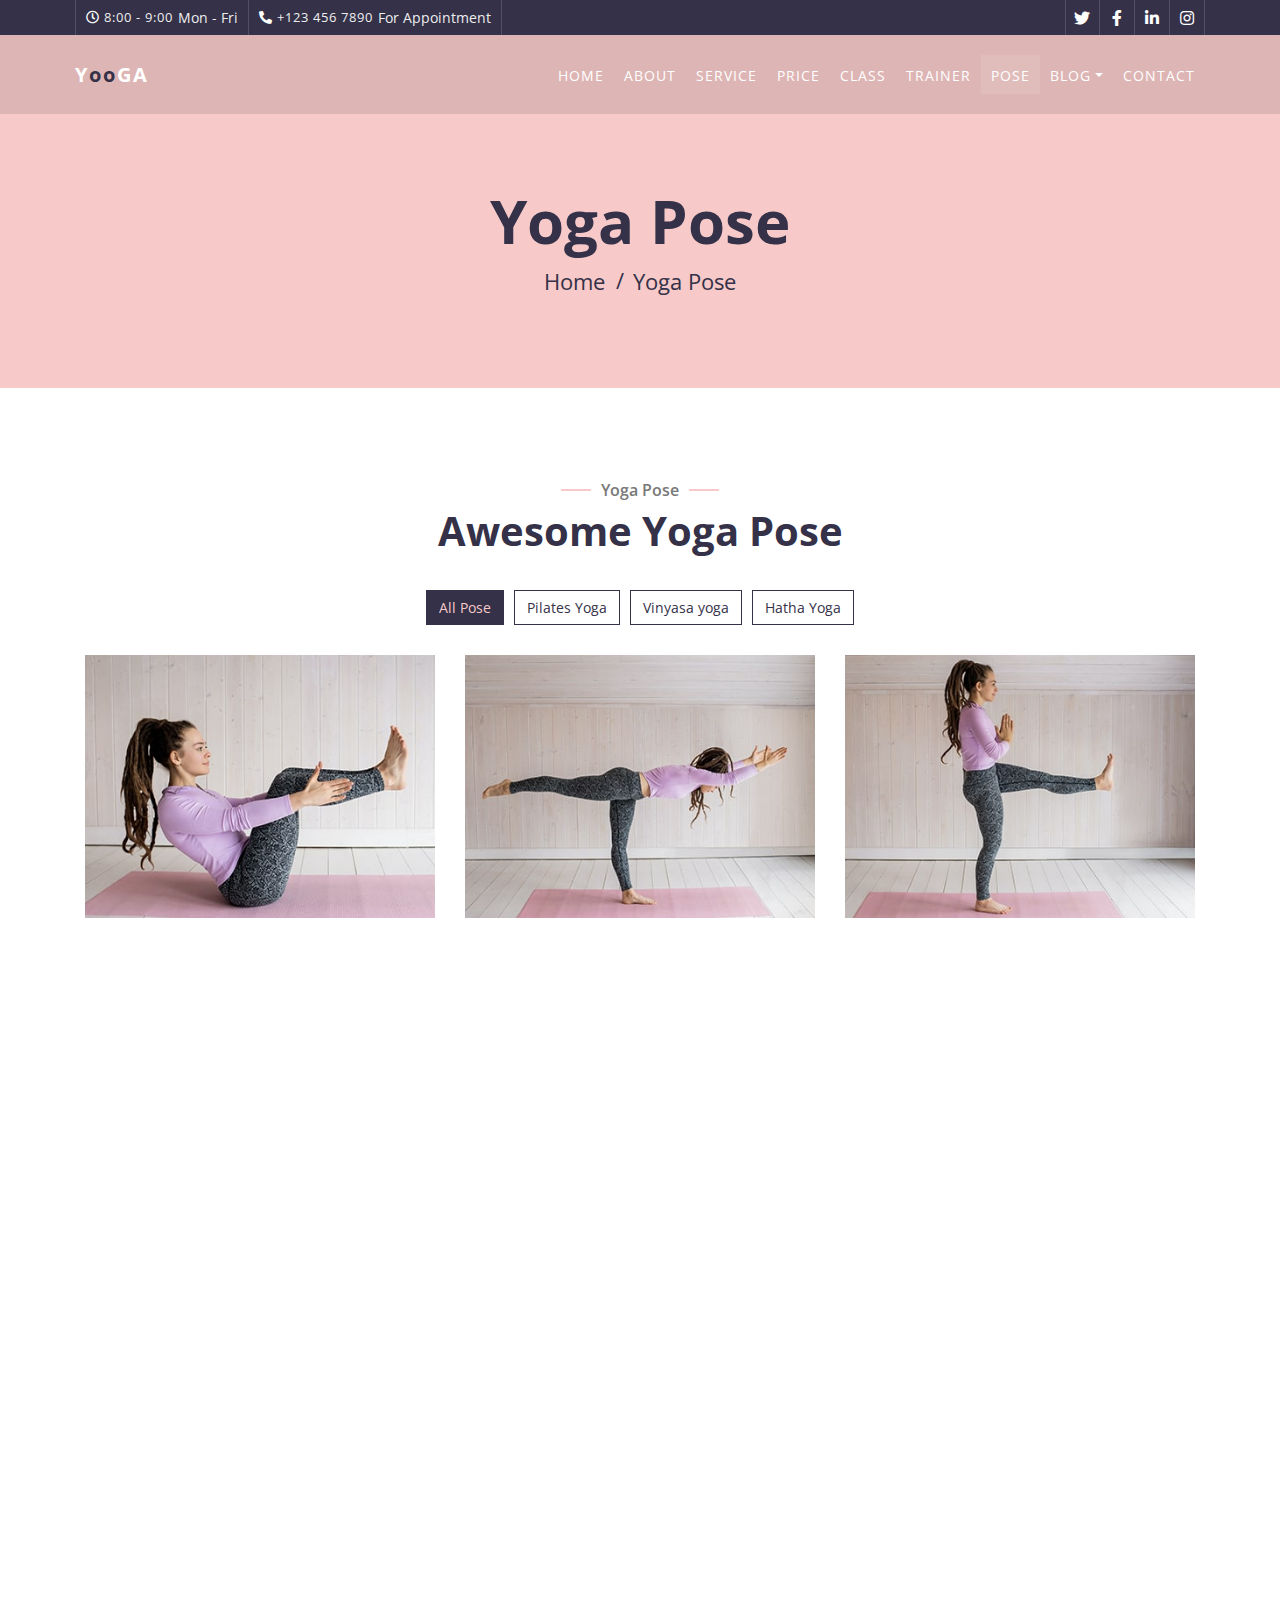
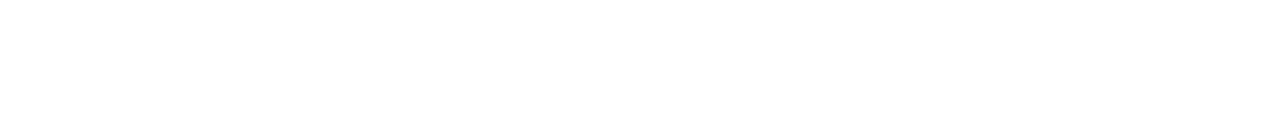
<file: portfolio.html>
<!DOCTYPE html>
<html lang="en">
    <head>
        <meta charset="utf-8">
        <title>YOOGA - Free Yoga Website Template</title>
        <meta content="width=device-width, initial-scale=1.0" name="viewport">
        <meta content="Free Website Template" name="keywords">
        <meta content="Free Website Template" name="description">

        <!-- Favicon -->
        <link href="img/favicon.ico" rel="icon">

        <!-- Google Font -->
        <link href="https://fonts.googleapis.com/css2?family=Open+Sans:wght@300;400;600;700;800&display=swap" rel="stylesheet">

        <!-- CSS Libraries -->
        <link href="https://stackpath.bootstrapcdn.com/bootstrap/4.4.1/css/bootstrap.min.css" rel="stylesheet">
        <link href="https://cdnjs.cloudflare.com/ajax/libs/font-awesome/5.10.0/css/all.min.css" rel="stylesheet">
        <link href="lib/animate/animate.min.css" rel="stylesheet">
        <link href="lib/flaticon/font/flaticon.css" rel="stylesheet"> 
        <link href="lib/owlcarousel/assets/owl.carousel.min.css" rel="stylesheet">
        <link href="lib/lightbox/css/lightbox.min.css" rel="stylesheet">

        <!-- Template Stylesheet -->
        <link href="css/style.css" rel="stylesheet">
    </head>

    <body>
        <!-- Top Bar Start -->
        <div class="top-bar d-none d-md-block">
            <div class="container-fluid">
                <div class="row">
                    <div class="col-md-8">
                        <div class="top-bar-left">
                            <div class="text">
                                <i class="far fa-clock"></i>
                                <h2>8:00 - 9:00</h2>
                                <p>Mon - Fri</p>
                            </div>
                            <div class="text">
                                <i class="fa fa-phone-alt"></i>
                                <h2>+123 456 7890</h2>
                                <p>For Appointment</p>
                            </div>
                        </div>
                    </div>
                    <div class="col-md-4">
                        <div class="top-bar-right">
                            <div class="social">
                                <a href=""><i class="fab fa-twitter"></i></a>
                                <a href=""><i class="fab fa-facebook-f"></i></a>
                                <a href=""><i class="fab fa-linkedin-in"></i></a>
                                <a href=""><i class="fab fa-instagram"></i></a>
                            </div>
                        </div>
                    </div>
                </div>
            </div>
        </div>
        <!-- Top Bar End -->

        <!-- Nav Bar Start -->
        <div class="navbar navbar-expand-lg bg-dark navbar-dark">
            <div class="container-fluid">
                <a href="index.html" class="navbar-brand">Y<span>oo</span>ga</a>
                <button type="button" class="navbar-toggler" data-toggle="collapse" data-target="#navbarCollapse">
                    <span class="navbar-toggler-icon"></span>
                </button>

                <div class="collapse navbar-collapse justify-content-between" id="navbarCollapse">
                    <div class="navbar-nav ml-auto">
                        <a href="index.html" class="nav-item nav-link">Home</a>
                        <a href="about.html" class="nav-item nav-link">About</a>
                        <a href="service.html" class="nav-item nav-link">Service</a>
                        <a href="price.html" class="nav-item nav-link">Price</a>
                        <a href="class.html" class="nav-item nav-link">Class</a>
                        <a href="team.html" class="nav-item nav-link">Trainer</a>
                        <a href="portfolio.html" class="nav-item nav-link active">Pose</a>
                        <div class="nav-item dropdown">
                            <a href="#" class="nav-link dropdown-toggle" data-toggle="dropdown">Blog</a>
                            <div class="dropdown-menu">
                                <a href="blog.html" class="dropdown-item">Blog Grid</a>
                                <a href="single.html" class="dropdown-item">Blog Detail</a>
                            </div>
                        </div>
                        <a href="contact.html" class="nav-item nav-link">Contact</a>
                    </div>
                </div>
            </div>
        </div>
        <!-- Nav Bar End -->


        <!-- Page Header Start -->
        <div class="page-header">
            <div class="container">
                <div class="row">
                    <div class="col-12">
                        <h2>Yoga Pose</h2>
                    </div>
                    <div class="col-12">
                        <a href="">Home</a>
                        <a href="">Yoga Pose</a>
                    </div>
                </div>
            </div>
        </div>
        <!-- Page Header End -->


        <!-- Portfolio Start -->
        <div class="portfolio">
            <div class="container">
                <div class="section-header text-center wow zoomIn" data-wow-delay="0.1s">
                    <p>Yoga Pose</p>
                    <h2>Awesome Yoga Pose</h2>
                </div>
                <div class="row">
                    <div class="col-12">
                        <ul id="portfolio-filter">
                            <li data-filter="*" class="filter-active">All Pose</li>
                            <li data-filter=".first">Pilates Yoga</li>
                            <li data-filter=".second">Vinyasa yoga</li>
                            <li data-filter=".third">Hatha Yoga</li>
                        </ul>
                    </div>
                </div>
                <div class="row portfolio-container">
                    <div class="col-lg-4 col-md-6 col-sm-12 portfolio-item first wow fadeInUp" data-wow-delay="0.1s">
                        <div class="portfolio-wrap">
                            <a href="img/portfolio-1.jpg" data-lightbox="portfolio">
                                <img src="img/portfolio-1.jpg" alt="Portfolio Image">
                            </a>
                        </div>
                    </div>
                    <div class="col-lg-4 col-md-6 col-sm-12 portfolio-item second wow fadeInUp" data-wow-delay="0.3s">
                        <div class="portfolio-wrap">
                            <a href="img/portfolio-2.jpg" data-lightbox="portfolio">
                                <img src="img/portfolio-2.jpg" alt="Portfolio Image">
                            </a>
                        </div>
                    </div>
                    <div class="col-lg-4 col-md-6 col-sm-12 portfolio-item third wow fadeInUp" data-wow-delay="0.5s">
                        <div class="portfolio-wrap">
                            <a href="img/portfolio-3.jpg" data-lightbox="portfolio">
                                <img src="img/portfolio-3.jpg" alt="Portfolio Image">
                            </a>
                        </div>
                    </div>
                    <div class="col-lg-4 col-md-6 col-sm-12 portfolio-item first wow fadeInUp" data-wow-delay="0.7s">
                        <div class="portfolio-wrap">
                            <a href="img/portfolio-4.jpg" data-lightbox="portfolio">
                                <img src="img/portfolio-4.jpg" alt="Portfolio Image">
                            </a>
                        </div>
                    </div>
                    <div class="col-lg-4 col-md-6 col-sm-12 portfolio-item second wow fadeInUp" data-wow-delay="0.9s">
                        <div class="portfolio-wrap">
                            <a href="img/portfolio-5.jpg" data-lightbox="portfolio">
                                <img src="img/portfolio-5.jpg" alt="Portfolio Image">
                            </a>
                        </div>
                    </div>
                    <div class="col-lg-4 col-md-6 col-sm-12 portfolio-item third wow fadeInUp" data-wow-delay="1.1s">
                        <div class="portfolio-wrap">
                            <a href="img/portfolio-6.jpg" data-lightbox="portfolio">
                                <img src="img/portfolio-6.jpg" alt="Portfolio Image">
                            </a>
                        </div>
                    </div>
                </div>
            </div>
        </div>
        <!-- Portfolio Start -->


        <!-- Footer Start -->
        <div class="footer wow fadeIn" data-wow-delay="0.3s">
            <div class="container-fluid">
                <div class="container">
                    <div class="footer-info">
                        <a href="index.html" class="footer-logo">Y<span>oo</span>ga</a>
                        <h3>123 Street, New York, USA</h3>
                        <div class="footer-menu">
                            <p>+012 345 67890</p>
                            <p>info@example.com</p>
                        </div>
                        <div class="footer-social">
                            <a href=""><i class="fab fa-twitter"></i></a>
                            <a href=""><i class="fab fa-facebook-f"></i></a>
                            <a href=""><i class="fab fa-youtube"></i></a>
                            <a href=""><i class="fab fa-instagram"></i></a>
                            <a href=""><i class="fab fa-linkedin-in"></i></a>
                        </div>
                    </div>
                </div>
                <div class="container copyright">
                    <div class="row">
                        <div class="col-md-6">
                            <p>&copy; <a href="#">Your Site Name</a>, All Right Reserved.</p>
                        </div>
                        <div class="col-md-6">
                            <p>Designed By <a href="https://htmlcodex.com">HTML Codex</a></p>
                        </div>
                    </div>
                </div>
            </div>
        </div>
        <!-- Footer End -->

        <a href="#" class="back-to-top"><i class="fa fa-chevron-up"></i></a>

        <!-- JavaScript Libraries -->
        <script src="https://code.jquery.com/jquery-3.4.1.min.js"></script>
        <script src="https://stackpath.bootstrapcdn.com/bootstrap/4.4.1/js/bootstrap.bundle.min.js"></script>
        <script src="lib/easing/easing.min.js"></script>
        <script src="lib/wow/wow.min.js"></script>
        <script src="lib/owlcarousel/owl.carousel.min.js"></script>
        <script src="lib/isotope/isotope.pkgd.min.js"></script>
        <script src="lib/lightbox/js/lightbox.min.js"></script>
        
        <!-- Contact Javascript File -->
        <script src="mail/jqBootstrapValidation.min.js"></script>
        <script src="mail/contact.js"></script>

        <!-- Template Javascript -->
        <script src="js/main.js"></script>
    </body>
</html>
</file>
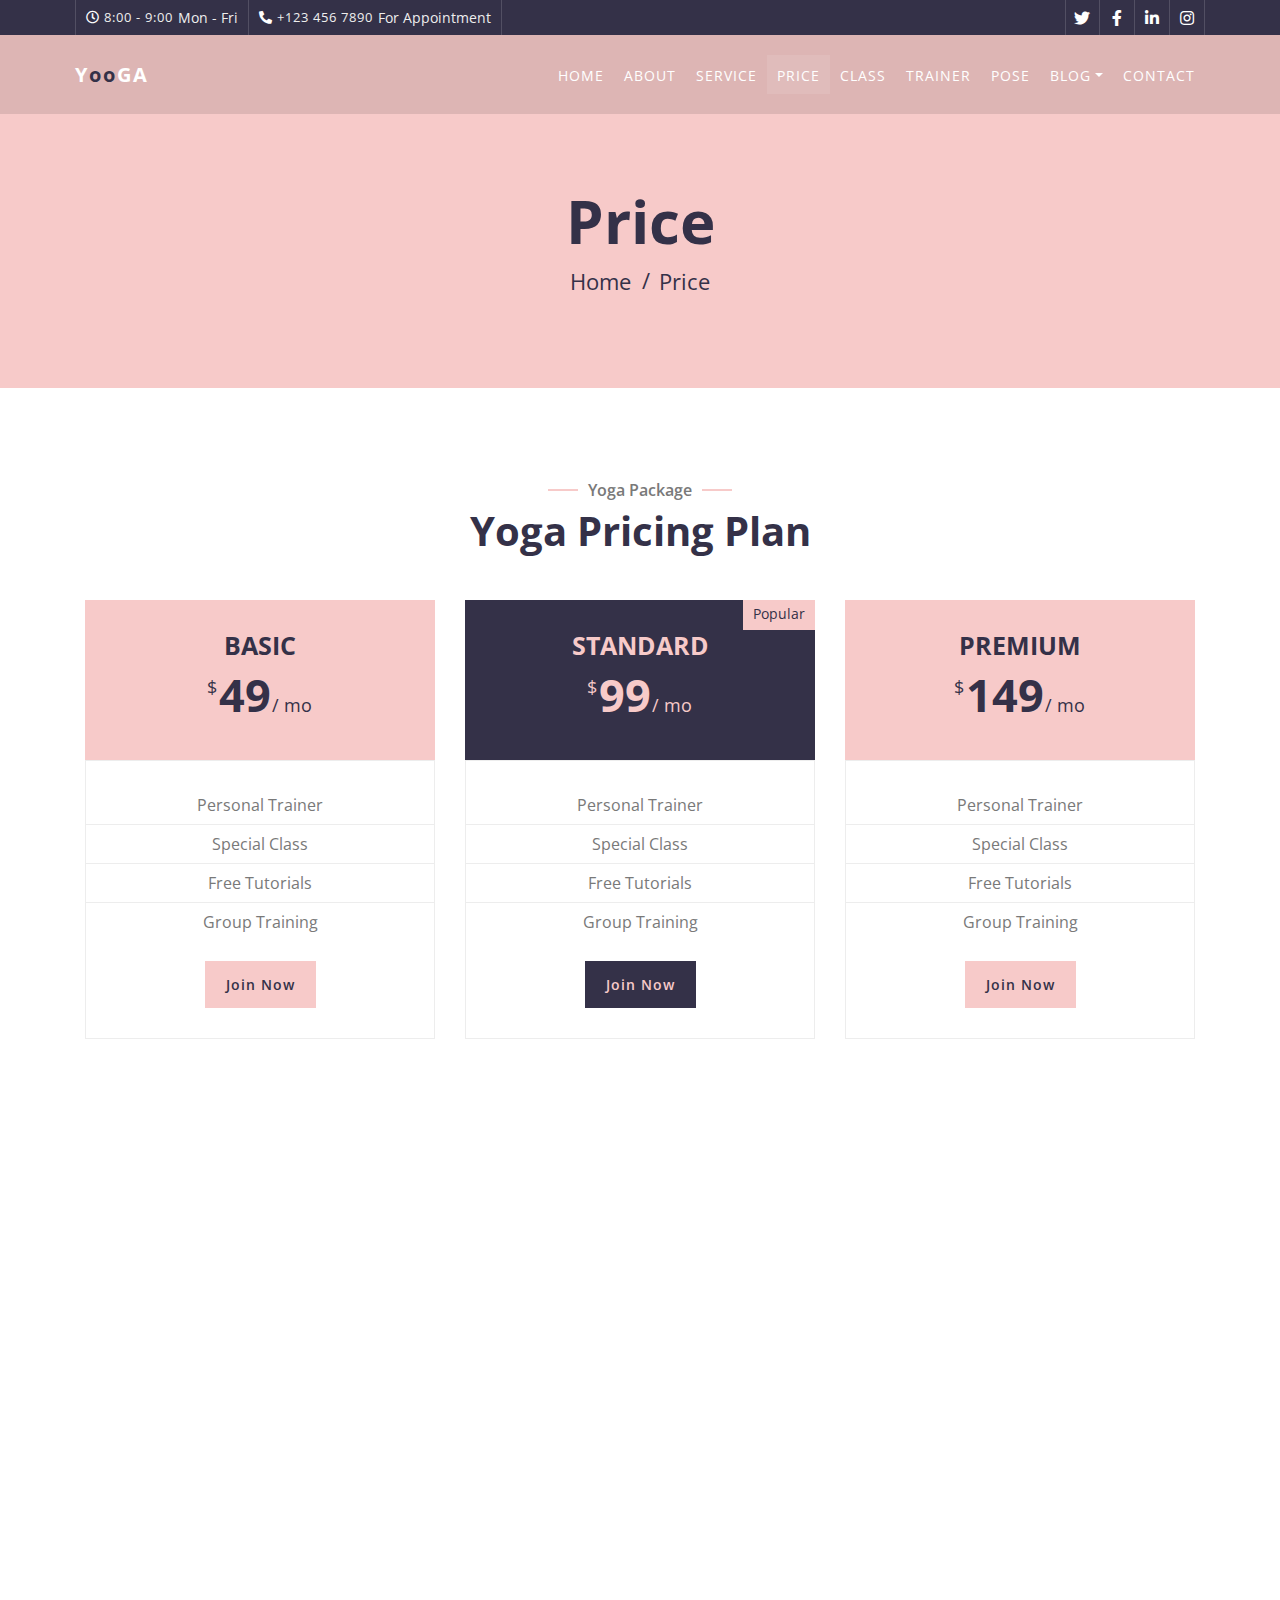
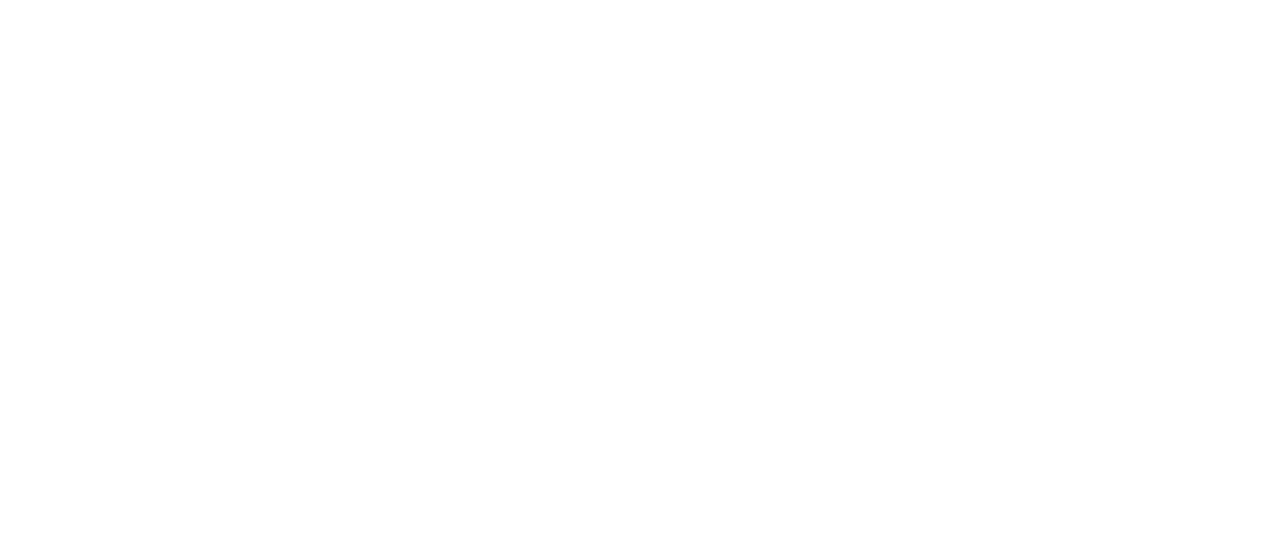
<file: price.html>
<!DOCTYPE html>
<html lang="en">
    <head>
        <meta charset="utf-8">
        <title>YOOGA - Free Yoga Website Template</title>
        <meta content="width=device-width, initial-scale=1.0" name="viewport">
        <meta content="Free Website Template" name="keywords">
        <meta content="Free Website Template" name="description">

        <!-- Favicon -->
        <link href="img/favicon.ico" rel="icon">

        <!-- Google Font -->
        <link href="https://fonts.googleapis.com/css2?family=Open+Sans:wght@300;400;600;700;800&display=swap" rel="stylesheet">

        <!-- CSS Libraries -->
        <link href="https://stackpath.bootstrapcdn.com/bootstrap/4.4.1/css/bootstrap.min.css" rel="stylesheet">
        <link href="https://cdnjs.cloudflare.com/ajax/libs/font-awesome/5.10.0/css/all.min.css" rel="stylesheet">
        <link href="lib/animate/animate.min.css" rel="stylesheet">
        <link href="lib/flaticon/font/flaticon.css" rel="stylesheet"> 
        <link href="lib/owlcarousel/assets/owl.carousel.min.css" rel="stylesheet">
        <link href="lib/lightbox/css/lightbox.min.css" rel="stylesheet">

        <!-- Template Stylesheet -->
        <link href="css/style.css" rel="stylesheet">
    </head>

    <body>
        <!-- Top Bar Start -->
        <div class="top-bar d-none d-md-block">
            <div class="container-fluid">
                <div class="row">
                    <div class="col-md-8">
                        <div class="top-bar-left">
                            <div class="text">
                                <i class="far fa-clock"></i>
                                <h2>8:00 - 9:00</h2>
                                <p>Mon - Fri</p>
                            </div>
                            <div class="text">
                                <i class="fa fa-phone-alt"></i>
                                <h2>+123 456 7890</h2>
                                <p>For Appointment</p>
                            </div>
                        </div>
                    </div>
                    <div class="col-md-4">
                        <div class="top-bar-right">
                            <div class="social">
                                <a href=""><i class="fab fa-twitter"></i></a>
                                <a href=""><i class="fab fa-facebook-f"></i></a>
                                <a href=""><i class="fab fa-linkedin-in"></i></a>
                                <a href=""><i class="fab fa-instagram"></i></a>
                            </div>
                        </div>
                    </div>
                </div>
            </div>
        </div>
        <!-- Top Bar End -->

        <!-- Nav Bar Start -->
        <div class="navbar navbar-expand-lg bg-dark navbar-dark">
            <div class="container-fluid">
                <a href="index.html" class="navbar-brand">Y<span>oo</span>ga</a>
                <button type="button" class="navbar-toggler" data-toggle="collapse" data-target="#navbarCollapse">
                    <span class="navbar-toggler-icon"></span>
                </button>

                <div class="collapse navbar-collapse justify-content-between" id="navbarCollapse">
                    <div class="navbar-nav ml-auto">
                        <a href="index.html" class="nav-item nav-link">Home</a>
                        <a href="about.html" class="nav-item nav-link">About</a>
                        <a href="service.html" class="nav-item nav-link">Service</a>
                        <a href="price.html" class="nav-item nav-link active">Price</a>
                        <a href="class.html" class="nav-item nav-link">Class</a>
                        <a href="team.html" class="nav-item nav-link">Trainer</a>
                        <a href="portfolio.html" class="nav-item nav-link">Pose</a>
                        <div class="nav-item dropdown">
                            <a href="#" class="nav-link dropdown-toggle" data-toggle="dropdown">Blog</a>
                            <div class="dropdown-menu">
                                <a href="blog.html" class="dropdown-item">Blog Grid</a>
                                <a href="single.html" class="dropdown-item">Blog Detail</a>
                            </div>
                        </div>
                        <a href="contact.html" class="nav-item nav-link">Contact</a>
                    </div>
                </div>
            </div>
        </div>
        <!-- Nav Bar End -->


        <!-- Page Header Start -->
        <div class="page-header">
            <div class="container">
                <div class="row">
                    <div class="col-12">
                        <h2>Price</h2>
                    </div>
                    <div class="col-12">
                        <a href="">Home</a>
                        <a href="">Price</a>
                    </div>
                </div>
            </div>
        </div>
        <!-- Page Header End -->


        <!-- Price Start -->
        <div class="price">
            <div class="container">
                <div class="section-header text-center wow zoomIn" data-wow-delay="0.1s">
                    <p>Yoga Package</p>
                    <h2>Yoga Pricing Plan</h2>
                </div>
                <div class="row">
                    <div class="col-md-4 wow fadeInUp" data-wow-delay="0.0s">
                        <div class="price-item">
                            <div class="price-header">
                                <div class="price-title">
                                    <h2>Basic</h2>
                                </div>
                                <div class="price-prices">
                                    <h2><small>$</small>49<span>/ mo</span></h2>
                                </div>
                            </div>
                            <div class="price-body">
                                <div class="price-description">
                                    <ul>
                                        <li>Personal Trainer</li>
                                        <li>Special Class</li>
                                        <li>Free Tutorials</li>
                                        <li>Group Training</li>
                                    </ul>
                                </div>
                            </div>
                            <div class="price-footer">
                                <div class="price-action">
                                    <a class="btn" href="">Join Now</a>
                                </div>
                            </div>
                        </div>
                    </div>
                    <div class="col-md-4 wow fadeInUp" data-wow-delay="0.3s">
                        <div class="price-item featured-item">
                            <div class="price-header">
                                <div class="price-status">
                                    <span>Popular</span>
                                </div>
                                <div class="price-title">
                                    <h2>Standard</h2>
                                </div>
                                <div class="price-prices">
                                    <h2><small>$</small>99<span>/ mo</span></h2>
                                </div>
                            </div>
                            <div class="price-body">
                                <div class="price-description">
                                    <ul>
                                        <li>Personal Trainer</li>
                                        <li>Special Class</li>
                                        <li>Free Tutorials</li>
                                        <li>Group Training</li>
                                    </ul>
                                </div>
                            </div>
                            <div class="price-footer">
                                <div class="price-action">
                                    <a class="btn" href="">Join Now</a>
                                </div>
                            </div>
                        </div>
                    </div>
                    <div class="col-md-4 wow fadeInUp" data-wow-delay="0.6s">
                        <div class="price-item">
                            <div class="price-header">
                                <div class="price-title">
                                    <h2>Premium</h2>
                                </div>
                                <div class="price-prices">
                                    <h2><small>$</small>149<span>/ mo</span></h2>
                                </div>
                            </div>
                            <div class="price-body">
                                <div class="price-description">
                                    <ul>
                                        <li>Personal Trainer</li>
                                        <li>Special Class</li>
                                        <li>Free Tutorials</li>
                                        <li>Group Training</li>
                                    </ul>
                                </div>
                            </div>
                            <div class="price-footer">
                                <div class="price-action">
                                    <a class="btn" href="">Join Now</a>
                                </div>
                            </div>
                        </div>
                    </div>
                </div>
            </div>
        </div>
        <!-- Price End -->
        
        
        <!-- Discount Start -->
        <div class="discount wow zoomIn" data-wow-delay="0.1s" style="margin-bottom: 90px;">
            <div class="container">
                <div class="section-header text-center">
                    <p>Awesome Discount</p>
                    <h2>Get <span>30%</span> Discount for all Classes</h2>
                </div>
                <div class="container discount-text">
                    <p>
                        Lorem ipsum dolor sit amet, consectetur adipiscing elit. Phasellus nec pretium mi. Curabitur facilisis ornare velit non vulputate. Aliquam metus tortor, auctor id gravida condimentum, viverra quis sem. Curabitur non nisl nec nisi scelerisque maximus. 
                    </p>
                    <a class="btn">Join Now</a>
                </div>
            </div>
        </div>
        <!-- Discount End -->


        <!-- Footer Start -->
        <div class="footer wow fadeIn" data-wow-delay="0.3s">
            <div class="container-fluid">
                <div class="container">
                    <div class="footer-info">
                        <a href="index.html" class="footer-logo">Y<span>oo</span>ga</a>
                        <h3>123 Street, New York, USA</h3>
                        <div class="footer-menu">
                            <p>+012 345 67890</p>
                            <p>info@example.com</p>
                        </div>
                        <div class="footer-social">
                            <a href=""><i class="fab fa-twitter"></i></a>
                            <a href=""><i class="fab fa-facebook-f"></i></a>
                            <a href=""><i class="fab fa-youtube"></i></a>
                            <a href=""><i class="fab fa-instagram"></i></a>
                            <a href=""><i class="fab fa-linkedin-in"></i></a>
                        </div>
                    </div>
                </div>
                <div class="container copyright">
                    <div class="row">
                        <div class="col-md-6">
                            <p>&copy; <a href="#">Your Site Name</a>, All Right Reserved.</p>
                        </div>
                        <div class="col-md-6">
                            <p>Designed By <a href="https://htmlcodex.com">HTML Codex</a></p>
                        </div>
                    </div>
                </div>
            </div>
        </div>
        <!-- Footer End -->

        <a href="#" class="back-to-top"><i class="fa fa-chevron-up"></i></a>

        <!-- JavaScript Libraries -->
        <script src="https://code.jquery.com/jquery-3.4.1.min.js"></script>
        <script src="https://stackpath.bootstrapcdn.com/bootstrap/4.4.1/js/bootstrap.bundle.min.js"></script>
        <script src="lib/easing/easing.min.js"></script>
        <script src="lib/wow/wow.min.js"></script>
        <script src="lib/owlcarousel/owl.carousel.min.js"></script>
        <script src="lib/isotope/isotope.pkgd.min.js"></script>
        <script src="lib/lightbox/js/lightbox.min.js"></script>
        
        <!-- Contact Javascript File -->
        <script src="mail/jqBootstrapValidation.min.js"></script>
        <script src="mail/contact.js"></script>

        <!-- Template Javascript -->
        <script src="js/main.js"></script>
    </body>
</html>
</file>
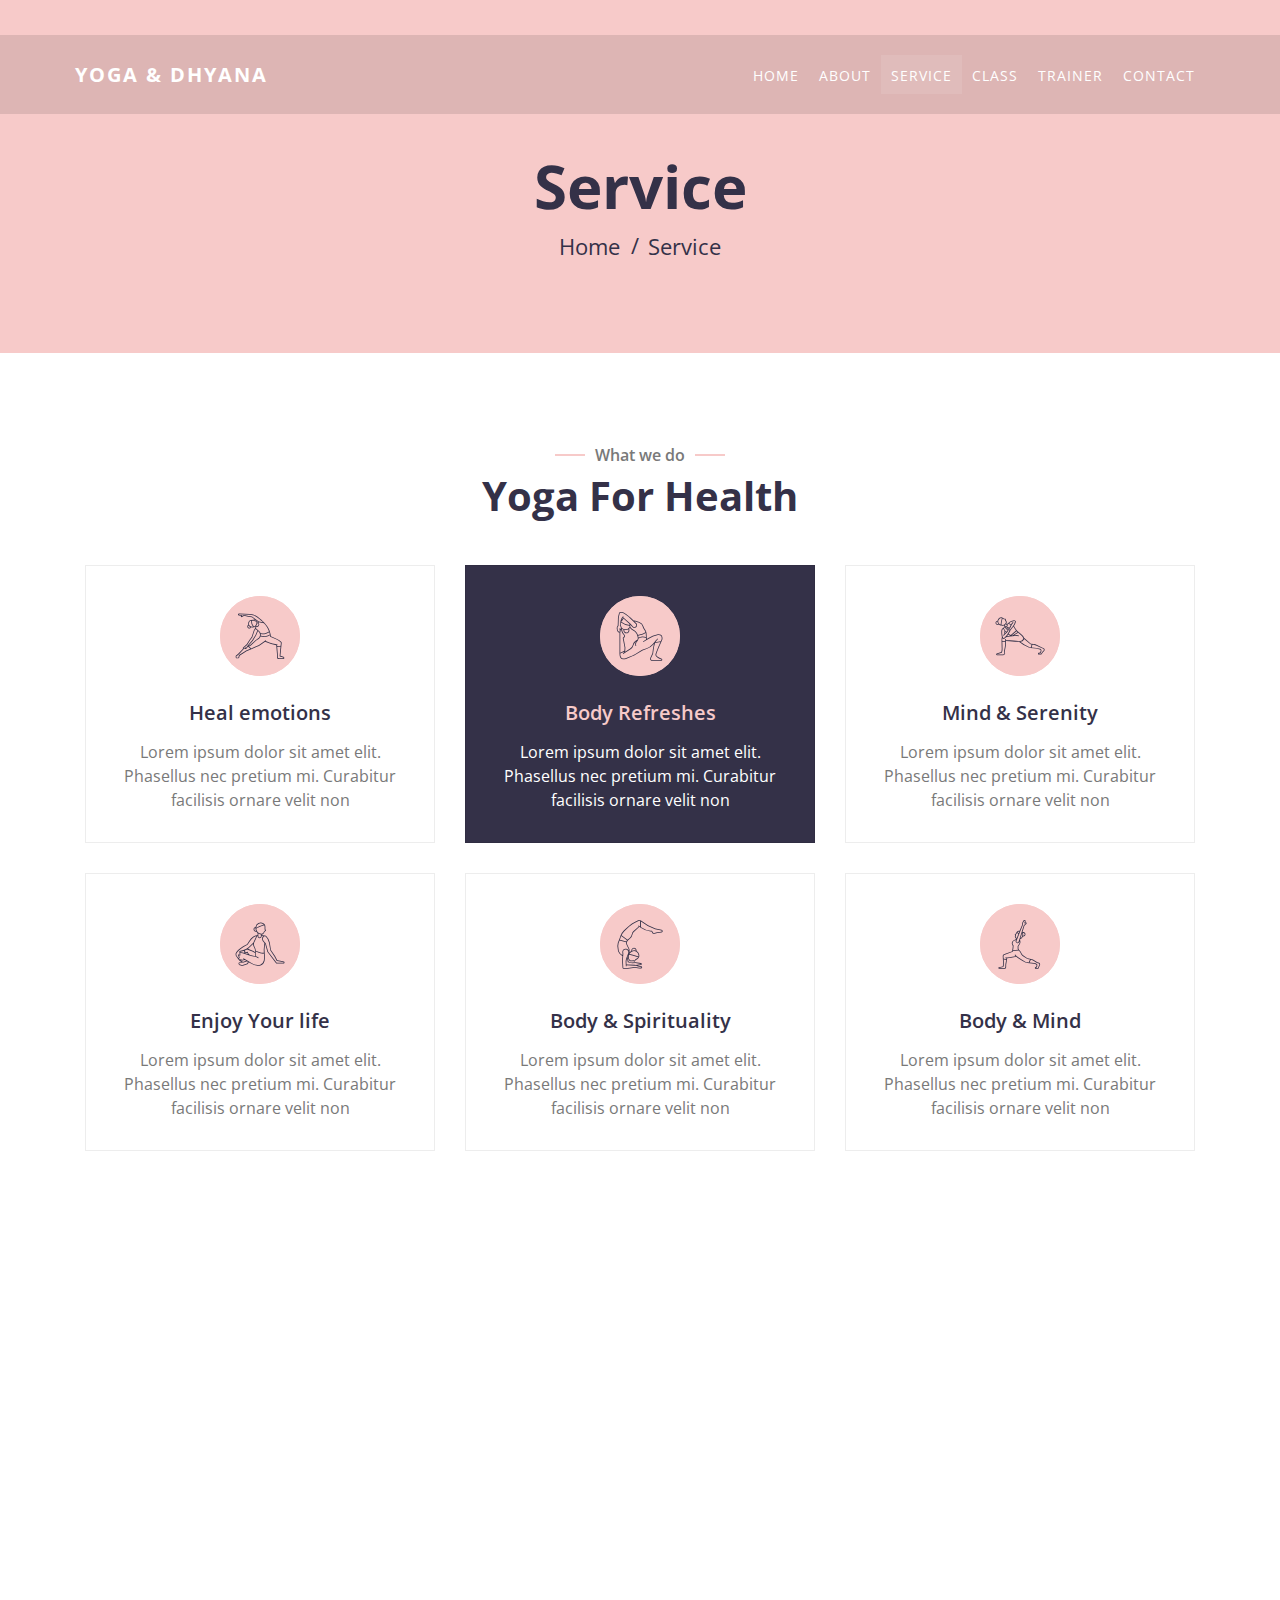
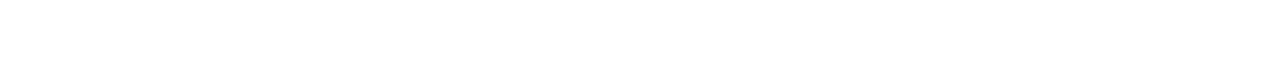
<file: service.html>
<!DOCTYPE html>
<html lang="en">
    <head>
        <meta charset="utf-8">
        <title>YOOGA - Free Yoga Website Template</title>
        <meta content="width=device-width, initial-scale=1.0" name="viewport">
        <meta content="Free Website Template" name="keywords">
        <meta content="Free Website Template" name="description">

        <!-- Favicon -->
        <link href="img/favicon.ico" rel="icon">

        <!-- Google Font -->
        <link href="https://fonts.googleapis.com/css2?family=Open+Sans:wght@300;400;600;700;800&display=swap" rel="stylesheet">

        <!-- CSS Libraries -->
        <link href="https://stackpath.bootstrapcdn.com/bootstrap/4.4.1/css/bootstrap.min.css" rel="stylesheet">
        <link href="https://cdnjs.cloudflare.com/ajax/libs/font-awesome/5.10.0/css/all.min.css" rel="stylesheet">
        <link href="lib/animate/animate.min.css" rel="stylesheet">
        <link href="lib/flaticon/font/flaticon.css" rel="stylesheet"> 
        <link href="lib/owlcarousel/assets/owl.carousel.min.css" rel="stylesheet">
        <link href="lib/lightbox/css/lightbox.min.css" rel="stylesheet">

        <!-- Template Stylesheet -->
        <link href="css/style.css" rel="stylesheet">
    </head>

    <body>
        <!-- Top Bar Start -->
        <!-- <div class="top-bar d-none d-md-block">
            <div class="container-fluid">
                <div class="row">
                    <div class="col-md-8">
                        <div class="top-bar-left">
                            <div class="text">
                                <i class="far fa-clock"></i>
                                <h2>8:00 - 9:00</h2>
                                <p>Mon - Fri</p>
                            </div>
                            <div class="text">
                                <i class="fa fa-phone-alt"></i>
                                <h2>+123 456 7890</h2>
                                <p>For Appointment</p>
                            </div>
                        </div>
                    </div>
                    <div class="col-md-4">
                        <div class="top-bar-right">
                            <div class="social">
                                <a href=""><i class="fab fa-twitter"></i></a>
                                <a href=""><i class="fab fa-facebook-f"></i></a>
                                <a href=""><i class="fab fa-linkedin-in"></i></a>
                                <a href=""><i class="fab fa-instagram"></i></a>
                            </div>
                        </div>
                    </div>
                </div>
            </div>
        </div> -->
        <!-- Top Bar End -->

        <!-- Nav Bar Start -->
        <div class="navbar navbar-expand-lg bg-dark navbar-dark">
            <div class="container-fluid">
                <a href="index.html" class="navbar-brand">Yoga & Dhyana</a>
                <button type="button" class="navbar-toggler" data-toggle="collapse" data-target="#navbarCollapse">
                    <span class="navbar-toggler-icon"></span>
                </button>

                <div class="collapse navbar-collapse justify-content-between" id="navbarCollapse">
                    <div class="navbar-nav ml-auto">
                        <a href="index.html" class="nav-item nav-link">Home</a>
                        <a href="index.html#aboutRef" class="nav-item nav-link">About</a>
                        <a href="index.html#servicesRef" class="nav-item nav-link active">Service</a>
                        <!-- <a href="price.html" class="nav-item nav-link">Price</a> -->
                        <a href="class.html" class="nav-item nav-link">Class</a>
                        <a href="index.html#trainersRef" class="nav-item nav-link">Trainer</a>
                        <!-- <a href="portfolio.html" class="nav-item nav-link">Pose</a> -->
                        <!-- <div class="nav-item dropdown">
                            <a href="#" class="nav-link dropdown-toggle" data-toggle="dropdown">Blog</a>
                            <div class="dropdown-menu">
                                <a href="blog.html" class="dropdown-item">Blog Grid</a>
                                <a href="single.html" class="dropdown-item">Blog Detail</a>
                            </div>
                        </div> -->
                        <a href="contact.html" class="nav-item nav-link">Contact</a>
                    </div>
                </div>
            </div>
        </div>
        <!-- Nav Bar End -->


        <!-- Page Header Start -->
        <div class="page-header">
            <div class="container">
                <div class="row">
                    <div class="col-12">
                        <h2>Service</h2>
                    </div>
                    <div class="col-12">
                        <a href="">Home</a>
                        <a href="">Service</a>
                    </div>
                </div>
            </div>
        </div>
        <!-- Page Header End -->


        <!-- Service Start -->
        <div class="service">
            <div class="container">
                <div class="section-header text-center wow zoomIn" data-wow-delay="0.1s">
                    <p>What we do</p>
                    <h2>Yoga For Health</h2>
                </div>
                <div class="row">
                    <div class="col-lg-4 col-md-6 wow fadeInUp" data-wow-delay="0.0s">
                        <div class="service-item">
                            <div class="service-icon">
                                <i class="flaticon-workout"></i>
                            </div>
                            <h3>Heal emotions</h3>
                            <p>
                                Lorem ipsum dolor sit amet elit. Phasellus nec pretium mi. Curabitur facilisis ornare velit non
                            </p>
                        </div>
                    </div>
                    <div class="col-lg-4 col-md-6 wow fadeInUp" data-wow-delay="0.2s">
                        <div class="service-item active">
                            <div class="service-icon">
                                <i class="flaticon-workout-1"></i>
                            </div>
                            <h3>Body Refreshes</h3>
                            <p>
                                Lorem ipsum dolor sit amet elit. Phasellus nec pretium mi. Curabitur facilisis ornare velit non
                            </p>
                        </div>
                    </div>
                    <div class="col-lg-4 col-md-6 wow fadeInUp" data-wow-delay="0.4s">
                        <div class="service-item">
                            <div class="service-icon">
                                <i class="flaticon-workout-2"></i>
                            </div>
                            <h3>Mind & Serenity</h3>
                            <p>
                                Lorem ipsum dolor sit amet elit. Phasellus nec pretium mi. Curabitur facilisis ornare velit non
                            </p>
                        </div>
                    </div>
                    <div class="col-lg-4 col-md-6 wow fadeInUp" data-wow-delay="0.6s">
                        <div class="service-item">
                            <div class="service-icon">
                                <i class="flaticon-workout-3"></i>
                            </div>
                            <h3>Enjoy Your life</h3>
                            <p>
                                Lorem ipsum dolor sit amet elit. Phasellus nec pretium mi. Curabitur facilisis ornare velit non
                            </p>
                        </div>
                    </div>
                    <div class="col-lg-4 col-md-6 wow fadeInUp" data-wow-delay="0.8s">
                        <div class="service-item">
                            <div class="service-icon">
                                <i class="flaticon-workout-4"></i>
                            </div>
                            <h3>Body & Spirituality</h3>
                            <p>
                                Lorem ipsum dolor sit amet elit. Phasellus nec pretium mi. Curabitur facilisis ornare velit non
                            </p>
                        </div>
                    </div>
                    <div class="col-lg-4 col-md-6 wow fadeInUp" data-wow-delay="1s">
                        <div class="service-item">
                            <div class="service-icon">
                                <i class="flaticon-yoga-pose"></i>
                            </div>
                            <h3>Body & Mind</h3>
                            <p>
                                Lorem ipsum dolor sit amet elit. Phasellus nec pretium mi. Curabitur facilisis ornare velit non
                            </p>
                        </div>
                    </div>
                </div>
            </div>
        </div>
        <!-- Service End -->


        <!-- Footer Start -->
        <div class="footer wow fadeIn" data-wow-delay="0.3s">
            <div class="container-fluid">
                <div class="container">
                    <div class="footer-info">
                        <a href="index.html" class="footer-logo">Yoga & Dhyana</a>
                        <h3>Kovaipudur, Coimbatore</h3>
                        <div class="footer-menu">
                            <p>+012 345 67890</p>
                            <p>info@example.com</p>
                        </div>
                        <div class="footer-social">
                            <a href=""><i class="fab fa-twitter"></i></a>
                            <a href=""><i class="fab fa-facebook-f"></i></a>
                            <a href=""><i class="fab fa-youtube"></i></a>
                            <a href=""><i class="fab fa-instagram"></i></a>
                            <a href=""><i class="fab fa-linkedin-in"></i></a>
                        </div>
                    </div>
                </div>
                <div class="container copyright">
                    <div class="row">
                        <div class="col-md-6">
                            <p>&copy; <a href="#">Your Site Name</a>, All Right Reserved.</p>
                        </div>
                        <div class="col-md-6">
                            <p>Designed By <a href="https://htmlcodex.com">HTML Codex</a></p>
                        </div>
                    </div>
                </div>
            </div>
        </div>
        <!-- Footer End -->

        <a href="#" class="back-to-top"><i class="fa fa-chevron-up"></i></a>

        <!-- JavaScript Libraries -->
        <script src="https://code.jquery.com/jquery-3.4.1.min.js"></script>
        <script src="https://stackpath.bootstrapcdn.com/bootstrap/4.4.1/js/bootstrap.bundle.min.js"></script>
        <script src="lib/easing/easing.min.js"></script>
        <script src="lib/wow/wow.min.js"></script>
        <script src="lib/owlcarousel/owl.carousel.min.js"></script>
        <script src="lib/isotope/isotope.pkgd.min.js"></script>
        <script src="lib/lightbox/js/lightbox.min.js"></script>
        
        <!-- Contact Javascript File -->
        <script src="mail/jqBootstrapValidation.min.js"></script>
        <script src="mail/contact.js"></script>

        <!-- Template Javascript -->
        <script src="js/main.js"></script>
    </body>
</html>
</file>
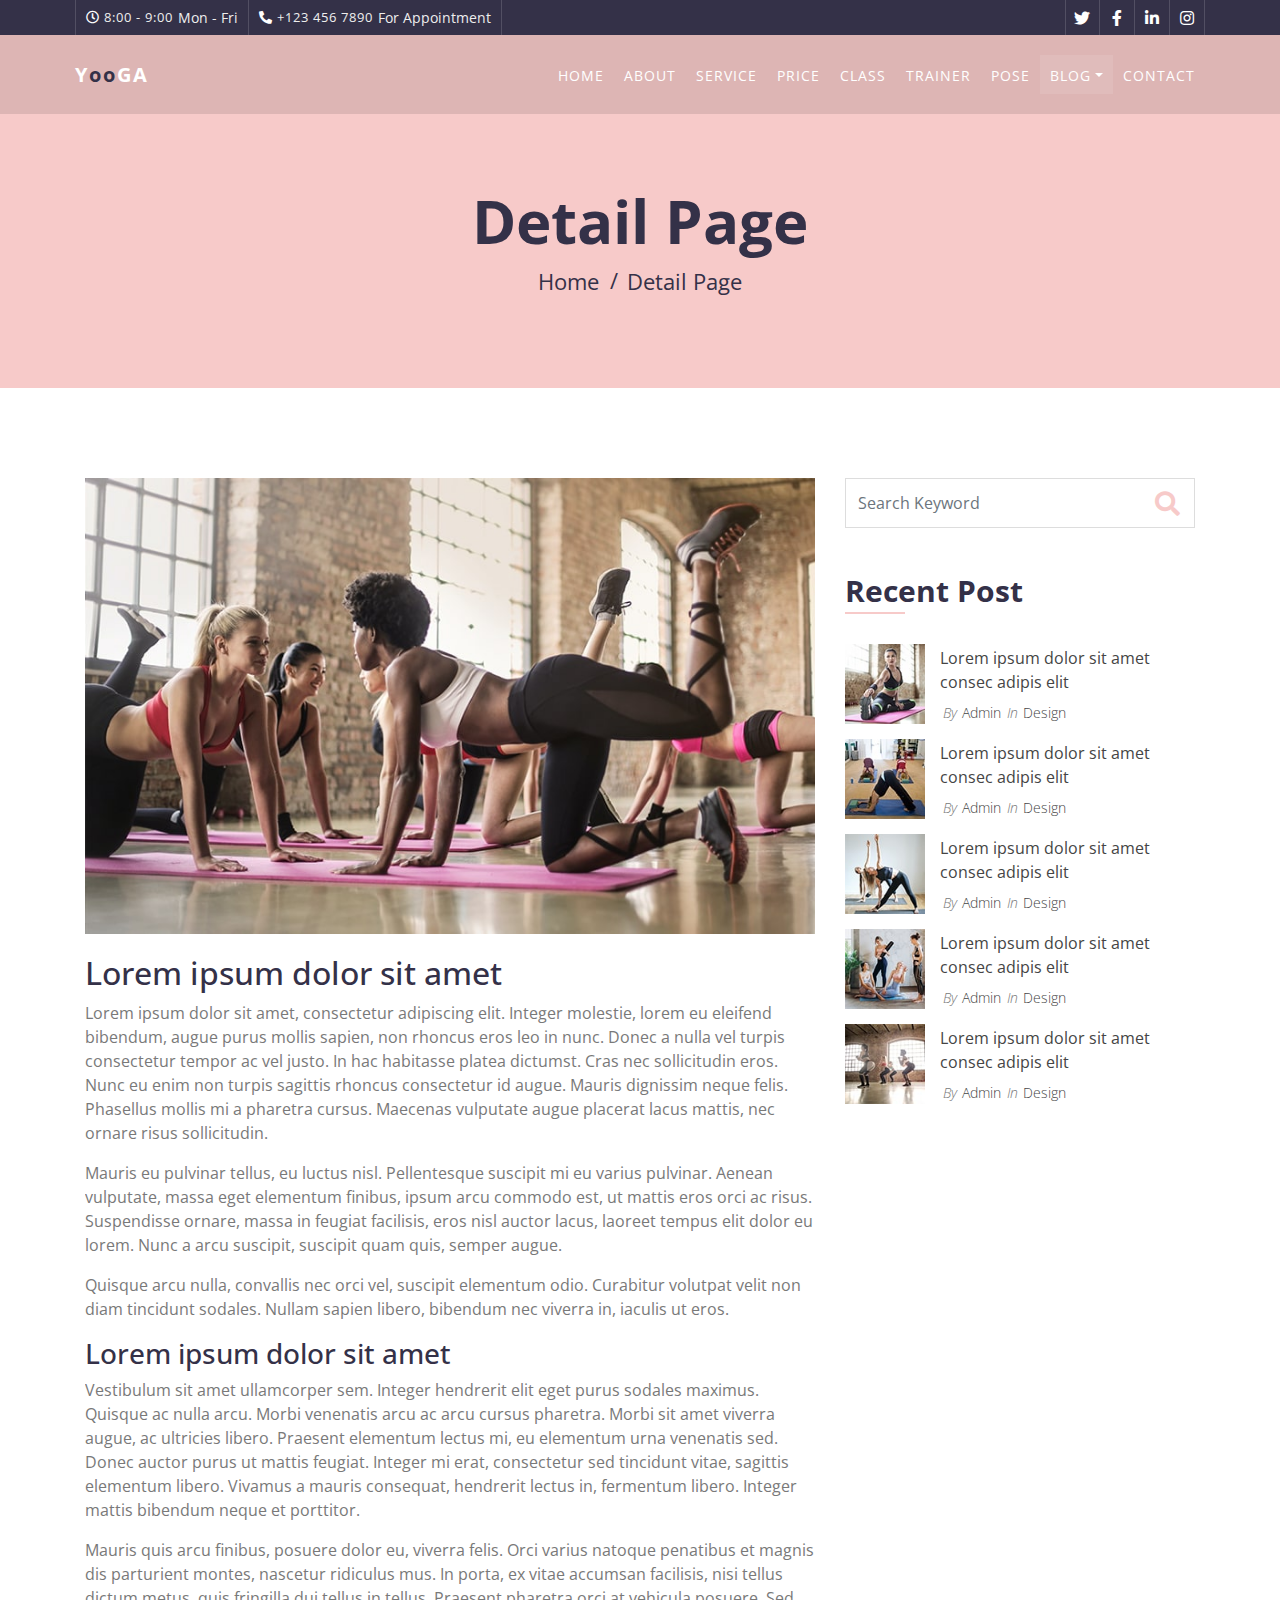
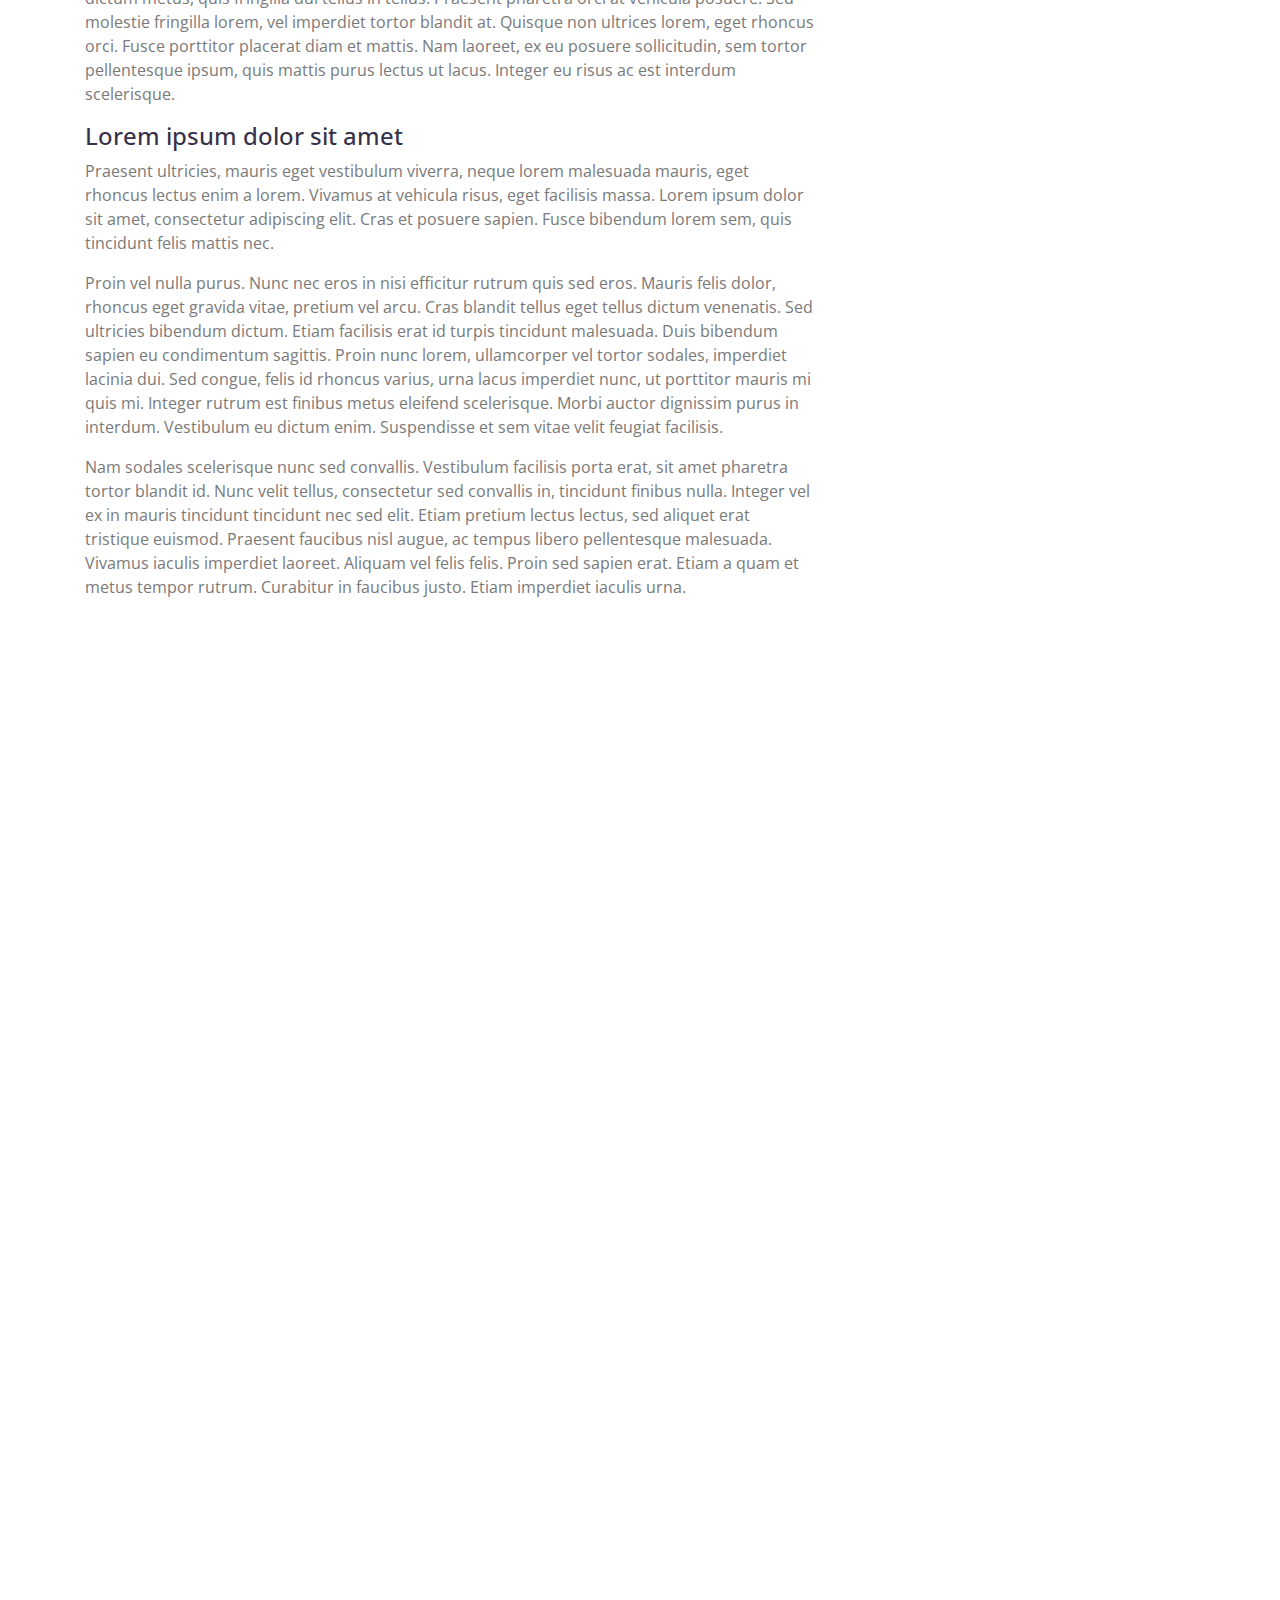
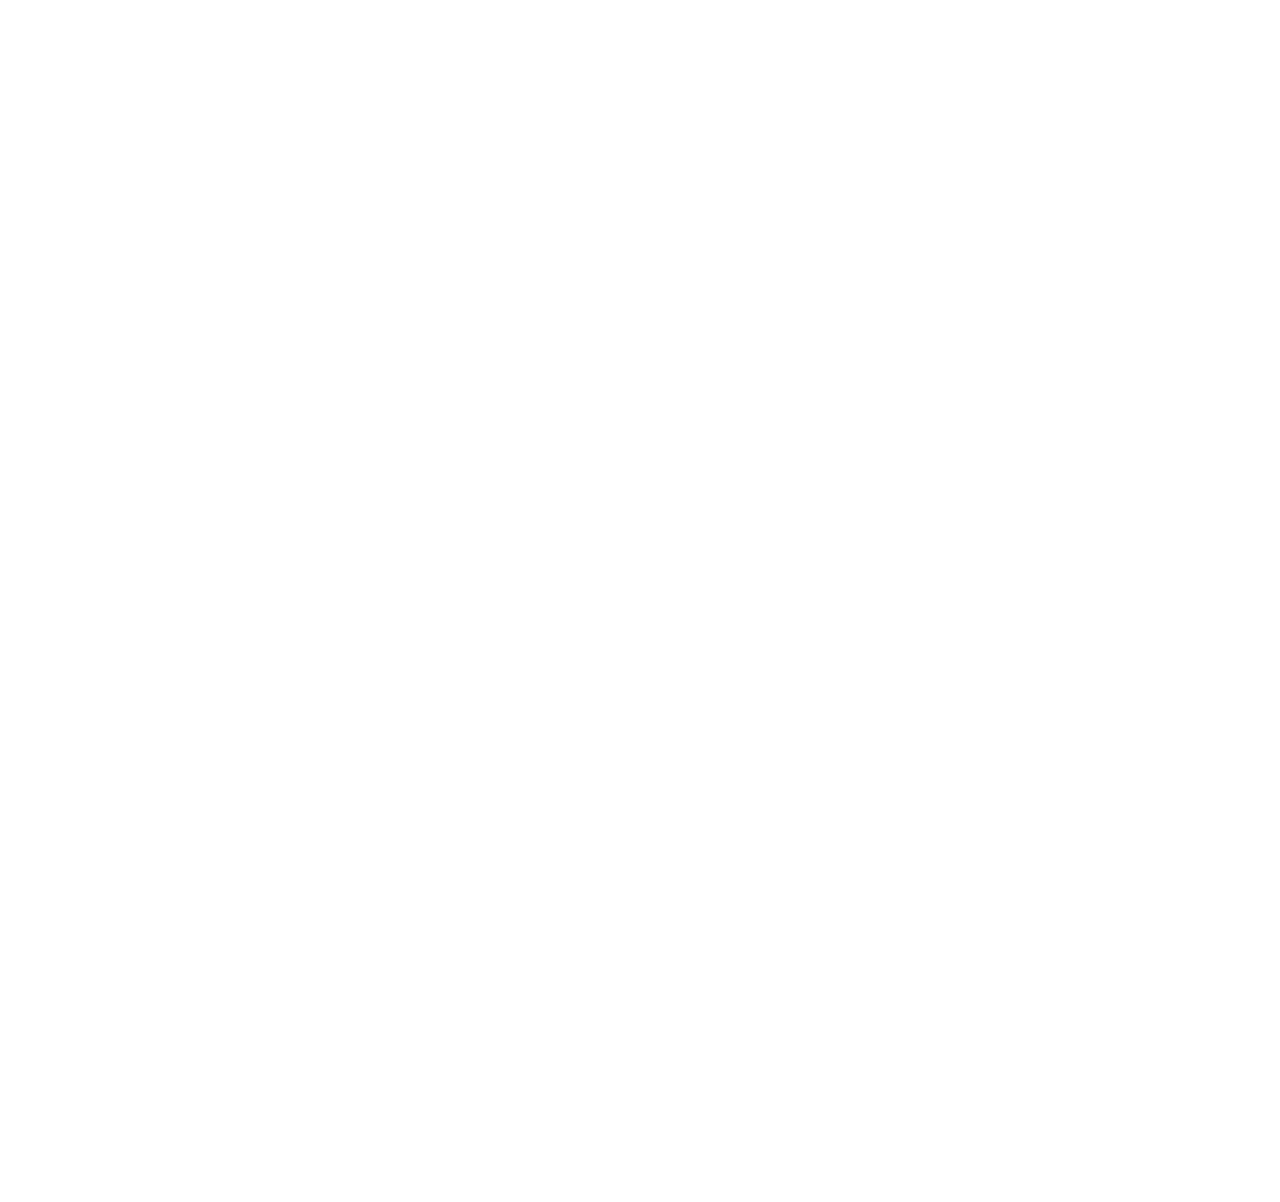
<file: single.html>
<!DOCTYPE html>
<html lang="en">
    <head>
        <meta charset="utf-8">
        <title>YOOGA - Free Yoga Website Template</title>
        <meta content="width=device-width, initial-scale=1.0" name="viewport">
        <meta content="Free Website Template" name="keywords">
        <meta content="Free Website Template" name="description">

        <!-- Favicon -->
        <link href="img/favicon.ico" rel="icon">

        <!-- Google Font -->
        <link href="https://fonts.googleapis.com/css2?family=Open+Sans:wght@300;400;600;700;800&display=swap" rel="stylesheet">

        <!-- CSS Libraries -->
        <link href="https://stackpath.bootstrapcdn.com/bootstrap/4.4.1/css/bootstrap.min.css" rel="stylesheet">
        <link href="https://cdnjs.cloudflare.com/ajax/libs/font-awesome/5.10.0/css/all.min.css" rel="stylesheet">
        <link href="lib/animate/animate.min.css" rel="stylesheet">
        <link href="lib/flaticon/font/flaticon.css" rel="stylesheet"> 
        <link href="lib/owlcarousel/assets/owl.carousel.min.css" rel="stylesheet">
        <link href="lib/lightbox/css/lightbox.min.css" rel="stylesheet">

        <!-- Template Stylesheet -->
        <link href="css/style.css" rel="stylesheet">
    </head>

    <body>
        <!-- Top Bar Start -->
        <div class="top-bar d-none d-md-block">
            <div class="container-fluid">
                <div class="row">
                    <div class="col-md-8">
                        <div class="top-bar-left">
                            <div class="text">
                                <i class="far fa-clock"></i>
                                <h2>8:00 - 9:00</h2>
                                <p>Mon - Fri</p>
                            </div>
                            <div class="text">
                                <i class="fa fa-phone-alt"></i>
                                <h2>+123 456 7890</h2>
                                <p>For Appointment</p>
                            </div>
                        </div>
                    </div>
                    <div class="col-md-4">
                        <div class="top-bar-right">
                            <div class="social">
                                <a href=""><i class="fab fa-twitter"></i></a>
                                <a href=""><i class="fab fa-facebook-f"></i></a>
                                <a href=""><i class="fab fa-linkedin-in"></i></a>
                                <a href=""><i class="fab fa-instagram"></i></a>
                            </div>
                        </div>
                    </div>
                </div>
            </div>
        </div>
        <!-- Top Bar End -->

        <!-- Nav Bar Start -->
        <div class="navbar navbar-expand-lg bg-dark navbar-dark">
            <div class="container-fluid">
                <a href="index.html" class="navbar-brand">Y<span>oo</span>ga</a>
                <button type="button" class="navbar-toggler" data-toggle="collapse" data-target="#navbarCollapse">
                    <span class="navbar-toggler-icon"></span>
                </button>

                <div class="collapse navbar-collapse justify-content-between" id="navbarCollapse">
                    <div class="navbar-nav ml-auto">
                        <a href="index.html" class="nav-item nav-link">Home</a>
                        <a href="about.html" class="nav-item nav-link">About</a>
                        <a href="service.html" class="nav-item nav-link">Service</a>
                        <a href="price.html" class="nav-item nav-link">Price</a>
                        <a href="class.html" class="nav-item nav-link">Class</a>
                        <a href="team.html" class="nav-item nav-link">Trainer</a>
                        <a href="portfolio.html" class="nav-item nav-link">Pose</a>
                        <div class="nav-item dropdown">
                            <a href="#" class="nav-link dropdown-toggle active" data-toggle="dropdown">Blog</a>
                            <div class="dropdown-menu">
                                <a href="blog.html" class="dropdown-item">Blog Grid</a>
                                <a href="single.html" class="dropdown-item">Blog Detail</a>
                            </div>
                        </div>
                        <a href="contact.html" class="nav-item nav-link">Contact</a>
                    </div>
                </div>
            </div>
        </div>
        <!-- Nav Bar End -->


        <!-- Page Header Start -->
        <div class="page-header">
            <div class="container">
                <div class="row">
                    <div class="col-12">
                        <h2>Detail Page</h2>
                    </div>
                    <div class="col-12">
                        <a href="">Home</a>
                        <a href="">Detail Page</a>
                    </div>
                </div>
            </div>
        </div>
        <!-- Page Header End -->


        <!-- Single Post Start-->
        <div class="single">
            <div class="container">
                <div class="row">
                    <div class="col-lg-8">
                        <div class="single-content wow fadeInUp">
                            <img src="img/single.jpg" />
                            <h2>Lorem ipsum dolor sit amet</h2>
                            <p>
                                Lorem ipsum dolor sit amet, consectetur adipiscing elit. Integer molestie, lorem eu eleifend bibendum, augue purus mollis sapien, non rhoncus eros leo in nunc. Donec a nulla vel turpis consectetur tempor ac vel justo. In hac habitasse platea dictumst. Cras nec sollicitudin eros. Nunc eu enim non turpis sagittis rhoncus consectetur id augue. Mauris dignissim neque felis. Phasellus mollis mi a pharetra cursus. Maecenas vulputate augue placerat lacus mattis, nec ornare risus sollicitudin.
                            </p>
                            <p>
                                Mauris eu pulvinar tellus, eu luctus nisl. Pellentesque suscipit mi eu varius pulvinar. Aenean vulputate, massa eget elementum finibus, ipsum arcu commodo est, ut mattis eros orci ac risus. Suspendisse ornare, massa in feugiat facilisis, eros nisl auctor lacus, laoreet tempus elit dolor eu lorem. Nunc a arcu suscipit, suscipit quam quis, semper augue.
                            </p>
                            <p>
                                Quisque arcu nulla, convallis nec orci vel, suscipit elementum odio. Curabitur volutpat velit non diam tincidunt sodales. Nullam sapien libero, bibendum nec viverra in, iaculis ut eros.
                            </p>
                            <h3>Lorem ipsum dolor sit amet</h3>
                            <p>
                                Vestibulum sit amet ullamcorper sem. Integer hendrerit elit eget purus sodales maximus. Quisque ac nulla arcu. Morbi venenatis arcu ac arcu cursus pharetra. Morbi sit amet viverra augue, ac ultricies libero. Praesent elementum lectus mi, eu elementum urna venenatis sed. Donec auctor purus ut mattis feugiat. Integer mi erat, consectetur sed tincidunt vitae, sagittis elementum libero. Vivamus a mauris consequat, hendrerit lectus in, fermentum libero. Integer mattis bibendum neque et porttitor.
                            </p>
                            <p>
                                Mauris quis arcu finibus, posuere dolor eu, viverra felis. Orci varius natoque penatibus et magnis dis parturient montes, nascetur ridiculus mus. In porta, ex vitae accumsan facilisis, nisi tellus dictum metus, quis fringilla dui tellus in tellus. Praesent pharetra orci at vehicula posuere. Sed molestie fringilla lorem, vel imperdiet tortor blandit at. Quisque non ultrices lorem, eget rhoncus orci. Fusce porttitor placerat diam et mattis. Nam laoreet, ex eu posuere sollicitudin, sem tortor pellentesque ipsum, quis mattis purus lectus ut lacus. Integer eu risus ac est interdum scelerisque.
                            </p>
                            <h4>Lorem ipsum dolor sit amet</h4>
                            <p>
                                Praesent ultricies, mauris eget vestibulum viverra, neque lorem malesuada mauris, eget rhoncus lectus enim a lorem. Vivamus at vehicula risus, eget facilisis massa. Lorem ipsum dolor sit amet, consectetur adipiscing elit. Cras et posuere sapien. Fusce bibendum lorem sem, quis tincidunt felis mattis nec.
                            </p>
                            <p>
                                Proin vel nulla purus. Nunc nec eros in nisi efficitur rutrum quis sed eros. Mauris felis dolor, rhoncus eget gravida vitae, pretium vel arcu. Cras blandit tellus eget tellus dictum venenatis. Sed ultricies bibendum dictum. Etiam facilisis erat id turpis tincidunt malesuada. Duis bibendum sapien eu condimentum sagittis. Proin nunc lorem, ullamcorper vel tortor sodales, imperdiet lacinia dui. Sed congue, felis id rhoncus varius, urna lacus imperdiet nunc, ut porttitor mauris mi quis mi. Integer rutrum est finibus metus eleifend scelerisque. Morbi auctor dignissim purus in interdum. Vestibulum eu dictum enim. Suspendisse et sem vitae velit feugiat facilisis.
                            </p>
                            <p>
                                Nam sodales scelerisque nunc sed convallis. Vestibulum facilisis porta erat, sit amet pharetra tortor blandit id. Nunc velit tellus, consectetur sed convallis in, tincidunt finibus nulla. Integer vel ex in mauris tincidunt tincidunt nec sed elit. Etiam pretium lectus lectus, sed aliquet erat tristique euismod. Praesent faucibus nisl augue, ac tempus libero pellentesque malesuada. Vivamus iaculis imperdiet laoreet. Aliquam vel felis felis. Proin sed sapien erat. Etiam a quam et metus tempor rutrum. Curabitur in faucibus justo. Etiam imperdiet iaculis urna.
                            </p>
                        </div>
                        <div class="single-tags wow fadeInUp">
                            <a href="">National</a>
                            <a href="">International</a>
                            <a href="">Economics</a>
                            <a href="">Politics</a>
                            <a href="">Lifestyle</a>
                            <a href="">Technology</a>
                            <a href="">Trades</a>
                        </div>
                        <div class="single-bio wow fadeInUp">
                            <div class="single-bio-img">
                                <img src="img/user.jpg" />
                            </div>
                            <div class="single-bio-text">
                                <h3>Author Name</h3>
                                <p>
                                    Lorem ipsum dolor sit amet elit. Integer lorem augue purus mollis sapien, non eros leo in nunc. Donec a nulla vel turpis tempor ac vel justo. In hac platea dictumst.
                                </p>
                            </div>
                        </div>
                        <div class="single-related wow fadeInUp">
                            <h2>Related Post</h2>
                            <div class="owl-carousel related-slider">
                                <div class="post-item">
                                    <div class="post-img">
                                        <img src="img/post-1.jpg" />
                                    </div>
                                    <div class="post-text">
                                        <a href="">Lorem ipsum dolor sit amet consec adipis elit</a>
                                        <div class="post-meta">
                                            <p>By<a href="">Admin</a></p>
                                            <p>In<a href="">Design</a></p>
                                        </div>
                                    </div>
                                </div>
                                <div class="post-item">
                                    <div class="post-img">
                                        <img src="img/post-2.jpg" />
                                    </div>
                                    <div class="post-text">
                                        <a href="">Lorem ipsum dolor sit amet consec adipis elit</a>
                                        <div class="post-meta">
                                            <p>By<a href="">Admin</a></p>
                                            <p>In<a href="">Design</a></p>
                                        </div>
                                    </div>
                                </div>
                                <div class="post-item">
                                    <div class="post-img">
                                        <img src="img/post-3.jpg" />
                                    </div>
                                    <div class="post-text">
                                        <a href="">Lorem ipsum dolor sit amet consec adipis elit</a>
                                        <div class="post-meta">
                                            <p>By<a href="">Admin</a></p>
                                            <p>In<a href="">Design</a></p>
                                        </div>
                                    </div>
                                </div>
                                <div class="post-item">
                                    <div class="post-img">
                                        <img src="img/post-4.jpg" />
                                    </div>
                                    <div class="post-text">
                                        <a href="">Lorem ipsum dolor sit amet consec adipis elit</a>
                                        <div class="post-meta">
                                            <p>By<a href="">Admin</a></p>
                                            <p>In<a href="">Design</a></p>
                                        </div>
                                    </div>
                                </div>
                            </div>
                        </div>

                        <div class="single-comment wow fadeInUp">
                            <h2>3 Comments</h2>
                            <ul class="comment-list">
                                <li class="comment-item">
                                    <div class="comment-body">
                                        <div class="comment-img">
                                            <img src="img/user.jpg" />
                                        </div>
                                        <div class="comment-text">
                                            <h3><a href="">Josh Dunn</a></h3>
                                            <span>01 Jan 2045 at 12:00pm</span>
                                            <p>
                                                Lorem ipsum dolor sit amet elit. Integer lorem augue purus mollis sapien, non eros leo in nunc. Donec a nulla vel turpis tempor ac vel justo. In hac platea dictumst. 
                                            </p>
                                            <a class="btn" href="">Reply</a>
                                        </div>
                                    </div>
                                </li>
                                <li class="comment-item">
                                    <div class="comment-body">
                                        <div class="comment-img">
                                            <img src="img/user.jpg" />
                                        </div>
                                        <div class="comment-text">
                                            <h3><a href="">Josh Dunn</a></h3>
                                            <p><span>01 Jan 2045 at 12:00pm</span></p>
                                            <p>
                                                Lorem ipsum dolor sit amet elit. Integer lorem augue purus mollis sapien, non eros leo in nunc. Donec a nulla vel turpis tempor ac vel justo. In hac platea dictumst. 
                                            </p>
                                            <a class="btn" href="">Reply</a>
                                        </div>
                                    </div>
                                    <ul class="comment-child">
                                        <li class="comment-item">
                                            <div class="comment-body">
                                                <div class="comment-img">
                                                    <img src="img/user.jpg" />
                                                </div>
                                                <div class="comment-text">
                                                    <h3><a href="">Josh Dunn</a></h3>
                                                    <p><span>01 Jan 2045 at 12:00pm</span></p>
                                                    <p>
                                                        Lorem ipsum dolor sit amet elit. Integer lorem augue purus mollis sapien, non eros leo in nunc. Donec a nulla vel turpis tempor ac vel justo. In hac platea dictumst. 
                                                    </p>
                                                    <a class="btn" href="">Reply</a>
                                                </div>
                                            </div>
                                        </li>
                                    </ul>
                                </li>
                            </ul>
                        </div>
                        <div class="comment-form wow fadeInUp">
                            <h2>Leave a comment</h2>
                            <form>
                                <div class="form-group">
                                    <label for="name">Name *</label>
                                    <input type="text" class="form-control" id="name">
                                </div>
                                <div class="form-group">
                                    <label for="email">Email *</label>
                                    <input type="email" class="form-control" id="email">
                                </div>
                                <div class="form-group">
                                    <label for="website">Website</label>
                                    <input type="url" class="form-control" id="website">
                                </div>

                                <div class="form-group">
                                    <label for="message">Message *</label>
                                    <textarea id="message" cols="30" rows="5" class="form-control"></textarea>
                                </div>
                                <div class="form-group">
                                    <input type="submit" value="Post Comment" class="btn">
                                </div>
                            </form>
                        </div>
                    </div>

                    <div class="col-lg-4">
                        <div class="sidebar">
                            <div class="sidebar-widget wow fadeInUp">
                                <div class="search-widget">
                                    <form>
                                        <input class="form-control" type="text" placeholder="Search Keyword">
                                        <button class="btn"><i class="fa fa-search"></i></button>
                                    </form>
                                </div>
                            </div>

                            <div class="sidebar-widget wow fadeInUp">
                                <h2 class="widget-title">Recent Post</h2>
                                <div class="recent-post">
                                    <div class="post-item">
                                        <div class="post-img">
                                            <img src="img/post-1.jpg" />
                                        </div>
                                        <div class="post-text">
                                            <a href="">Lorem ipsum dolor sit amet consec adipis elit</a>
                                            <div class="post-meta">
                                                <p>By<a href="">Admin</a></p>
                                                <p>In<a href="">Design</a></p>
                                            </div>
                                        </div>
                                    </div>
                                    <div class="post-item">
                                        <div class="post-img">
                                            <img src="img/post-2.jpg" />
                                        </div>
                                        <div class="post-text">
                                            <a href="">Lorem ipsum dolor sit amet consec adipis elit</a>
                                            <div class="post-meta">
                                                <p>By<a href="">Admin</a></p>
                                                <p>In<a href="">Design</a></p>
                                            </div>
                                        </div>
                                    </div>
                                    <div class="post-item">
                                        <div class="post-img">
                                            <img src="img/post-3.jpg" />
                                        </div>
                                        <div class="post-text">
                                            <a href="">Lorem ipsum dolor sit amet consec adipis elit</a>
                                            <div class="post-meta">
                                                <p>By<a href="">Admin</a></p>
                                                <p>In<a href="">Design</a></p>
                                            </div>
                                        </div>
                                    </div>
                                    <div class="post-item">
                                        <div class="post-img">
                                            <img src="img/post-4.jpg" />
                                        </div>
                                        <div class="post-text">
                                            <a href="">Lorem ipsum dolor sit amet consec adipis elit</a>
                                            <div class="post-meta">
                                                <p>By<a href="">Admin</a></p>
                                                <p>In<a href="">Design</a></p>
                                            </div>
                                        </div>
                                    </div>
                                    <div class="post-item">
                                        <div class="post-img">
                                            <img src="img/post-5.jpg" />
                                        </div>
                                        <div class="post-text">
                                            <a href="">Lorem ipsum dolor sit amet consec adipis elit</a>
                                            <div class="post-meta">
                                                <p>By<a href="">Admin</a></p>
                                                <p>In<a href="">Design</a></p>
                                            </div>
                                        </div>
                                    </div>
                                </div>
                            </div>

                            <div class="sidebar-widget wow fadeInUp">
                                <div class="image-widget">
                                    <a href="#"><img src="img/blog-1.jpg" alt="Image"></a>
                                </div>
                            </div>

                            <div class="sidebar-widget wow fadeInUp">
                                <div class="tab-post">
                                    <ul class="nav nav-pills nav-justified">
                                        <li class="nav-item">
                                            <a class="nav-link active" data-toggle="pill" href="#featured">Featured</a>
                                        </li>
                                        <li class="nav-item">
                                            <a class="nav-link" data-toggle="pill" href="#popular">Popular</a>
                                        </li>
                                        <li class="nav-item">
                                            <a class="nav-link" data-toggle="pill" href="#latest">Latest</a>
                                        </li>
                                    </ul>

                                    <div class="tab-content">
                                        <div id="featured" class="container tab-pane active">
                                            <div class="post-item">
                                                <div class="post-img">
                                                    <img src="img/post-1.jpg" />
                                                </div>
                                                <div class="post-text">
                                                    <a href="">Lorem ipsum dolor sit amet consec adipis elit</a>
                                                    <div class="post-meta">
                                                        <p>By<a href="">Admin</a></p>
                                                        <p>In<a href="">Design</a></p>
                                                    </div>
                                                </div>
                                            </div>
                                            <div class="post-item">
                                                <div class="post-img">
                                                    <img src="img/post-2.jpg" />
                                                </div>
                                                <div class="post-text">
                                                    <a href="">Lorem ipsum dolor sit amet consec adipis elit</a>
                                                    <div class="post-meta">
                                                        <p>By<a href="">Admin</a></p>
                                                        <p>In<a href="">Design</a></p>
                                                    </div>
                                                </div>
                                            </div>
                                            <div class="post-item">
                                                <div class="post-img">
                                                    <img src="img/post-3.jpg" />
                                                </div>
                                                <div class="post-text">
                                                    <a href="">Lorem ipsum dolor sit amet consec adipis elit</a>
                                                    <div class="post-meta">
                                                        <p>By<a href="">Admin</a></p>
                                                        <p>In<a href="">Design</a></p>
                                                    </div>
                                                </div>
                                            </div>
                                            <div class="post-item">
                                                <div class="post-img">
                                                    <img src="img/post-4.jpg" />
                                                </div>
                                                <div class="post-text">
                                                    <a href="">Lorem ipsum dolor sit amet consec adipis elit</a>
                                                    <div class="post-meta">
                                                        <p>By<a href="">Admin</a></p>
                                                        <p>In<a href="">Design</a></p>
                                                    </div>
                                                </div>
                                            </div>
                                            <div class="post-item">
                                                <div class="post-img">
                                                    <img src="img/post-5.jpg" />
                                                </div>
                                                <div class="post-text">
                                                    <a href="">Lorem ipsum dolor sit amet consec adipis elit</a>
                                                    <div class="post-meta">
                                                        <p>By<a href="">Admin</a></p>
                                                        <p>In<a href="">Design</a></p>
                                                    </div>
                                                </div>
                                            </div>
                                        </div>
                                        <div id="popular" class="container tab-pane fade">
                                            <div class="post-item">
                                                <div class="post-img">
                                                    <img src="img/post-1.jpg" />
                                                </div>
                                                <div class="post-text">
                                                    <a href="">Lorem ipsum dolor sit amet consec adipis elit</a>
                                                    <div class="post-meta">
                                                        <p>By<a href="">Admin</a></p>
                                                        <p>In<a href="">Design</a></p>
                                                    </div>
                                                </div>
                                            </div>
                                            <div class="post-item">
                                                <div class="post-img">
                                                    <img src="img/post-2.jpg" />
                                                </div>
                                                <div class="post-text">
                                                    <a href="">Lorem ipsum dolor sit amet consec adipis elit</a>
                                                    <div class="post-meta">
                                                        <p>By<a href="">Admin</a></p>
                                                        <p>In<a href="">Design</a></p>
                                                    </div>
                                                </div>
                                            </div>
                                            <div class="post-item">
                                                <div class="post-img">
                                                    <img src="img/post-3.jpg" />
                                                </div>
                                                <div class="post-text">
                                                    <a href="">Lorem ipsum dolor sit amet consec adipis elit</a>
                                                    <div class="post-meta">
                                                        <p>By<a href="">Admin</a></p>
                                                        <p>In<a href="">Design</a></p>
                                                    </div>
                                                </div>
                                            </div>
                                            <div class="post-item">
                                                <div class="post-img">
                                                    <img src="img/post-4.jpg" />
                                                </div>
                                                <div class="post-text">
                                                    <a href="">Lorem ipsum dolor sit amet consec adipis elit</a>
                                                    <div class="post-meta">
                                                        <p>By<a href="">Admin</a></p>
                                                        <p>In<a href="">Design</a></p>
                                                    </div>
                                                </div>
                                            </div>
                                            <div class="post-item">
                                                <div class="post-img">
                                                    <img src="img/post-5.jpg" />
                                                </div>
                                                <div class="post-text">
                                                    <a href="">Lorem ipsum dolor sit amet consec adipis elit</a>
                                                    <div class="post-meta">
                                                        <p>By<a href="">Admin</a></p>
                                                        <p>In<a href="">Design</a></p>
                                                    </div>
                                                </div>
                                            </div>
                                        </div>
                                        <div id="latest" class="container tab-pane fade">
                                            <div class="post-item">
                                                <div class="post-img">
                                                    <img src="img/post-1.jpg" />
                                                </div>
                                                <div class="post-text">
                                                    <a href="">Lorem ipsum dolor sit amet consec adipis elit</a>
                                                    <div class="post-meta">
                                                        <p>By<a href="">Admin</a></p>
                                                        <p>In<a href="">Design</a></p>
                                                    </div>
                                                </div>
                                            </div>
                                            <div class="post-item">
                                                <div class="post-img">
                                                    <img src="img/post-2.jpg" />
                                                </div>
                                                <div class="post-text">
                                                    <a href="">Lorem ipsum dolor sit amet consec adipis elit</a>
                                                    <div class="post-meta">
                                                        <p>By<a href="">Admin</a></p>
                                                        <p>In<a href="">Design</a></p>
                                                    </div>
                                                </div>
                                            </div>
                                            <div class="post-item">
                                                <div class="post-img">
                                                    <img src="img/post-3.jpg" />
                                                </div>
                                                <div class="post-text">
                                                    <a href="">Lorem ipsum dolor sit amet consec adipis elit</a>
                                                    <div class="post-meta">
                                                        <p>By<a href="">Admin</a></p>
                                                        <p>In<a href="">Design</a></p>
                                                    </div>
                                                </div>
                                            </div>
                                            <div class="post-item">
                                                <div class="post-img">
                                                    <img src="img/post-4.jpg" />
                                                </div>
                                                <div class="post-text">
                                                    <a href="">Lorem ipsum dolor sit amet consec adipis elit</a>
                                                    <div class="post-meta">
                                                        <p>By<a href="">Admin</a></p>
                                                        <p>In<a href="">Design</a></p>
                                                    </div>
                                                </div>
                                            </div>
                                            <div class="post-item">
                                                <div class="post-img">
                                                    <img src="img/post-5.jpg" />
                                                </div>
                                                <div class="post-text">
                                                    <a href="">Lorem ipsum dolor sit amet consec adipis elit</a>
                                                    <div class="post-meta">
                                                        <p>By<a href="">Admin</a></p>
                                                        <p>In<a href="">Design</a></p>
                                                    </div>
                                                </div>
                                            </div>
                                        </div>
                                    </div>
                                </div>
                            </div>

                            <div class="sidebar-widget wow fadeInUp">
                                <div class="image-widget">
                                    <a href="#"><img src="img/blog-2.jpg" alt="Image"></a>
                                </div>
                            </div>

                            <div class="sidebar-widget wow fadeInUp">
                                <h2 class="widget-title">Categories</h2>
                                <div class="category-widget">
                                    <ul>
                                        <li><a href="">National</a><span>(98)</span></li>
                                        <li><a href="">International</a><span>(87)</span></li>
                                        <li><a href="">Economics</a><span>(76)</span></li>
                                        <li><a href="">Politics</a><span>(65)</span></li>
                                        <li><a href="">Lifestyle</a><span>(54)</span></li>
                                        <li><a href="">Technology</a><span>(43)</span></li>
                                        <li><a href="">Trades</a><span>(32)</span></li>
                                    </ul>
                                </div>
                            </div>

                            <div class="sidebar-widget wow fadeInUp">
                                <div class="image-widget">
                                    <a href="#"><img src="img/blog-3.jpg" alt="Image"></a>
                                </div>
                            </div>

                            <div class="sidebar-widget wow fadeInUp">
                                <h2 class="widget-title">Tags Cloud</h2>
                                <div class="tag-widget">
                                    <a href="">National</a>
                                    <a href="">International</a>
                                    <a href="">Economics</a>
                                    <a href="">Politics</a>
                                    <a href="">Lifestyle</a>
                                    <a href="">Technology</a>
                                    <a href="">Trades</a>
                                </div>
                            </div>

                            <div class="sidebar-widget wow fadeInUp">
                                <h2 class="widget-title">Text Widget</h2>
                                <div class="text-widget">
                                    <p>
                                        Lorem ipsum dolor sit amet elit. Integer lorem augue purus mollis sapien, non eros leo in nunc. Donec a nulla vel turpis tempor ac vel justo. In hac platea nec eros. Nunc eu enim non turpis id augue.
                                    </p>
                                </div>
                            </div>
                        </div>
                    </div>
                </div>
            </div>
        </div>
        <!-- Single Post End-->   


        <!-- Footer Start -->
        <div class="footer wow fadeIn" data-wow-delay="0.3s">
            <div class="container-fluid">
                <div class="container">
                    <div class="footer-info">
                        <a href="index.html" class="footer-logo">Y<span>oo</span>ga</a>
                        <h3>123 Street, New York, USA</h3>
                        <div class="footer-menu">
                            <p>+012 345 67890</p>
                            <p>info@example.com</p>
                        </div>
                        <div class="footer-social">
                            <a href=""><i class="fab fa-twitter"></i></a>
                            <a href=""><i class="fab fa-facebook-f"></i></a>
                            <a href=""><i class="fab fa-youtube"></i></a>
                            <a href=""><i class="fab fa-instagram"></i></a>
                            <a href=""><i class="fab fa-linkedin-in"></i></a>
                        </div>
                    </div>
                </div>
                <div class="container copyright">
                    <div class="row">
                        <div class="col-md-6">
                            <p>&copy; <a href="#">Your Site Name</a>, All Right Reserved.</p>
                        </div>
                        <div class="col-md-6">
                            <p>Designed By <a href="https://htmlcodex.com">HTML Codex</a></p>
                        </div>
                    </div>
                </div>
            </div>
        </div>
        <!-- Footer End -->

        <a href="#" class="back-to-top"><i class="fa fa-chevron-up"></i></a>

        <!-- JavaScript Libraries -->
        <script src="https://code.jquery.com/jquery-3.4.1.min.js"></script>
        <script src="https://stackpath.bootstrapcdn.com/bootstrap/4.4.1/js/bootstrap.bundle.min.js"></script>
        <script src="lib/easing/easing.min.js"></script>
        <script src="lib/wow/wow.min.js"></script>
        <script src="lib/owlcarousel/owl.carousel.min.js"></script>
        <script src="lib/isotope/isotope.pkgd.min.js"></script>
        <script src="lib/lightbox/js/lightbox.min.js"></script>

        <!-- Contact Javascript File -->
        <script src="mail/jqBootstrapValidation.min.js"></script>
        <script src="mail/contact.js"></script>

        <!-- Template Javascript -->
        <script src="js/main.js"></script>
    </body>
</html>
</file>
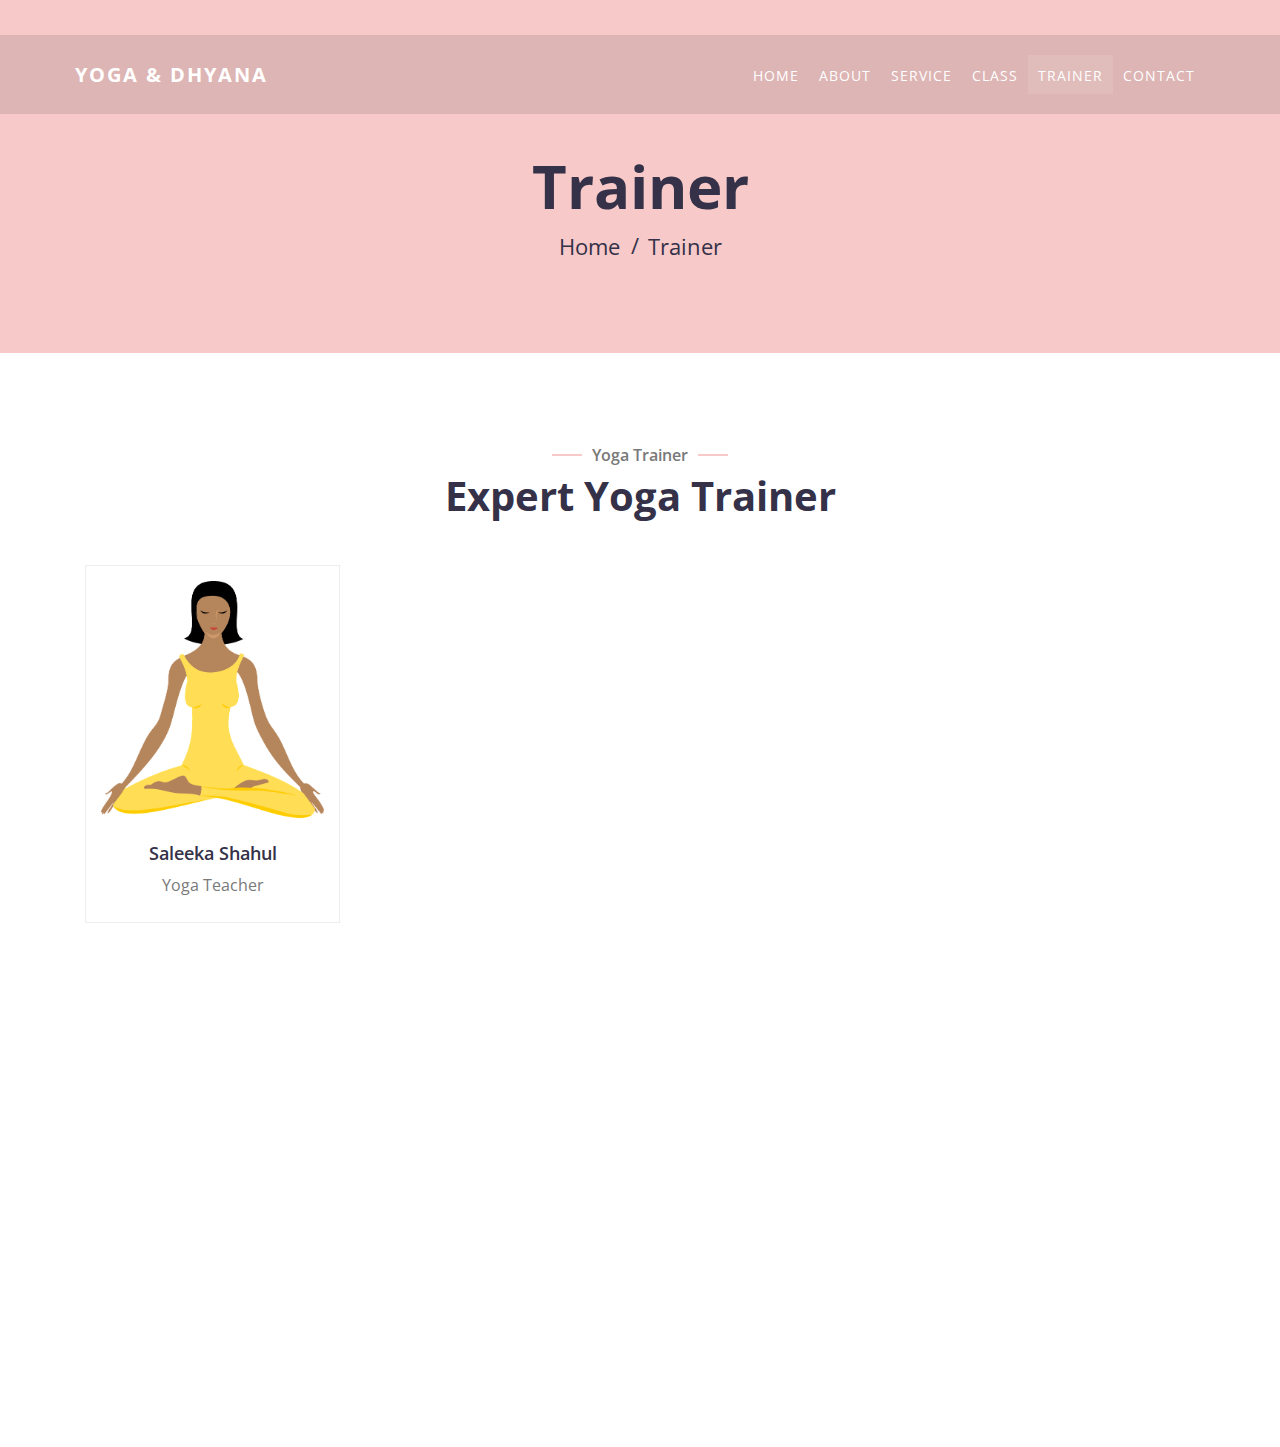
<file: team.html>
<!DOCTYPE html>
<html lang="en">
    <head>
        <meta charset="utf-8">
        <title>Trainer - Yoga & Dhyana</title>
        <meta content="width=device-width, initial-scale=1.0" name="viewport">
        <meta content="Free Website Template" name="keywords">
        <meta content="Free Website Template" name="description">

        <!-- Favicon -->
        <link href="img/favicon.ico" rel="icon">

        <!-- Google Font -->
        <link href="https://fonts.googleapis.com/css2?family=Open+Sans:wght@300;400;600;700;800&display=swap" rel="stylesheet">

        <!-- CSS Libraries -->
        <link href="https://stackpath.bootstrapcdn.com/bootstrap/4.4.1/css/bootstrap.min.css" rel="stylesheet">
        <link href="https://cdnjs.cloudflare.com/ajax/libs/font-awesome/5.10.0/css/all.min.css" rel="stylesheet">
        <link href="lib/animate/animate.min.css" rel="stylesheet">
        <link href="lib/flaticon/font/flaticon.css" rel="stylesheet"> 
        <link href="lib/owlcarousel/assets/owl.carousel.min.css" rel="stylesheet">
        <link href="lib/lightbox/css/lightbox.min.css" rel="stylesheet">

        <!-- Template Stylesheet -->
        <link href="css/style.css" rel="stylesheet">
    </head>

    <body>
        <!-- Top Bar Start -->
        <!-- <div class="top-bar d-none d-md-block">
            <div class="container-fluid">
                <div class="row">
                    <div class="col-md-8">
                        <div class="top-bar-left">
                            <div class="text">
                                <i class="far fa-clock"></i>
                                <h2>8:00 - 9:00</h2>
                                <p>Mon - Fri</p>
                            </div>
                            <div class="text">
                                <i class="fa fa-phone-alt"></i>
                                <h2>+123 456 7890</h2>
                                <p>For Appointment</p>
                            </div>
                        </div>
                    </div>
                    <div class="col-md-4">
                        <div class="top-bar-right">
                            <div class="social">
                                <a href=""><i class="fab fa-twitter"></i></a>
                                <a href=""><i class="fab fa-facebook-f"></i></a>
                                <a href=""><i class="fab fa-linkedin-in"></i></a>
                                <a href=""><i class="fab fa-instagram"></i></a>
                            </div>
                        </div>
                    </div>
                </div>
            </div>
        </div> -->
        <!-- Top Bar End -->

        <!-- Nav Bar Start -->
        <div class="navbar navbar-expand-lg bg-dark navbar-dark">
            <div class="container-fluid">
                <a href="index.html" class="navbar-brand">Yoga & Dhyana</a>
                <button type="button" class="navbar-toggler" data-toggle="collapse" data-target="#navbarCollapse">
                    <span class="navbar-toggler-icon"></span>
                </button>

                <div class="collapse navbar-collapse justify-content-between" id="navbarCollapse">
                    <div class="navbar-nav ml-auto">
                        <a href="index.html" class="nav-item nav-link">Home</a>
                        <a href="about.html" class="nav-item nav-link">About</a>
                        <a href="service.html" class="nav-item nav-link">Service</a>
                        <!-- <a href="price.html" class="nav-item nav-link">Price</a> -->
                        <a href="class.html" class="nav-item nav-link">Class</a>
                        <a href="team.html" class="nav-item nav-link active">Trainer</a>
                        <!-- <a href="portfolio.html" class="nav-item nav-link">Pose</a> -->
                        <!-- <div class="nav-item dropdown">
                            <a href="#" class="nav-link dropdown-toggle" data-toggle="dropdown">Blog</a>
                            <div class="dropdown-menu">
                                <a href="blog.html" class="dropdown-item">Blog Grid</a>
                                <a href="single.html" class="dropdown-item">Blog Detail</a>
                            </div>
                        </div> -->
                        <a href="contact.html" class="nav-item nav-link">Contact</a>
                    </div>
                </div>
            </div>
        </div>
        <!-- Nav Bar End -->


        <!-- Page Header Start -->
        <div class="page-header">
            <div class="container">
                <div class="row">
                    <div class="col-12">
                        <h2>Trainer</h2>
                    </div>
                    <div class="col-12">
                        <a href="">Home</a>
                        <a href="">Trainer</a>
                    </div>
                </div>
            </div>
        </div>
        <!-- Page Header End -->


        <!-- Team Start -->
        <div class="team">
            <div class="container">
                <div class="section-header text-center wow zoomIn" data-wow-delay="0.1s">
                    <p>Yoga Trainer</p>
                    <h2>Expert Yoga Trainer</h2>
                </div>
                <div class="row">
                    <div class="col-lg-3 col-md-6 wow fadeInUp" data-wow-delay="0.0s">
                        <div class="team-item">
                            <div class="team-img">
                                <img src="img/team-1.png" alt="Image">
                                <div class="team-social">
                                    <a href=""><i class="fab fa-twitter"></i></a>
                                    <a href=""><i class="fab fa-facebook-f"></i></a>
                                    <a href=""><i class="fab fa-linkedin-in"></i></a>
                                    <a href=""><i class="fab fa-instagram"></i></a>
                                </div>
                            </div>
                            <div class="team-text">
                                <h2>Saleeka Shahul</h2>
                                <p>Yoga Teacher</p>
                            </div>
                        </div>
                    </div>
                    <!-- <div class="col-lg-3 col-md-6 wow fadeInUp" data-wow-delay="0.2s">
                        <div class="team-item">
                            <div class="team-img">
                                <img src="img/team-2.jpg" alt="Image">
                                <div class="team-social">
                                    <a href=""><i class="fab fa-twitter"></i></a>
                                    <a href=""><i class="fab fa-facebook-f"></i></a>
                                    <a href=""><i class="fab fa-linkedin-in"></i></a>
                                    <a href=""><i class="fab fa-instagram"></i></a>
                                </div>
                            </div>
                            <div class="team-text">
                                <h2>Lilly Fry</h2>
                                <p>Yoga Teacher</p>
                            </div>
                        </div>
                    </div> -->
                    <!-- <div class="col-lg-3 col-md-6 wow fadeInUp" data-wow-delay="0.4s">
                        <div class="team-item">
                            <div class="team-img">
                                <img src="img/team-3.jpg" alt="Image">
                                <div class="team-social">
                                    <a href=""><i class="fab fa-twitter"></i></a>
                                    <a href=""><i class="fab fa-facebook-f"></i></a>
                                    <a href=""><i class="fab fa-linkedin-in"></i></a>
                                    <a href=""><i class="fab fa-instagram"></i></a>
                                </div>
                            </div>
                            <div class="team-text">
                                <h2>Elise Moran</h2>
                                <p>Yoga Teacher</p>
                            </div>
                        </div>
                    </div> -->
                    <!-- <div class="col-lg-3 col-md-6 wow fadeInUp" data-wow-delay="0.6s">
                        <div class="team-item">
                            <div class="team-img">
                                <img src="img/team-4.png" alt="Image">
                                <div class="team-social">
                                    <a href=""><i class="fab fa-twitter"></i></a>
                                    <a href=""><i class="fab fa-facebook-f"></i></a>
                                    <a href=""><i class="fab fa-linkedin-in"></i></a>
                                    <a href=""><i class="fab fa-instagram"></i></a>
                                </div>
                            </div>
                            <div class="team-text">
                                <h2>Kate Glover</h2>
                                <p>Yoga Teacher</p>
                            </div>
                        </div>
                    </div> -->
                    <!-- <div class="col-lg-3 col-md-6 wow fadeInUp" data-wow-delay="0.8s">
                        <div class="team-item">
                            <div class="team-img">
                                <img src="img/team-1.jpg" alt="Image">
                                <div class="team-social">
                                    <a href=""><i class="fab fa-twitter"></i></a>
                                    <a href=""><i class="fab fa-facebook-f"></i></a>
                                    <a href=""><i class="fab fa-linkedin-in"></i></a>
                                    <a href=""><i class="fab fa-instagram"></i></a>
                                </div>
                            </div>
                            <div class="team-text">
                                <h2>Millie Harper</h2>
                                <p>Yoga Teacher</p>
                            </div>
                        </div>
                    </div>
                    <div class="col-lg-3 col-md-6 wow fadeInUp" data-wow-delay="1s">
                        <div class="team-item">
                            <div class="team-img">
                                <img src="img/team-2.jpg" alt="Image">
                                <div class="team-social">
                                    <a href=""><i class="fab fa-twitter"></i></a>
                                    <a href=""><i class="fab fa-facebook-f"></i></a>
                                    <a href=""><i class="fab fa-linkedin-in"></i></a>
                                    <a href=""><i class="fab fa-instagram"></i></a>
                                </div>
                            </div>
                            <div class="team-text">
                                <h2>Lilly Fry</h2>
                                <p>Yoga Teacher</p>
                            </div>
                        </div>
                    </div>
                    <div class="col-lg-3 col-md-6 wow fadeInUp" data-wow-delay="1.2s">
                        <div class="team-item">
                            <div class="team-img">
                                <img src="img/team-3.jpg" alt="Image">
                                <div class="team-social">
                                    <a href=""><i class="fab fa-twitter"></i></a>
                                    <a href=""><i class="fab fa-facebook-f"></i></a>
                                    <a href=""><i class="fab fa-linkedin-in"></i></a>
                                    <a href=""><i class="fab fa-instagram"></i></a>
                                </div>
                            </div>
                            <div class="team-text">
                                <h2>Elise Moran</h2>
                                <p>Yoga Teacher</p>
                            </div>
                        </div>
                    </div>
                    <div class="col-lg-3 col-md-6 wow fadeInUp" data-wow-delay="1.4s">
                        <div class="team-item">
                            <div class="team-img">
                                <img src="img/team-4.jpg" alt="Image">
                                <div class="team-social">
                                    <a href=""><i class="fab fa-twitter"></i></a>
                                    <a href=""><i class="fab fa-facebook-f"></i></a>
                                    <a href=""><i class="fab fa-linkedin-in"></i></a>
                                    <a href=""><i class="fab fa-instagram"></i></a>
                                </div>
                            </div>
                            <div class="team-text">
                                <h2>Kate Glover</h2>
                                <p>Yoga Teacher</p>
                            </div>
                        </div>
                    </div> -->
                </div>
            </div>
        </div>
        <!-- Team End -->


        <!-- Footer Start -->
        <div class="footer wow fadeIn" data-wow-delay="0.3s">
            <div class="container-fluid">
                <div class="container">
                    <div class="footer-info">
                        <a href="index.html" class="footer-logo">Yoga & Dhyana</a>
                        <h3>Kovaipudur, Coimbatore</h3>
                        <div class="footer-menu">
                            <p>+012 345 67890</p>
                            <p>info@example.com</p>
                        </div>
                        <div class="footer-social">
                            <a href=""><i class="fab fa-twitter"></i></a>
                            <a href=""><i class="fab fa-facebook-f"></i></a>
                            <a href=""><i class="fab fa-youtube"></i></a>
                            <a href=""><i class="fab fa-instagram"></i></a>
                            <a href=""><i class="fab fa-linkedin-in"></i></a>
                        </div>
                    </div>
                </div>
                <div class="container copyright">
                    <div class="row">
                        <div class="col-md-6">
                            <p>&copy; <a href="#">Your Site Name</a>, All Right Reserved.</p>
                        </div>
                        <div class="col-md-6">
                            <p>Designed By <a href="https://htmlcodex.com">HTML Codex</a></p>
                        </div>
                    </div>
                </div>
            </div>
        </div>
        <!-- Footer End -->

        <a href="#" class="back-to-top"><i class="fa fa-chevron-up"></i></a>

        <!-- JavaScript Libraries -->
        <script src="https://code.jquery.com/jquery-3.4.1.min.js"></script>
        <script src="https://stackpath.bootstrapcdn.com/bootstrap/4.4.1/js/bootstrap.bundle.min.js"></script>
        <script src="lib/easing/easing.min.js"></script>
        <script src="lib/wow/wow.min.js"></script>
        <script src="lib/owlcarousel/owl.carousel.min.js"></script>
        <script src="lib/isotope/isotope.pkgd.min.js"></script>
        <script src="lib/lightbox/js/lightbox.min.js"></script>
        
        <!-- Contact Javascript File -->
        <script src="mail/jqBootstrapValidation.min.js"></script>
        <script src="mail/contact.js"></script>

        <!-- Template Javascript -->
        <script src="js/main.js"></script>
    </body>
</html>
</file>
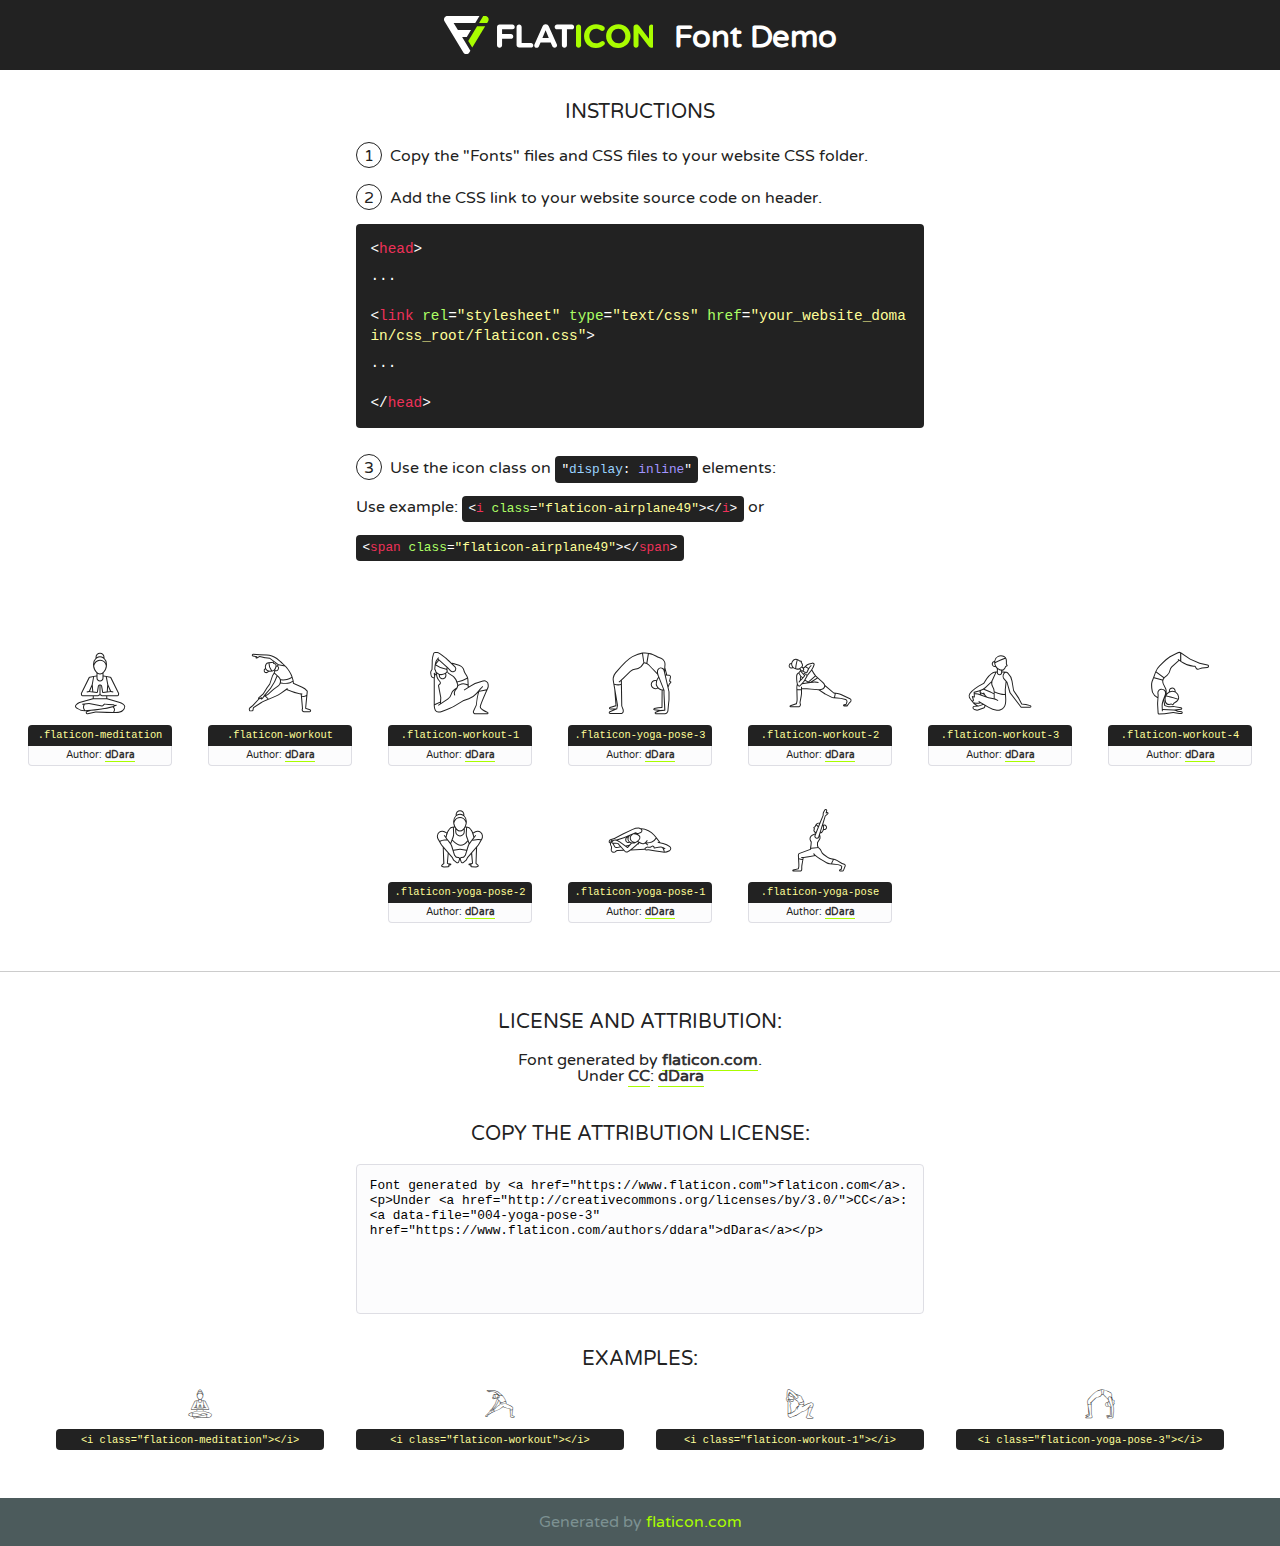
<file: lib/flaticon/font/flaticon.html>
<!DOCTYPE html>
<!--
  Flaticon icon font: Flaticon
  Creation date: 02/09/2020 06:16
-->
<html>
<!DOCTYPE html>
<html>

<head>
    <title>Flaticon WebFont</title>
    <link href="http://fonts.googleapis.com/css?family=Varela+Round" rel="stylesheet" type="text/css" />
    <link rel="stylesheet" type="text/css" href="flaticon.css">
    <meta charset="UTF-8">
    <style>
    html, body, div, span, applet, object, iframe,
    h1, h2, h3, h4, h5, h6, p, blockquote, pre,
    a, abbr, acronym, address, big, cite, code,
    del, dfn, em, img, ins, kbd, q, s, samp,
    small, strike, strong, sub, sup, tt, var,
    b, u, i, center,
    dl, dt, dd, ol, ul, li,
    fieldset, form, label, legend,
    table, caption, tbody, tfoot, thead, tr, th, td,
    article, aside, canvas, details, embed, 
    figure, figcaption, footer, header, hgroup, 
    menu, nav, output, ruby, section, summary,
    time, mark, audio, video {
        margin: 0;
        padding: 0;
        border: 0;
        font-size: 100%;
        font: inherit;
        vertical-align: baseline;
    }
    /* HTML5 display-role reset for older browsers */
    article, aside, details, figcaption, figure, 
    footer, header, hgroup, menu, nav, section {
        display: block;
    }
    body {
        line-height: 1;
    }
    ol, ul {
        list-style: none;
    }
    blockquote, q {
        quotes: none;
    }
    blockquote:before, blockquote:after,
    q:before, q:after {
        content: '';
        content: none;
    }
    table {
        border-collapse: collapse;
        border-spacing: 0;
    }
    body {
        font-family: 'Varela Round', Helvetica, Arial, sans-serif;
        font-size: 16px;
        color: #222;
    }
    a {
        color: #333;
        border-bottom: 1px solid #a9fd00;
        font-weight: bold;
        text-decoration: none;
    }
    * {
        -moz-box-sizing: border-box;
        -webkit-box-sizing: border-box;
        box-sizing: border-box;
        margin: 0;
        padding: 0;
    }
    [class^="flaticon-"]:before, [class*=" flaticon-"]:before, [class^="flaticon-"]:after, [class*=" flaticon-"]:after {
        font-family: Flaticon;
        font-size: 30px;
        font-style: normal;
        margin-left: 20px;
        color: #333;
    }
    .wrapper {
        max-width: 600px;
        margin: auto;
        padding: 0 1em;
    }
    .title {
        font-size: 1.25em;
        text-align: center;
        margin-bottom: 1em;
        text-transform: uppercase;
    }
    header {
        text-align: center;
        background-color: #222;
        color: #fff;
        padding: 1em;
    }
    header .logo {
        width: 210px;
        height: 38px;
        display: inline-block;
        vertical-align: middle;
        margin-right: 1em;
        border: none;
    }
    header strong {
        font-size: 1.95em;
        font-weight: bold;
        vertical-align: middle;
        margin-top: 5px;
        display: inline-block;
    }
    .demo {
        margin: 2em auto;
        line-height: 1.25em;
    }
    .demo ul li {
        margin-bottom: 1em;
    }
    .demo ul li .num {
        color: #222;
        border-radius: 20px;
        display: inline-block;
        width: 26px;
        padding: 3px;
        height: 26px;
        text-align: center;
        margin-right: 0.5em;
        border: 1px solid #222;
    }
    .demo ul li code {
        background-color: #222;
        border-radius: 4px;
        padding: 0.25em 0.5em;
        display: inline-block;
        color: #fff;
        font-family: Consolas,Monaco,Lucida Console,Liberation Mono,DejaVu Sans Mono,Bitstream Vera Sans Mono,Courier New, monospace;
        font-weight: lighter;
        margin-top: 1em;
        font-size: 0.8em;
        word-break: break-all;
    }
    .demo ul li code.big {
        padding: 1em;
        font-size: 0.9em;
    }
    .demo ul li code .red {
        color: #EF3159;
    }
    .demo ul li code .green {
        color: #ACFF65;
    }
    .demo ul li code .yellow {
        color: #FFFF99;
    }
    .demo ul li code .blue {
        color: #99D3FF;
    }
    .demo ul li code .purple {
        color: #A295FF;
    }
    .demo ul li code .dots {
        margin-top: 0.5em;
        display: block;
    }
    #glyphs {
        border-bottom: 1px solid #ccc;
        padding: 2em 0;
        text-align: center;
    }
    .glyph {
        display: inline-block;
        width: 9em;
        margin: 1em;
        text-align: center;
        vertical-align: top;
        background: #FFF;
    }
    .glyph .glyph-icon {
        padding: 10px;
        display: block;
        font-family:"Flaticon";
        font-size: 64px;
        line-height: 1;
    }
    .glyph .glyph-icon:before {
        font-size: 64px;
        color: #222;
        margin-left: 0;
    }
    .class-name {
        font-size: 0.65em;
        background-color: #222;
        color: #fff;
        border-radius: 4px 4px 0 0;
        padding: 0.5em;
        color: #FFFF99;
        font-family: Consolas,Monaco,Lucida Console,Liberation Mono,DejaVu Sans Mono,Bitstream Vera Sans Mono,Courier New, monospace;
    }
    .author-name {
        font-size: 0.6em;
        background-color: #fcfcfd;
        border: 1px solid #DEDEE4;
        border-top: 0;
        border-radius: 0 0 4px 4px;
        padding: 0.5em;
    }
    .class-name:last-child {
        font-size: 10px;
        color:#888;
    }
    .class-name:last-child a {
        font-size: 10px;
        color:#555;
    }
    .class-name:last-child a:hover {
        color:#a9fd00;
    }
    .glyph > input {
        display: block;
        width: 100px;
        margin: 5px auto;
        text-align: center;
        font-size: 12px;
        cursor: text;
    }
    .glyph > input.icon-input {
        font-family:"Flaticon";
        font-size: 16px;
        margin-bottom: 10px;
    }
    .attribution .title {
        margin-top: 2em;
    }
    .attribution textarea {
        background-color: #fcfcfd;
        padding: 1em;
        border: none;
        box-shadow: none;
        border: 1px solid #DEDEE4;
        border-radius: 4px;
        resize: none;
        width: 100%;
        height: 150px;
        font-size: 0.8em;
        font-family: Consolas,Monaco,Lucida Console,Liberation Mono,DejaVu Sans Mono,Bitstream Vera Sans Mono,Courier New, monospace;
        -webkit-appearance: none;
    }
    .iconsuse {
        margin: 2em auto;
        text-align: center;
        max-width: 1200px;
    }
    .iconsuse:after {
        content: '';
        display: table;
        clear: both;
    }
    .iconsuse .image {
        float: left;
        width: 25%;
        padding: 0 1em;
    }
    .iconsuse .image p {
        margin-bottom: 1em;
    }
    .iconsuse .image span {
        display: block;
        font-size: 0.65em;
        background-color: #222;
        color: #fff;
        border-radius: 4px;
        padding: 0.5em;
        color: #FFFF99;
        margin-top: 1em;
        font-family: Consolas,Monaco,Lucida Console,Liberation Mono,DejaVu Sans Mono,Bitstream Vera Sans Mono,Courier New, monospace;
    }
    #footer {
        text-align: center;
        background-color: #4C5B5C;
        color: #7c9192;
        padding: 1em;
    }
    #footer a {
        border: none;
        color: #a9fd00;
        font-weight: normal;
    }
    @media (max-width: 960px) {
        .iconsuse .image {
            width: 50%;
        }
    }
    @media (max-width: 560px) {
        .iconsuse .image {
            width: 100%;
        }
    }
    </style>
</head>

<body class="characters-off">

    <header>
        <a href="https://www.flaticon.com" target="_blank" class="logo">
            <svg version="1.1" xmlns="http://www.w3.org/2000/svg" xmlns:xlink="http://www.w3.org/1999/xlink" xmlns:a="http://ns.adobe.com/AdobeSVGViewerExtensions/3.0/" viewBox="0 0 560.875 102.036" enable-background="new 0 0 560.875 102.036" xml:space="preserve">
                <defs>
                </defs>
                <g>
                    <g class="letters">
                        <path fill="#ffffff" d="M141.596,29.675c0-3.777,2.985-6.767,6.764-6.767h34.438c3.426,0,6.15,2.728,6.15,6.15
                        c0,3.43-2.724,6.149-6.15,6.149h-27.674v13.091h23.719c3.429,0,6.151,2.724,6.151,6.15c0,3.43-2.723,6.149-6.151,6.149h-23.719
                        v17.574c0,3.773-2.986,6.761-6.764,6.761c-3.779,0-6.764-2.989-6.764-6.761V29.675z"></path>
                        <path fill="#ffffff" d="M193.844,29.149c0-3.781,2.985-6.767,6.764-6.767c3.776,0,6.763,2.985,6.763,6.767v42.957h25.039
                        c3.426,0,6.149,2.726,6.149,6.153c0,3.425-2.723,6.15-6.149,6.15h-31.802c-3.779,0-6.764-2.986-6.764-6.768V29.149z"></path>
                        <path fill="#ffffff" d="M241.891,75.71l21.438-48.407c1.492-3.341,4.215-5.357,7.906-5.357h0.792
                        c3.686,0,6.323,2.017,7.815,5.357l21.439,48.407c0.436,0.967,0.701,1.845,0.701,2.723c0,3.602-2.809,6.501-6.414,6.501
                        c-3.161,0-5.269-1.845-6.499-4.655l-4.132-9.661h-27.059l-4.301,10.102c-1.144,2.631-3.426,4.214-6.237,4.214
                        c-3.517,0-6.24-2.81-6.24-6.325C241.1,77.64,241.451,76.677,241.891,75.71z M279.932,58.666l-8.521-20.297l-8.526,20.297H279.932
                        z"></path>
                        <path fill="#ffffff" d="M314.864,35.387H301.86c-3.429,0-6.239-2.813-6.239-6.238c0-3.429,2.811-6.24,6.239-6.24h39.533
                        c3.426,0,6.237,2.811,6.237,6.24c0,3.425-2.811,6.238-6.237,6.238h-13.001v42.785c0,3.773-2.99,6.761-6.764,6.761
                        c-3.779,0-6.764-2.989-6.764-6.761V35.387z"></path>
                        <path fill="#A9FD00" d="M352.615,29.149c0-3.781,2.985-6.767,6.767-6.767c3.774,0,6.761,2.985,6.761,6.767v49.024
                        c0,3.773-2.987,6.761-6.761,6.761c-3.781,0-6.767-2.989-6.767-6.761V29.149z"></path>
                        <path fill="#A9FD00" d="M374.132,53.836v-0.179c0-17.481,13.178-31.801,32.065-31.801c9.22,0,15.459,2.458,20.557,6.238
                        c1.402,1.054,2.637,2.985,2.637,5.357c0,3.692-2.985,6.59-6.681,6.59c-1.845,0-3.071-0.702-4.044-1.319
                        c-3.776-2.813-7.729-4.393-12.562-4.393c-10.364,0-17.831,8.611-17.831,19.154v0.173c0,10.542,7.291,19.329,17.831,19.329
                        c5.715,0,9.492-1.756,13.359-4.834c1.049-0.874,2.458-1.491,4.039-1.491c3.429,0,6.325,2.813,6.325,6.236
                        c0,2.106-1.056,3.78-2.282,4.834c-5.539,4.834-12.036,7.733-21.878,7.733C387.572,85.464,374.132,71.493,374.132,53.836z"></path>
                        <path fill="#A9FD00" d="M433.009,53.836v-0.179c0-17.481,13.79-31.801,32.766-31.801c18.981,0,32.592,14.143,32.592,31.628v0.173
                        c0,17.483-13.785,31.807-32.769,31.807C446.625,85.464,433.009,71.32,433.009,53.836z M484.224,53.836v-0.179
                        c0-10.539-7.725-19.326-18.626-19.326c-10.893,0-18.449,8.611-18.449,19.154v0.173c0,10.542,7.73,19.329,18.626,19.329
                        C476.676,72.986,484.224,64.378,484.224,53.836z"></path>
                        <path fill="#A9FD00" d="M506.233,29.321c0-3.774,2.99-6.763,6.767-6.763h1.401c3.252,0,5.183,1.583,7.029,3.953l26.093,34.265
                        V29.059c0-3.692,2.99-6.677,6.681-6.677c3.683,0,6.671,2.985,6.671,6.677v48.934c0,3.78-2.987,6.765-6.764,6.765h-0.436
                        c-3.257,0-5.188-1.581-7.034-3.953l-27.056-35.492v32.944c0,3.687-2.985,6.676-6.678,6.676c-3.683,0-6.673-2.989-6.673-6.676
                        V29.321z"></path>
                    </g>
                    <g class="insignia">
                        <path fill="#ffffff" d="M48.372,56.137h12.517l11.156-18.537H37.186L25.688,18.539h57.825L94.668,0H9.271
                        C5.925,0,2.842,1.801,1.198,4.716c-1.644,2.907-1.593,6.482,0.134,9.343l50.38,83.501c1.678,2.781,4.689,4.476,7.938,4.476
                        c3.246,0,6.257-1.695,7.935-4.476l2.898-4.804L48.372,56.137z"></path>
                        <g class="i">
                            <path fill="#A9FD00" d="M93.575,18.539h0.031v0.004l21.652,0.004l2.705-4.488c1.727-2.861,1.778-6.436,0.133-9.343
                            C116.454,1.801,113.371,0,110.026,0h-5.294L93.575,18.539z"></path>
                            <polygon fill="#A9FD00" points="88.291,27.356 64.725,66.486 75.519,84.404 109.942,27.356"></polygon>
                        </g>
                    </g>
                </g>
            </svg>
        </a>
        <strong>Font Demo</strong>
    </header>


    <section class="demo wrapper">

        <p class="title">Instructions</p>

        <ul>
            <li>
                <span class="num">1</span>Copy the "Fonts" files and CSS files to your website CSS folder.
            </li>
            <li>
                <span class="num">2</span>Add the CSS link to your website source code on header.
                <code class="big">
                    &lt;<span class="red">head</span>&gt;
                    <br/><span class="dots">...</span>
                    <br/>&lt;<span class="red">link</span> <span class="green">rel</span>=<span class="yellow">"stylesheet"</span> <span class="green">type</span>=<span class="yellow">"text/css"</span> <span class="green">href</span>=<span class="yellow">"your_website_domain/css_root/flaticon.css"</span>&gt;
                    <br/><span class="dots">...</span>
                    <br/>&lt;/<span class="red">head</span>&gt;
                </code>
            </li>

            <li>
                <p>
                    <span class="num">3</span>Use the icon class on <code>"<span class="blue">display</span>:<span class="purple"> inline</span>"</code> elements:
                    <br />
                    Use example: <code>&lt;<span class="red">i</span> <span class="green">class</span>=<span class="yellow">&quot;flaticon-airplane49&quot;</span>&gt;&lt;/<span class="red">i</span>&gt;</code> or <code>&lt;<span class="red">span</span> <span class="green">class</span>=<span class="yellow">&quot;flaticon-airplane49&quot;</span>&gt;&lt;/<span class="red">span</span>&gt;</code>
            </li>
        </ul>

    </section>




   <section id="glyphs">          
    
      
        <div class="glyph"><div class="glyph-icon flaticon-meditation"></div>
            <div class="class-name">.flaticon-meditation</div>
            <div class="author-name">Author: <a data-file="001-meditation" href="https://www.flaticon.com/authors/ddara">dDara</a> </div> 
        </div>        
        
        <div class="glyph"><div class="glyph-icon flaticon-workout"></div>
            <div class="class-name">.flaticon-workout</div>
            <div class="author-name">Author: <a data-file="002-workout" href="https://www.flaticon.com/authors/ddara">dDara</a> </div> 
        </div>        
        
        <div class="glyph"><div class="glyph-icon flaticon-workout-1"></div>
            <div class="class-name">.flaticon-workout-1</div>
            <div class="author-name">Author: <a data-file="003-workout-1" href="https://www.flaticon.com/authors/ddara">dDara</a> </div> 
        </div>        
        
        <div class="glyph"><div class="glyph-icon flaticon-yoga-pose-3"></div>
            <div class="class-name">.flaticon-yoga-pose-3</div>
            <div class="author-name">Author: <a data-file="004-yoga-pose-3" href="https://www.flaticon.com/authors/ddara">dDara</a> </div> 
        </div>        
        
        <div class="glyph"><div class="glyph-icon flaticon-workout-2"></div>
            <div class="class-name">.flaticon-workout-2</div>
            <div class="author-name">Author: <a data-file="005-workout-2" href="https://www.flaticon.com/authors/ddara">dDara</a> </div> 
        </div>        
        
        <div class="glyph"><div class="glyph-icon flaticon-workout-3"></div>
            <div class="class-name">.flaticon-workout-3</div>
            <div class="author-name">Author: <a data-file="006-workout-3" href="https://www.flaticon.com/authors/ddara">dDara</a> </div> 
        </div>        
        
        <div class="glyph"><div class="glyph-icon flaticon-workout-4"></div>
            <div class="class-name">.flaticon-workout-4</div>
            <div class="author-name">Author: <a data-file="007-workout-4" href="https://www.flaticon.com/authors/ddara">dDara</a> </div> 
        </div>        
        
        <div class="glyph"><div class="glyph-icon flaticon-yoga-pose-2"></div>
            <div class="class-name">.flaticon-yoga-pose-2</div>
            <div class="author-name">Author: <a data-file="008-yoga-pose-2" href="https://www.flaticon.com/authors/ddara">dDara</a> </div> 
        </div>        
        
        <div class="glyph"><div class="glyph-icon flaticon-yoga-pose-1"></div>
            <div class="class-name">.flaticon-yoga-pose-1</div>
            <div class="author-name">Author: <a data-file="009-yoga-pose-1" href="https://www.flaticon.com/authors/ddara">dDara</a> </div> 
        </div>        
        
        <div class="glyph"><div class="glyph-icon flaticon-yoga-pose"></div>
            <div class="class-name">.flaticon-yoga-pose</div>
            <div class="author-name">Author: <a data-file="010-yoga-pose" href="https://www.flaticon.com/authors/ddara">dDara</a> </div> 
        </div>        
        

    </section>



    <section class="attribution wrapper"   style="text-align:center;">

      <div class="title">License and attribution:</div><div class="attrDiv">Font generated by <a href="https://www.flaticon.com">flaticon.com</a>. <div><p>Under <a href="http://creativecommons.org/licenses/by/3.0/">CC</a>: <a data-file="004-yoga-pose-3" href="https://www.flaticon.com/authors/ddara">dDara</a></p>  </div>
      </div>
      <div class="title">Copy the Attribution License:</div>

    <textarea onclick="this.focus();this.select();">Font generated by &lt;a href=&quot;https://www.flaticon.com&quot;&gt;flaticon.com&lt;/a&gt;. <p>Under <a href="http://creativecommons.org/licenses/by/3.0/">CC</a>: <a data-file="004-yoga-pose-3" href="https://www.flaticon.com/authors/ddara">dDara</a></p>  
     </textarea>

    </section>

    <section class="iconsuse">

          <div class="title">Examples:</div>            
             
            <div class="image">
                <p>
                    <i class="glyph-icon flaticon-meditation"></i> 
                    <span>&lt;i class=&quot;flaticon-meditation&quot;&gt;&lt;/i&gt;</span>
                </p>
            </div>
            
            <div class="image">
                <p>
                    <i class="glyph-icon flaticon-workout"></i> 
                    <span>&lt;i class=&quot;flaticon-workout&quot;&gt;&lt;/i&gt;</span>
                </p>
            </div>
            
            <div class="image">
                <p>
                    <i class="glyph-icon flaticon-workout-1"></i> 
                    <span>&lt;i class=&quot;flaticon-workout-1&quot;&gt;&lt;/i&gt;</span>
                </p>
            </div>
            
            <div class="image">
                <p>
                    <i class="glyph-icon flaticon-yoga-pose-3"></i> 
                    <span>&lt;i class=&quot;flaticon-yoga-pose-3&quot;&gt;&lt;/i&gt;</span>
                </p>
            </div>
                       
        </div>
                            
    </section>

<div id="footer">
    <div>Generated by <a href="https://www.flaticon.com">flaticon.com</a>
    </div>
</div>



</body>
</html>
</file>
<file: lib/flaticon/font/flaticon.css>
/*
  	Flaticon icon font: Flaticon
  	Creation date: 02/09/2020 06:16
  	*/

@font-face {
  font-family: "Flaticon";
  src: url("./Flaticon.eot");
  src: url("./Flaticon.eot?#iefix") format("embedded-opentype"),
       url("./Flaticon.woff2") format("woff2"),
       url("./Flaticon.woff") format("woff"),
       url("./Flaticon.ttf") format("truetype"),
       url("./Flaticon.svg#Flaticon") format("svg");
  font-weight: normal;
  font-style: normal;
}

@media screen and (-webkit-min-device-pixel-ratio:0) {
  @font-face {
    font-family: "Flaticon";
    src: url("./Flaticon.svg#Flaticon") format("svg");
  }
}

[class^="flaticon-"]:before, [class*=" flaticon-"]:before,
[class^="flaticon-"]:after, [class*=" flaticon-"]:after {   
  font-family: Flaticon;
font-style: normal;
}

.flaticon-meditation:before { content: "\f100"; }
.flaticon-workout:before { content: "\f101"; }
.flaticon-workout-1:before { content: "\f102"; }
.flaticon-yoga-pose-3:before { content: "\f103"; }
.flaticon-workout-2:before { content: "\f104"; }
.flaticon-workout-3:before { content: "\f105"; }
.flaticon-workout-4:before { content: "\f106"; }
.flaticon-yoga-pose-2:before { content: "\f107"; }
.flaticon-yoga-pose-1:before { content: "\f108"; }
.flaticon-yoga-pose:before { content: "\f109"; }
</file>
<file: css/style.css>
/*******************************/
/********* General CSS *********/
/*******************************/
body {
    color: #797979;
    background: #ffffff;
    font-family: 'Open Sans', sans-serif;
}

h1,
h2, 
h3, 
h4,
h5, 
h6 {
    color: #343148;
}

a {
    color: #454545;
    transition: .3s;
}

a:hover,
a:active,
a:focus {
    color: #F7CAC9;
    outline: none;
    text-decoration: none;
}

.btn:focus,
.form-control:focus {
    box-shadow: none;
}

.container-fluid {
    max-width: 1366px;
}

.back-to-top {
    position: fixed;
    display: none;
    background: #F7CAC9;
    width: 44px;
    height: 44px;
    text-align: center;
    line-height: 1;
    font-size: 22px;
    right: 15px;
    bottom: 15px;
    transition: background 0.5s;
    z-index: 9;
}

.back-to-top:hover {
    background: #343148;
}

.back-to-top:hover i {
    color: #F7CAC9;
}

.back-to-top i {
    color: #343148;
    padding-top: 10px;
}


/**********************************/
/********** Top Bar CSS ***********/
/**********************************/
.top-bar {
    position: relative;
    height: 35px;
    background: #343148;
}

.top-bar .top-bar-left {
    display: flex;
    align-items: center;
    justify-content: flex-start;
}

.top-bar .top-bar-right {
    display: flex;
    align-items: center;
    justify-content: flex-end;
}

.top-bar .text {
    display: flex;
    align-items: center;
    justify-content: center;
    flex-direction: row;
    height: 35px;
    padding: 0 10px;
    text-align: center;
    border-left: 1px solid rgba(255, 255, 255, .15);
}

.top-bar .text:last-child {
    border-right: 1px solid rgba(255, 255, 255, .15);
}

.top-bar .text i {
    font-size: 13px;
    color: #ffffff;
    margin-right: 5px;
}

.top-bar .text h2 {
    color: #eeeeee;
    font-weight: 400;
    font-size: 13px;
    letter-spacing: 1px;
    margin: 0;
}

.top-bar .text p {
    color: #eeeeee;
    font-size: 14px;
    font-weight: 400;
    margin: 0 0 0 5px;
}

.top-bar .social {
    display: flex;
    height: 35px;
    font-size: 0;
    justify-content: flex-end;
}

.top-bar .social a {
    display: flex;
    align-items: center;
    justify-content: center;
    width: 35px;
    height: 100%;
    font-size: 16px;
    color: #ffffff;
    border-right: 1px solid rgba(255, 255, 255, .15);
}

.top-bar .social a:first-child {
    border-left: 1px solid rgba(255, 255, 255, .15);
}

.top-bar .social a:hover {
    color: #092a49;
    background: #ffffff;
}

@media (min-width: 992px) {
    .top-bar {
        padding: 0 60px;
    }
}


/**********************************/
/*********** Nav Bar CSS **********/
/**********************************/
.navbar {
    position: relative;
    transition: .5s;
    z-index: 999;
}

.navbar.nav-sticky {
    position: fixed;
    top: 0;
    width: 100%;
    box-shadow: 0 2px 5px rgba(0, 0, 0, .3);
}

.navbar .navbar-brand {
    margin: 0;
    color: #ffffff;
    font-size: 20px;
    line-height: 0px;
    font-weight: 700;
    text-transform: uppercase;
    letter-spacing: 2px;
    transition: .5s;
    
}

.navbar .navbar-brand span {
    color: #343148;
    text-transform: lowercase;
    transition: .5s;
}

.navbar.nav-sticky .navbar-brand span {
    color: #ffffff;
}

.navbar .navbar-brand img {
    max-width: 100%;
    max-height: 40px;
}

.navbar-dark .navbar-nav .nav-link,
.navbar-dark .navbar-nav .nav-link:focus,
.navbar-dark .navbar-nav .nav-link:hover,
.navbar-dark .navbar-nav .nav-link.active {
    padding: 10px 10px 8px 10px;
    color: #ffffff;
}

.navbar-dark .navbar-nav .nav-link:hover,
.navbar-dark .navbar-nav .nav-link.active {
    background: rgba(256, 256, 256, .1);
    transition: none;
}

.navbar .dropdown-menu {
    margin-top: 0;
    border: 0;
    border-radius: 0;
    background: #f8f9fa;
}

@media (min-width: 992px) {
    .navbar {
        position: absolute;
        width: 100%;
        top: 35px;
        padding: 20px 60px;
        background: rgba(0, 0, 0, .1) !important;
        z-index: 9;
    }
    
    .navbar.nav-sticky {
        padding: 10px 60px;
        background: #343148 !important;
    }
    
    .navbar a.nav-link {
        padding: 8px 15px;
        font-size: 14px;
        letter-spacing: 1px;
        text-transform: uppercase;
    }
}

@media (max-width: 991.98px) {   
    .navbar {
        padding: 15px;
        background: #343148 !important;
    }
    
    .navbar .navbar-brand span {
        color: #ffffff;
    }
    
    .navbar a.nav-link {
        padding: 5px;
    }
    
    .navbar .dropdown-menu {
        box-shadow: none;
    }
}


/*******************************/
/********** Hero CSS ***********/
/*******************************/
.hero {
    position: relative;
    width: 100%;
    margin-bottom: 45px;
    padding: 90px 0;
    background: #F7CAC9;
    overflow: hidden;
}

.hero .container-fluid {
    padding: 0;
}

.hero .hero-image {
    position: relative;
    text-align: right;
}

.hero .hero-image img {
    max-width: 80%;
    max-height: 80%;
}

.hero .hero-text {
    position: relative;
    padding-left: 75px;
    display: flex;
    align-items: flex-start;
    justify-content: center;
    flex-direction: column;
}

.hero .hero-text h1 {
    color: #343148;
    font-size: 60px;
    font-weight: 700;
    margin-bottom: 20px;
}

.hero .hero-text p {
    color: #343148;
    font-size: 18px;
    margin-bottom: 25px;
}

.hero .hero-btn .btn {
    padding: 12px 20px;
    font-size: 14px;
    font-weight: 600;
    letter-spacing: 1px;
    color: #F7CAC9;
    background: #343148;
    border-radius: 0;
    transition: .3s;
}

.hero .hero-btn .btn:hover {
    color: #343148;
    background: #ffffff;
}

.hero .hero-btn .btn:first-child {
    margin-right: 10px;
}

@media (max-width: 991.98px) {
    .hero .hero-text {
        padding: 0 15px;
    }
    
    .hero .hero-text h1 {
        font-size: 35px;
    }
    
    .hero .hero-text p {
        font-size: 16px;
    }
    
    .hero .hero-text .btn {
        padding: 12px 30px;
        letter-spacing: 1px;
    }
}

@media (max-width: 767.98px) {
    .hero .hero-text h1 {
        font-size: 30px;
        font-weight: 600;
    }
    
    .hero .hero-text p {
        font-size: 14px;
    }
    
    .hero .hero-text .btn {
        padding: 10px 15px;
        font-weight: 400;
        letter-spacing: 1px;
    }
}

@media (max-width: 575.98px) {
    .hero .hero-text h1 {
        font-size: 25px;
        font-weight: 600;
    }
    
    .hero .hero-text p {
        font-size: 14px;
    }
    
    .hero .hero-text .btn {
        padding: 8px 10px;
        font-size: 12px;
        font-weight: 400;
        letter-spacing: 0;
    }
}


/*******************************/
/******* Page Header CSS *******/
/*******************************/
.page-header {
    position: relative;
    margin-bottom: 45px;
    padding: 150px 0 90px 0;
    text-align: center;
    background: #F7CAC9;
}

.page-header h2 {
    position: relative;
    color: #343148;
    font-size: 60px;
    font-weight: 700;
}

.page-header a {
    position: relative;
    padding: 0 12px;
    font-size: 22px;
    color: #343148;
}

.page-header a:hover {
    color: #ffffff;
}

.page-header a::after {
    position: absolute;
    content: "/";
    width: 8px;
    height: 8px;
    top: -2px;
    right: -7px;
    text-align: center;
    color: #343148;
}

.page-header a:last-child::after {
    display: none;
}

@media (max-width: 767.98px) {
    .page-header h2 {
        font-size: 35px;
    }
    
    .page-header a {
        font-size: 18px;
    }
}


/*******************************/
/******* Section Header ********/
/*******************************/
.section-header {
    position: relative;
    max-width: 600px;
    margin: 0 auto;
    margin-bottom: 45px;
}

.section-header p {
    display: inline-block;
    margin: 0 30px;
    margin-bottom: 5px;
    padding: 0 10px;
    position: relative;
    font-size: 16px;
    font-weight: 600;
    background: #ffffff;
}

.section-header p::after {
    position: absolute;
    content: "";
    height: 2px;
    top: 11px;
    right: -30px;
    left: -30px;
    background: #F7CAC9;
    z-index: -1;
}

.section-header h2 {
    margin: 0;
    position: relative;
    font-size: 40px;
    font-weight: 700;
}

@media (max-width: 767.98px) {
    .section-header h2 {
        font-size: 30px;
    }
}


/*******************************/
/********** About CSS **********/
/*******************************/
.about {
    position: relative;
    width: 100%;
    padding: 45px 0;
}

.about .section-header {
    margin-bottom: 30px;
    margin-left: 0;
}

.about .about-img {
    position: relative;
    height: 100%;
}

.about .about-img img {
    position: relative;
    width: 100%;
    height: 100%;
    object-fit: cover;
}

.about .about-text p {
    font-size: 16px;
}

.about .about-text a.btn {
    position: relative;
    margin-top: 15px;
    padding: 12px 20px;
    font-size: 14px;
    font-weight: 600;
    letter-spacing: 1px;
    color: #F7CAC9;
    background: #343148;
    border-radius: 0;
    transition: .3s;
}

.about .about-text a.btn:hover {
    color: #343148;
    background: #F7CAC9;
}

@media (max-width: 767.98px) {
    .about .about-img {
        margin-bottom: 30px;
        height: auto;
    }
}


/*******************************/
/********* Service CSS *********/
/*******************************/
.service {
    position: relative;
    width: 100%;
    padding: 45px 0 15px 0;
}

.service .service-item {
    position: relative;
    width: 100%;
    text-align: center;
    margin-bottom: 30px;
    padding: 30px;
    border: 1px solid rgba(0, 0, 0, .07);
    transition: .3s;
}

.service .service-item:hover,
.service .service-item.active {
    background: #343148;
    color: #ffffff;
}

.service .service-icon {
    position: relative;
    margin: 0 auto 25px auto;
    width: 80px;
    height: 80px;
    display: flex;
    align-items: center;
    justify-content: center;
    border-radius: 50%;
}

.service .service-icon i {
    position: relative;
    font-size: 50px;
    color: #343148;
    z-index: 3;
}

.service .service-icon:before {
    content: "";
    position: absolute;
    z-index: 0;
    left: 50%;
    top: 50%;
    transform: translateX(-50%) translateY(-50%);
    display: block;
    width: 80px;
    height: 80px;
    background: #F7CAC9;
    border-radius: 50%;
    animation: pulse-border 2000ms ease-out infinite;
}

.service .service-icon:after {
    content: "";
    position: absolute;
    z-index: 1;
    left: 50%;
    top: 50%;
    transform: translateX(-50%) translateY(-50%);
    display: block;
    width: 80px;
    height: 80px;
    background: #F7CAC9;
    border-radius: 50%;
    transition: all 200ms;
}

@keyframes pulse-border {
  0% {
    transform: translateX(-50%) translateY(-50%) translateZ(0) scale(1);
    opacity: 1;
  }
  100% {
    transform: translateX(-50%) translateY(-50%) translateZ(0) scale(1.3);
    opacity: 0;
  }
}

.service .service-item h3 {
    margin-bottom: 15px;
    font-size: 20px;
    font-weight: 600;
    transition: .3s;
}

.service .service-item:hover h3,
.service .service-item.active h3 {
    color: #F7CAC9;
}

.service .service-item p {
    margin: 0;
    font-size: 16px;
}



/*******************************/
/********** Class CSS **********/
/*******************************/
.class {
    position: relative;
    padding: 45px 0 15px 0;
}

.class #class-filter {
    padding: 0;
    margin: -15px 0 25px 0;
    list-style: none;
    font-size: 0;
    text-align: center;
}

.class #class-filter li {
    cursor: pointer;
    display: inline-block;
    margin: 5px;
    padding: 6px 12px;
    color: #343148;
    font-size: 14px;
    font-weight: 400;
    border-radius: 0;
    background: none;
    border: 1px solid #343148;
    transition: .3s;
}

.class #class-filter li:hover,
.class #class-filter li.filter-active {
    background: #343148;
    color: #F7CAC9;
}

.class .class-item {
    position: relative;
    margin-bottom: 30px;
    overflow: hidden;
    transition: .3s;
}

.class .class-wrap {
    position: relative;
    width: 100%;
}

.class .class-img {
    position: relative;
}

.class .class-img img {
    position: relative;
    width: 100%; 
    height: 100%; 
    object-fit: cover;
}

.class .class-text {
    position: relative;
    padding: 30px 30px 25px 30px;
    border-right: 1px solid rgba(0, 0, 0, .07);
    border-bottom: 1px solid rgba(0, 0, 0, .07);
    border-left: 1px solid rgba(0, 0, 0, .07);
}

.class .class-text h2 {
    font-size: 18px;
    font-weight: 600;
    margin-bottom: 10px;
}

.class .class-teacher {
    position: relative;
    height: 40px;
    margin-top: -50px;
    margin-bottom: 20px;
    display: flex;
    align-items: center;
    background: #ffffff;
    box-shadow: 0 0 10px rgba(0, 0, 0, .1);
    border-radius: 40px;
}

.class .class-teacher img {
    width: 40px;
    height: 40px;
    border-radius: 40px;
    background: #F7CAC9;
}

.class .class-teacher h3 {
    width: calc(100% - 95px);
    font-size: 15px;
    font-weight: 600;
    margin: 0 0 0 15px;
    white-space: nowrap;
    overflow: hidden;
}

.class .class-teacher a {
    width: 40px;
    height: 40px;
    padding: 0 0 3px 1px;
    display: flex;
    align-items: center;
    justify-content: center;
    font-size: 30px;
    font-weight: 100;
    color: #343148;
    background: #F7CAC9;
    border-radius: 40px;
    transition: .3s;
}

.class .class-wrap:hover .class-teacher a {
    color: #F7CAC9;
    background: #343148;
}

.class .class-meta {
    position: relative;
    display: flex;
    align-items: center;
}

.class .class-meta p {
    margin: 0;
    font-size: 14px;
}

.class .class-meta p i {
    margin-right: 5px;
    color: #343148;
}

.class .class-meta p:first-child {
    margin-right: 10px;
}



/*******************************/
/********* Pricing CSS *********/
/*******************************/
.discount {
    position: relative;
    width: 100%;
    margin: 45px 0;
    padding: 90px 0;
    background: linear-gradient(rgba(247, 202, 201, .7), rgba(247, 202, 201, .7)), url(../img/discount-bg.png);
    background-attachment: fixed;
    background-position: center;
    background-repeat: no-repeat;
    background-size: contain;
}

.discount .container {
    max-width: 750px;
    text-align: center;
}

.discount .section-header {
    margin-bottom: 20px;
}

.discount .section-header p {
    color: #343148;
    background: transparent;
}

.discount .section-header p::after {
    display: none;
}

.discount .section-header h2 span {
    color: #F32B56;
    font-size: 50px;
}

.discount .discount-text p {
    color: #454545;
}

.discount .discount-text .btn {
    margin-top: 10px;
    padding: 12px 20px;
    font-size: 14px;
    font-weight: 600;
    letter-spacing: 1px;
    color: #F7CAC9;
    background: #343148;
    border-radius: 0;
    transition: .3s;
}

.discount .discount-text .btn:hover {
    color: #343148;
    background: #ffffff;
}


/*******************************/
/********* Pricing CSS *********/
/*******************************/
.price {
    position: relative;
    width: 100%;
    padding: 45px 0 15px 0;
}

.price .price-item {
    position: relative;
    margin-bottom: 30px;
}

.price .price-header,
.price .price-body,
.price .price-footer {
    position: relative;
    width: 100%;
    text-align: center;
    background: #ffffff;
    overflow: hidden;
}

.price .price-header {
    padding: 30px;
    background: #F7CAC9;
    color: #343148;
}

.price .price-item.featured-item .price-header {
    background: #343148;
    color: #F7CAC9;
}

.price .price-status {
    margin-top: -30px;
    text-align: right;
}

.price .price-status span {
    position: relative;
    display: inline-block;
    height: 30px;
    right: -30px;
    padding: 7px 10px;
    text-align: center;
    color: #343148;
    font-size: 14px;
    line-height: 14px;
    background: #F7CAC9;
}

.price .price-title h2 {
    font-size: 25px;
    font-weight: 700;
    text-transform: uppercase;
}

.price .price-prices h2 {
    font-size: 45px;
    font-weight: 700;
    margin-left: 10px;
}

.price .price-prices h2 small {
    position: absolute;
    font-size: 18px;
    font-weight: 400;
    margin-top: 9px;
    margin-left: -12px;
}

.price .price-prices h2 span {
    margin-left: 1px;
    font-size: 18px;
    font-weight: 400;
}

.price .price-item.featured-item h2 {
    color: #F7CAC9;
}

.price .price-body {
    padding: 25px 0 20px 0;
    border: 1px solid rgba(0, 0, 0, .07);
    border-bottom: none;
}

.price .price-description ul {
    margin: 0;
    padding: 0;
    list-style: none;
}

.price .price-description ul li {
    padding: 7px;
    border-bottom: 1px solid rgba(0, 0, 0, .07);
}

.price .price-description ul li:last-child {
    border: none;
}

.price .price-action {
    border: 1px solid rgba(0, 0, 0, .07);
    border-top: none;
}

.price .price-action a.btn {
    margin-bottom: 30px;
    padding: 12px 20px;
    color: #343148;
    font-size: 14px;
    font-weight: 600;
    letter-spacing: 1px;
    border-radius: 0;
    background: #F7CAC9;
    transition: .3s;
}

.price .price-action a:hover,
.price .price-item.featured-item .price-action a {
    color: #F7CAC9;
    background: #343148;
}

.price .price-item.featured-item .price-action a:hover {
    color: #343148;
    background: #F7CAC9;
}


/*******************************/
/*********** Team CSS **********/
/*******************************/
.team {
    position: relative;
    width: 100%;
    padding: 45px 0 15px 0;
}

.team .team-item {
    position: relative;
    margin-bottom: 30px;
    padding: 15px;
    background: #ffffff;
    border: 1px solid rgba(0, 0, 0, .07);
}

.team .team-img {
    position: relative;
    overflow: hidden;
}

.team .team-img img {
    position: relative;
    width: 100%;
}

.team .team-social {
    position: absolute;
    width: 100%;
    height: 100%;
    top: 0;
    left: 0;
    display: flex;
    align-items: center;
    justify-content: center;
    transition: .5s;
}

.team .team-social a {
    position: relative;
    margin: 0 3px;
    margin-top: 100px;
    width: 40px;
    height: 40px;
    display: flex;
    align-items: center;
    justify-content: center;
    border-radius: 40px;
    font-size: 16px;
    color: #F7CAC9;
    background: #343148;
    opacity: 0;
}

.team .team-social a:hover {
    color: #343148;
    background: #F7CAC9;
}


.team .team-item:hover .team-social {
    background: rgba(256, 256, 256, .5);
}

.team .team-item:hover .team-social a:first-child {
    opacity: 1;
    margin-top: 0;
    transition: .3s 0s;
}

.team .team-item:hover .team-social a:nth-child(2) {
    opacity: 1;
    margin-top: 0;
    transition: .3s .1s;
}

.team .team-item:hover .team-social a:nth-child(3) {
    opacity: 1;
    margin-top: 0;
    transition: .3s .2s;
}

.team .team-item:hover .team-social a:nth-child(4) {
    opacity: 1;
    margin-top: 0;
    transition: .3s .3s;
}

.team .team-text {
    position: relative;
    padding: 25px 15px 10px 15px;
    text-align: center;
    background: #ffffff;
}

.team .team-text h2 {
    font-size: 18px;
    font-weight: 600;
}

.team .team-text p {
    margin: 0;
}


/*******************************/
/******* Testimonial CSS *******/
/*******************************/
.testimonial {
    position: relative;
    padding: 45px 0;
}

.testimonial .container {
    padding: 0;
}

.testimonial .testimonial-item {
    position: relative;
    margin: 0 15px;
    text-align: center;
}

.testimonial .testimonial-img {
    position: relative;
    margin-bottom: 15px;
    z-index: 1;
}

.testimonial .testimonial-item img {
    margin: 0 auto;
    width: 120px;
    padding: 13px;
    border-radius: 100px;
    border: 1px solid rgba(0, 0, 0, .07);
    background: #ffffff;
    transition: .5s;
}

.testimonial .testimonial-text {
    position: relative;
    margin-top: -70px;
    padding: 75px 25px 25px 25px;
    text-align: center;
    background: #ffffff;
    border: 1px solid rgba(0, 0, 0, .07);
}

.testimonial .testimonial-item p {
    font-size: 16px;
    color: #666666;
}

.testimonial .testimonial-text h3 {
    font-size: 18px;
    font-weight: 600;
    margin-bottom: 10px;
}

.testimonial .testimonial-text h4 {
    color: #666666;
    font-size: 14px;
    margin-bottom: 0;
}

.testimonial .owl-item.center img {
    border-color: transparent;
}

.testimonial .owl-item.center .testimonial-text {
    background: #343148;
}

.testimonial .owl-item.center .testimonial-text h3 {
    color: #F7CAC9;
}

.testimonial .owl-item.center .testimonial-text p,
.testimonial .owl-item.center .testimonial-text h4 {
    color: #ffffff;
}

.testimonial .owl-dots {
    margin-top: 15px;
    text-align: center;
}

.testimonial .owl-dot {
    display: inline-block;
    margin: 0 5px;
    width: 12px;
    height: 12px;
    border-radius: 50%;
    background: #F7CAC9;
}

.testimonial .owl-dot.active {
    background: #343148;
}


/*******************************/
/*********** Blog CSS **********/
/*******************************/
.blog {
    position: relative;
    width: 100%;
    padding: 45px 0;
}

.blog .blog-carousel {
    position: relative;
    width: calc(100% + 30px);
    left: -15px;
    right: -15px;
}

.blog .blog-item {
    position: relative;
    margin: 0 15px;
}

.blog .blog-page .blog-item {
    margin: 0 0 30px 0;
}

.blog .blog-img {
    position: relative;
    width: 100%;
}

.blog .blog-img img {
    width: 100%;
}

.blog .blog-text {
    position: relative;
    padding: 25px 30px;
    border-right: 1px solid rgba(0, 0, 0, .07);
    border-bottom: 1px solid rgba(0, 0, 0, .07);
    border-left: 1px solid rgba(0, 0, 0, .07);
}

.blog .blog-text h2 {
    font-size: 22px;
    font-weight: 600;
}

.blog .blog-text p {
    margin-bottom: 10px;
}

.blog .blog-item a.btn {
    padding: 0;
    font-size: 14px;
    font-weight: 700;
    text-transform: uppercase;
    color: #343148;
    transition: .3s;
}

.blog .blog-item a.btn i {
    margin-left: 5px;
}

.blog .blog-item a.btn:hover {
    color: #F7CAC9;
}

.blog .blog-meta {
    position: relative;
    display: flex;
    margin-bottom: 15px;
}

.blog .blog-meta p {
    margin: 0 10px 0 0;
    font-size: 13px;
}

.blog .blog-meta i {
    margin-right: 5px;
}

.blog .blog-meta p:last-child {
    margin: 0;
}

.blog .owl-nav {
    width: 150px;
    margin: 32px auto 0 auto;
    display: flex;
}

.blog .owl-nav .owl-prev,
.blog .owl-nav .owl-next {
    margin-left: 15px;
    width: 60px;
    height: 60px;
    display: flex;
    align-items: center;
    justify-content: center;
    color: #F7CAC9;
    background: #343148;
    font-size: 22px;
    transition: .3s;
}

.blog .owl-nav .owl-prev:hover,
.blog .owl-nav .owl-next:hover {
    color: #343148;
    background: #F7CAC9;
}

.blog .pagination .page-link {
    color: #343148;
    border-radius: 0;
    border-color: #343148;
}

.blog .pagination .page-link:hover,
.blog .pagination .page-item.active .page-link {
    color: #F7CAC9;
    background: #343148;
}

.blog .pagination .disabled .page-link {
    color: #999999;
}


/*******************************/
/******** Portfolio CSS ********/
/*******************************/
.portfolio {
    position: relative;
    padding: 45px 0 15px 0;
}

.portfolio #portfolio-filter {
    padding: 0;
    margin: -15px 0 25px 0;
    list-style: none;
    font-size: 0;
    text-align: center;
}

.portfolio #portfolio-filter li {
    cursor: pointer;
    display: inline-block;
    margin: 5px;
    padding: 6px 12px;
    color: #343148;
    font-size: 14px;
    font-weight: 400;
    border-radius: 0;
    background: none;
    border: 1px solid #343148;
    transition: .3s;
}

.portfolio #portfolio-filter li:hover,
.portfolio #portfolio-filter li.filter-active {
    background: #343148;
    color: #F7CAC9;
}

.portfolio .portfolio-item {
    position: relative;
    margin-bottom: 30px;
    overflow: hidden;
    transition: .3s;
}

.portfolio .portfolio-wrap {
    position: relative;
    width: 100%;
    overflow: hidden;
}

.portfolio img {
    position: relative;
    width: 100%; 
    height: 100%; 
    object-fit: cover;
    transition: .5s;
}

.portfolio .portfolio-wrap:hover img {
    transform: rotate(5deg) scale(1.12);
}


/*******************************/
/********* Contact CSS *********/
/*******************************/
.contact {
    position: relative;
    width: 100%;
    padding: 45px 0;
}

.contact .container {
    max-width: 900px;
}

.contact .contact-item {
    text-align: center;
    margin-bottom: 30px;
}

.contact .contact-item i {
    width: 50px;
    height: 50px;
    padding: 12px 0;
    font-size: 25px;
    color: #343148;
    margin-bottom: 15px;
    border: 1px solid #F7CAC9;
    border-radius: 50px;
}

.contact .contact-item h2 {
    font-size: 25px;
    font-weight: 700;
}

.contact .contact-form {
    position: relative;
}

.contact .contact-form input {
    height: 45px;
    padding: 15px;
    background: none;
    border-radius: 0;
}

.contact .contact-form textarea {
    height: 150px;
    padding: 15px;
    background: none;
    border-radius: 0;
}

.contact .contact-form .btn {
    padding: 12px 25px;
    font-size: 14px;
    font-weight: 600;
    letter-spacing: 1px;
    color: #F7CAC9;
    background: #343148;
    border-radius: 0;
    transition: .3s;
}

.contact .contact-form .btn:hover {
    color: #343148;
    background: #F7CAC9;
}

.contact .help-block ul {
    margin: 0;
    padding: 0;
    list-style-type: none;
}



/*******************************/
/******* Single Post CSS *******/
/*******************************/
.single {
    position: relative;
    padding: 45px 0;
}

.single .single-content {
    position: relative;
    margin-bottom: 30px;
    overflow: hidden;
}

.single .single-content img {
    margin-bottom: 20px;
    width: 100%;
}

.single .single-tags {
    margin: -5px -5px 41px -5px;
    font-size: 0;
}

.single .single-tags a {
    margin: 5px;
    display: inline-block;
    padding: 7px 15px;
    font-size: 14px;
    font-weight: 400;
    color: #666666;
    border: 1px solid #dddddd;
}

.single .single-tags a:hover {
    color: #F7CAC9;
    background: #343148;
}

.single .single-bio {
    margin-bottom: 45px;
    padding: 30px;
    background: #f3f6ff;
    display: flex;
}

.single .single-bio-img {
    width: 100%;
    max-width: 100px;
}

.single .single-bio-img img {
    width: 100%;
}

.single .single-bio-text {
    padding-left: 30px;
}

.single .single-bio-text h3 {
    font-size: 20px;
    font-weight: 700;
}

.single .single-bio-text p {
    margin: 0;
}

.single .single-related {
    margin-bottom: 45px;
}

.single .single-related h2 {
    font-size: 30px;
    font-weight: 700;
    margin-bottom: 25px;
}

.single .related-slider {
    position: relative;
    margin: 0 -15px;
    width: calc(100% + 30px);
}

.single .related-slider .post-item {
    margin: 0 15px;
}

.single .post-item {
    display: flex;
    align-items: center;
    margin-bottom: 15px;
}

.single .post-item .post-img {
    width: 100%;
    max-width: 80px;
}

.single .post-item .post-img img {
    width: 100%;
}

.single .post-item .post-text {
    padding-left: 15px;
}

.single .post-item .post-text a {
    font-size: 16px;
    font-weight: 400;
}

.single .post-item .post-meta {
    display: flex;
    margin-top: 8px;
}

.single .post-item .post-meta p {
    display: inline-block;
    margin: 0;
    padding: 0 3px;
    font-size: 14px;
    font-weight: 300;
    font-style: italic;
}

.single .post-item .post-meta p a {
    margin-left: 5px;
    font-size: 14px;
    font-weight: 300;
    font-style: normal;
}

.single .related-slider .owl-nav {
    position: absolute;
    width: 90px;
    top: -55px;
    right: 15px;
    display: flex;
}

.single .related-slider .owl-nav .owl-prev,
.single .related-slider .owl-nav .owl-next {
    margin-left: 15px;
    width: 30px;
    height: 30px;
    display: flex;
    align-items: center;
    justify-content: center;
    color: #343148;
    background: #F7CAC9;
    font-size: 16px;
    transition: .3s;
}

.single .related-slider .owl-nav .owl-prev:hover,
.single .related-slider .owl-nav .owl-next:hover {
    color: #F7CAC9;
    background: #343148;
}

.single .single-comment {
    position: relative;
    margin-bottom: 45px;
}

.single .single-comment h2 {
    font-size: 30px;
    font-weight: 700;
    margin-bottom: 25px;
}

.single .comment-list {
    list-style: none;
    padding: 0;
}

.single .comment-child {
    list-style: none;
}

.single .comment-body {
    display: flex;
    margin-bottom: 30px;
}

.single .comment-img {
    width: 60px;
}

.single .comment-img img {
    width: 100%;
}

.single .comment-text {
    padding-left: 15px;
    width: calc(100% - 60px);
}

.single .comment-text h3 {
    font-size: 18px;
    font-weight: 600;
    margin-bottom: 3px;
}

.single .comment-text span {
    display: block;
    font-size: 14px;
    font-weight: 300;
    margin-bottom: 5px;
}

.single .comment-text .btn {
    padding: 3px 10px;
    font-size: 14px;
    color: #343148;
    background: #dddddd;
    border-radius: 0;
}

.single .comment-text .btn:hover {
    background: #F7CAC9;
}

.single .comment-form {
    position: relative;
}

.single .comment-form h2 {
    font-size: 30px;
    font-weight: 700;
    margin-bottom: 25px;
}

.single .comment-form form {
    padding: 30px;
    background: #f3f6ff;
}

.single .comment-form form .form-group:last-child {
    margin: 0;
}

.single .comment-form input,
.single .comment-form textarea {
    border-radius: 0;
}

.single .comment-form .btn {
    padding: 15px 30px;
    color: #F7CAC9;
    background: #343148;
}

.single .comment-form .btn:hover {
    color: #343148;
    background: #F7CAC9;
}


/**********************************/
/*********** Sidebar CSS **********/
/**********************************/
.sidebar {
    position: relative;
    width: 100%;
}

@media(max-width: 991.98px) {
    .sidebar {
        margin-top: 45px;
    }
}

.sidebar .sidebar-widget {
    position: relative;
    margin-bottom: 45px;
}

.sidebar .sidebar-widget .widget-title {
    position: relative;
    margin-bottom: 30px;
    padding-bottom: 5px;
    font-size: 30px;
    font-weight: 700;
}

.sidebar .sidebar-widget .widget-title::after {
    position: absolute;
    content: "";
    width: 60px;
    height: 2px;
    bottom: 0;
    left: 0;
    background: #F7CAC9;
}

.sidebar .sidebar-widget .search-widget {
    position: relative;
}

.sidebar .search-widget input {
    height: 50px;
    border: 1px solid #dddddd;
    border-radius: 0;
}

.sidebar .search-widget input:focus {
    box-shadow: none;
}

.sidebar .search-widget .btn {
    position: absolute;
    top: 6px;
    right: 15px;
    height: 40px;
    padding: 0;
    font-size: 25px;
    color: #F7CAC9;
    background: none;
    border-radius: 0;
    border: none;
    transition: .3s;
}

.sidebar .search-widget .btn:hover {
    color: #343148;
}

.sidebar .sidebar-widget .recent-post {
    position: relative;
}

.sidebar .sidebar-widget .tab-post {
    position: relative;
}

.sidebar .tab-post .nav.nav-pills .nav-link {
    color: #F7CAC9;
    background: #343148;
    border-radius: 0;
}

.sidebar .tab-post .nav.nav-pills .nav-link:hover,
.sidebar .tab-post .nav.nav-pills .nav-link.active {
    color: #343148;
    background: #F7CAC9;
}

.sidebar .tab-post .tab-content {
    padding: 15px 0 0 0;
    background: transparent;
}

.sidebar .tab-post .tab-content .container {
    padding: 0;
}

.sidebar .sidebar-widget .category-widget {
    position: relative;
}

.sidebar .category-widget ul {
    margin: 0;
    padding: 0;
    list-style: none;
}

.sidebar .category-widget ul li {
    margin: 0 0 12px 22px; 
}

.sidebar .category-widget ul li:last-child {
    margin-bottom: 0; 
}

.sidebar .category-widget ul li a {
    display: inline-block;
    line-height: 23px;
}

.sidebar .category-widget ul li::before {
    position: absolute;
    content: '\f105';
    font-family: 'Font Awesome 5 Free';
    font-weight: 900;
    color: #F7CAC9;
    left: 1px;
}

.sidebar .category-widget ul li span {
    display: inline-block;
    float: right;
}

.sidebar .sidebar-widget .tag-widget {
    position: relative;
    margin: -5px -5px;
}

.single .tag-widget a {
    margin: 5px;
    display: inline-block;
    padding: 7px 15px;
    font-size: 14px;
    font-weight: 400;
    color: #666666;
    border: 1px solid #dddddd;
}

.single .tag-widget a:hover {
    color: #F7CAC9;
    background: #343148;
}

.sidebar .image-widget {
    display: block;
    width: 100%;
    overflow: hidden;
}

.sidebar .image-widget img {
    max-width: 100%;
    transition: .3s;
}

.sidebar .image-widget img:hover {
    transform: scale(1.1);
}



/*******************************/
/********* Footer CSS **********/
/*******************************/
.footer {
    position: relative;
    margin-top: 45px;
    background: #000000;
}

.footer .container-fluid {
    padding: 90px 0 0 0;
    background: linear-gradient(rgba(52, 49, 72, .9), rgba(52, 49, 72, .9)), url(../img/footer-bg.png);
    background-position: center;
    background-repeat: no-repeat;
    background-size: contain;
}

.footer .footer-info {
    position: relative;
    width: 100%;
    text-align: center;
}

.footer .footer-info .footer-logo {
    display: inline-block;
    color: #F7CAC9;
    font-size: 60px;
    line-height: 60px;
    font-weight: 700;
    text-transform: uppercase;
    letter-spacing: 2px;
    margin-bottom: 45px;
}

.footer .footer-info .footer-logo span {
    color: #ffffff;
    text-transform: lowercase;
}

.footer .footer-info h3 {
    margin-bottom: 15px;
    font-size: 20px;
    font-weight: 600;
    color: #ffffff;
}

.footer .footer-menu {
    width: 100%;
    display: flex;
    justify-content: center;
}

.footer .footer-menu p {
    color: #ffffff;
    font-size: 20px;
    font-weight: 600;
    line-height: 20px;
    padding: 0 10px;
    border-right: 1px solid #ffffff;
}

.footer .footer-menu p:last-child {
    border: none;
}

.footer .footer-social {
    position: relative;
    margin-top: 5px;
}

.footer .footer-social a {
    display: inline-block;
}

.footer .footer-social a i {
    margin-right: 15px;
    font-size: 20px;
    color: #ffffff;
    transition: .3s;
}

.footer .footer-social a:last-child i {
    margin: 0;
}

.footer .footer-social a:hover i {
    color: #F7CAC9;
}

.footer .copyright {
    margin-top: 60px;
    padding: 0 30px;
}

.footer .copyright .row {
    padding-top: 25px;
    padding-bottom: 25px;
    border-top: 1px solid rgba(256, 256, 256, .1);
}

.footer .copyright p {
    margin: 0;
    color: #ffffff;
}

.footer .copyright .col-md-6:last-child p {
    text-align: right;
}

.footer .copyright p a {
    color: #ffffff;
    font-weight: 600;
}

.footer .copyright p a:hover {
    color: #F7CAC9;
}

@media (max-width: 767.98px) {
    .footer .copyright p,
    .footer .copyright .col-md-6:last-child p {
        margin: 5px 0;
        text-align: center;
    }
}
</file>
